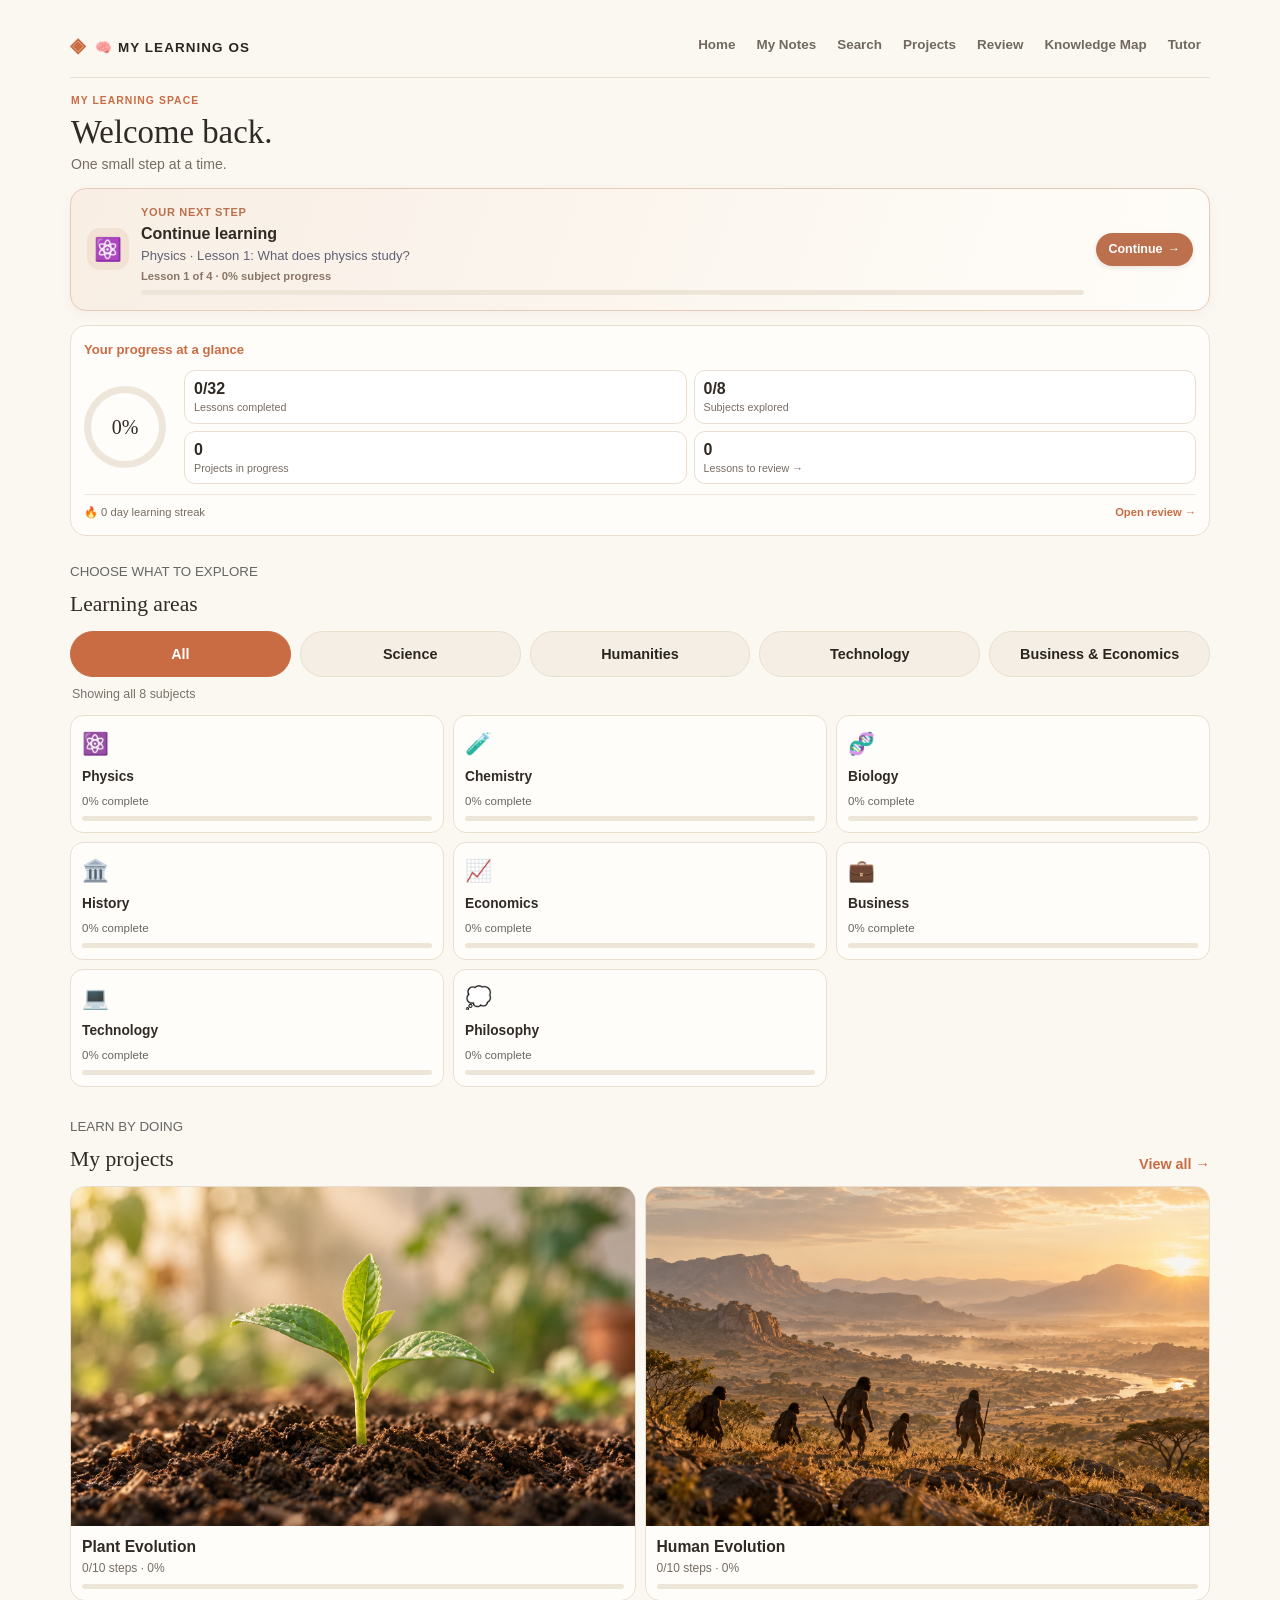
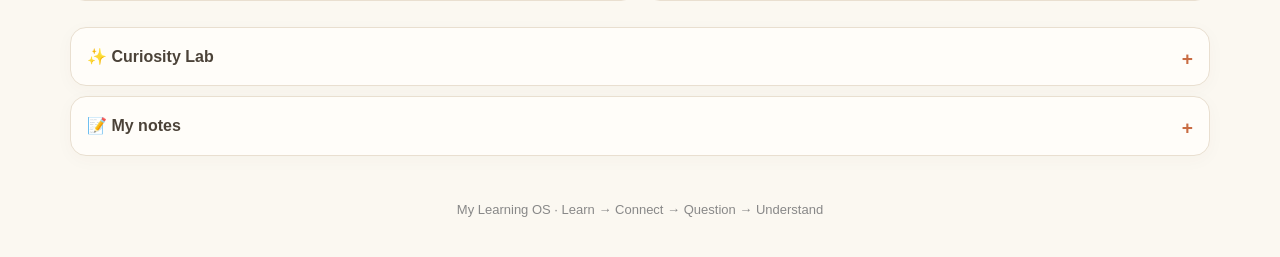
<file: index.html>
<!DOCTYPE html><html lang="en"><head><meta charset="UTF-8"><meta name="viewport" content="width=device-width,initial-scale=1.0"><meta name="theme-color" content="#fbf8f1"><meta name="apple-mobile-web-app-title" content="My Learning OS"><link rel="icon" type="image/png" href="/IMG_0224.png"><link rel="apple-touch-icon" href="/IMG_0224.png"><link rel="manifest" href="/manifest.webmanifest"><link rel="stylesheet" href="/styles.css?v=14"><title>My Learning OS</title></head><body><div class="app" id="app"></div><script src="/learning.js?v=35"></script></body></html>
</file>
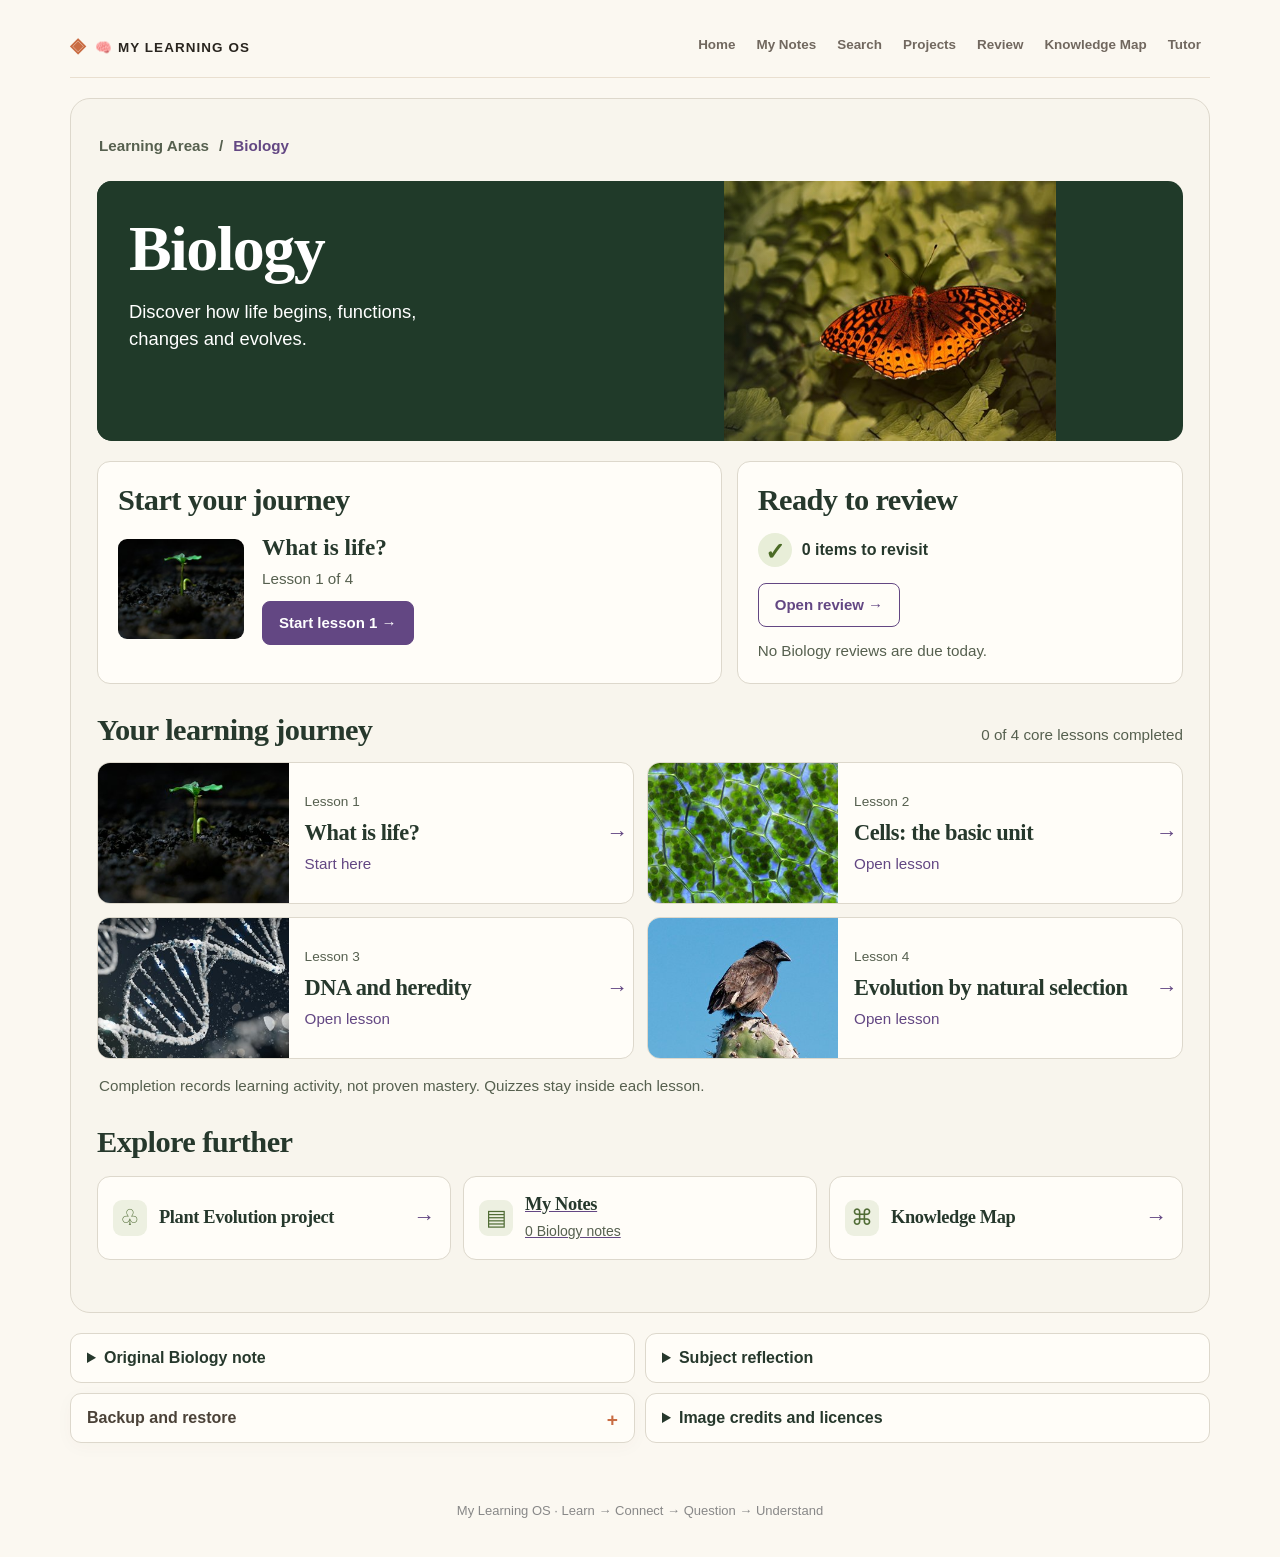
<file: subjects/biology/index.html>
<!DOCTYPE html><html lang="en"><head><meta charset="UTF-8"><meta name="viewport" content="width=device-width,initial-scale=1.0"><meta name="theme-color" content="#fbf8f1"><link rel="icon" type="image/png" href="/IMG_0224.png"><link rel="apple-touch-icon" href="/IMG_0224.png"><link rel="manifest" href="/manifest.webmanifest"><link rel="stylesheet" href="/styles.css?v=14"><title>Biology | My Learning OS</title></head><body><div class="app" id="app"></div><script src="/learning.js?v=35"></script></body></html>
</file>
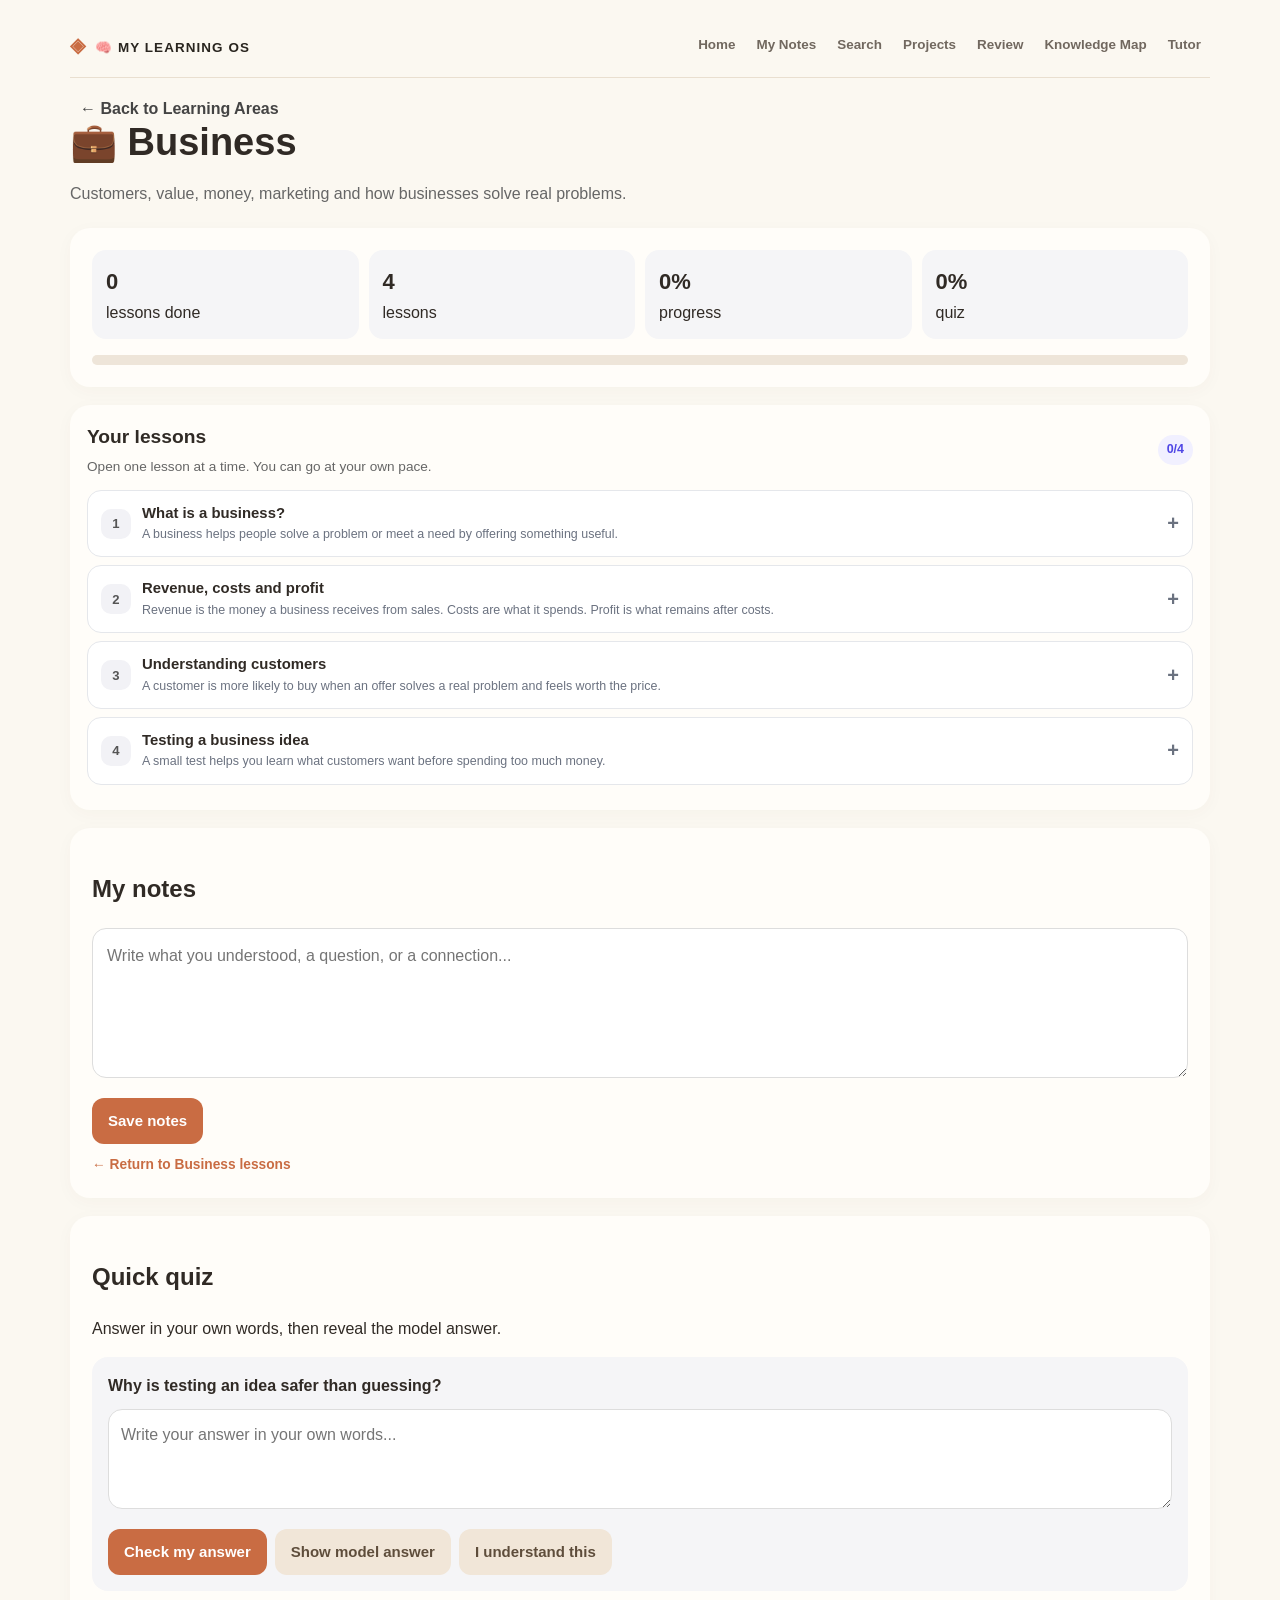
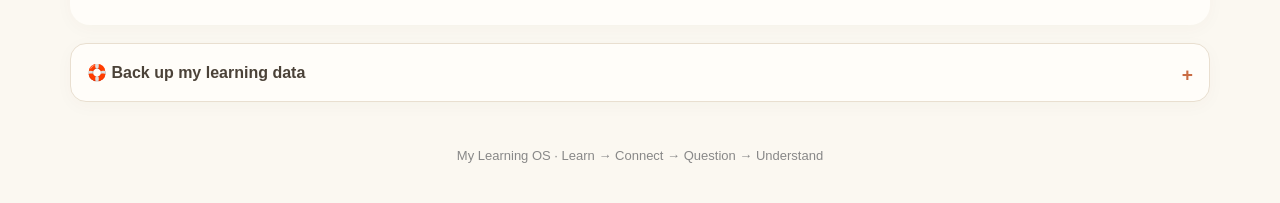
<file: subjects/business/index.html>
<!DOCTYPE html><html lang="en"><head><meta charset="UTF-8"><meta name="viewport" content="width=device-width,initial-scale=1"><link rel="stylesheet" href="/styles.css?v=14"><title>My Learning OS</title></head><body><div id="app" class="app"></div><script src="/learning.js?v=35"></script></body></html>
</file>
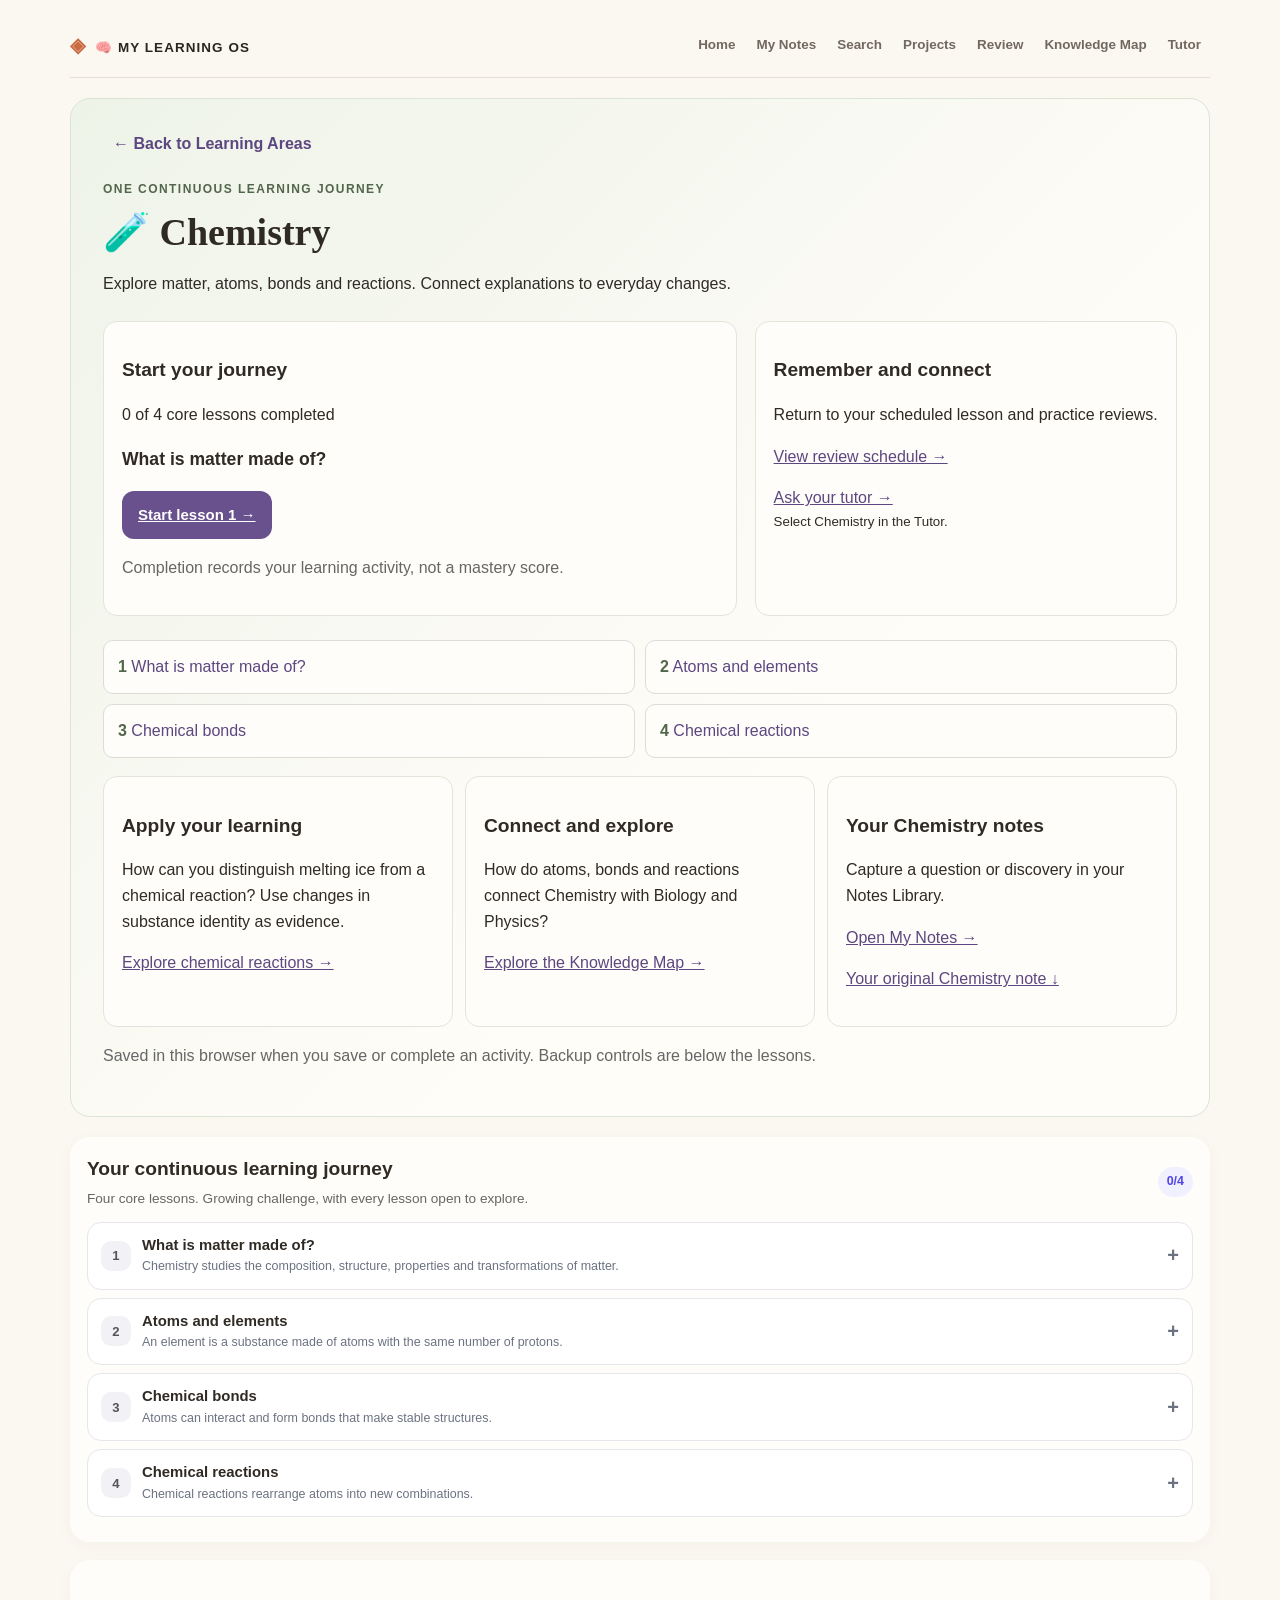
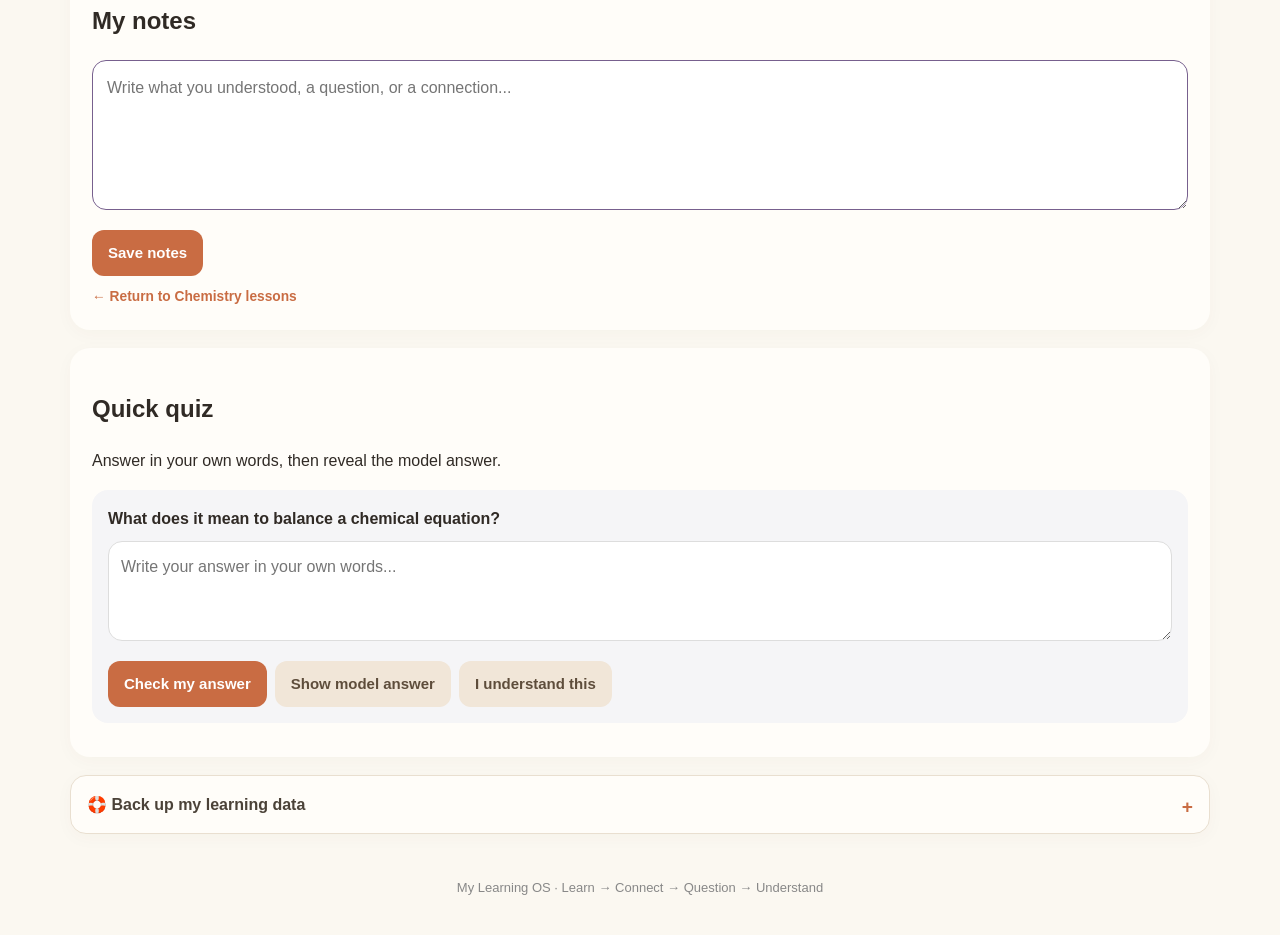
<file: subjects/chemistry/index.html>
<!DOCTYPE html><html lang="en"><head><meta charset="UTF-8"><meta name="viewport" content="width=device-width,initial-scale=1.0"><meta name="theme-color" content="#fbf8f1"><link rel="icon" type="image/png" href="/IMG_0224.png"><link rel="apple-touch-icon" href="/IMG_0224.png"><link rel="manifest" href="/manifest.webmanifest"><link rel="stylesheet" href="/styles.css?v=14"><title>Chemistry | My Learning OS</title></head><body><div class="app" id="app"></div><script src="/learning.js?v=35"></script></body></html>
</file>
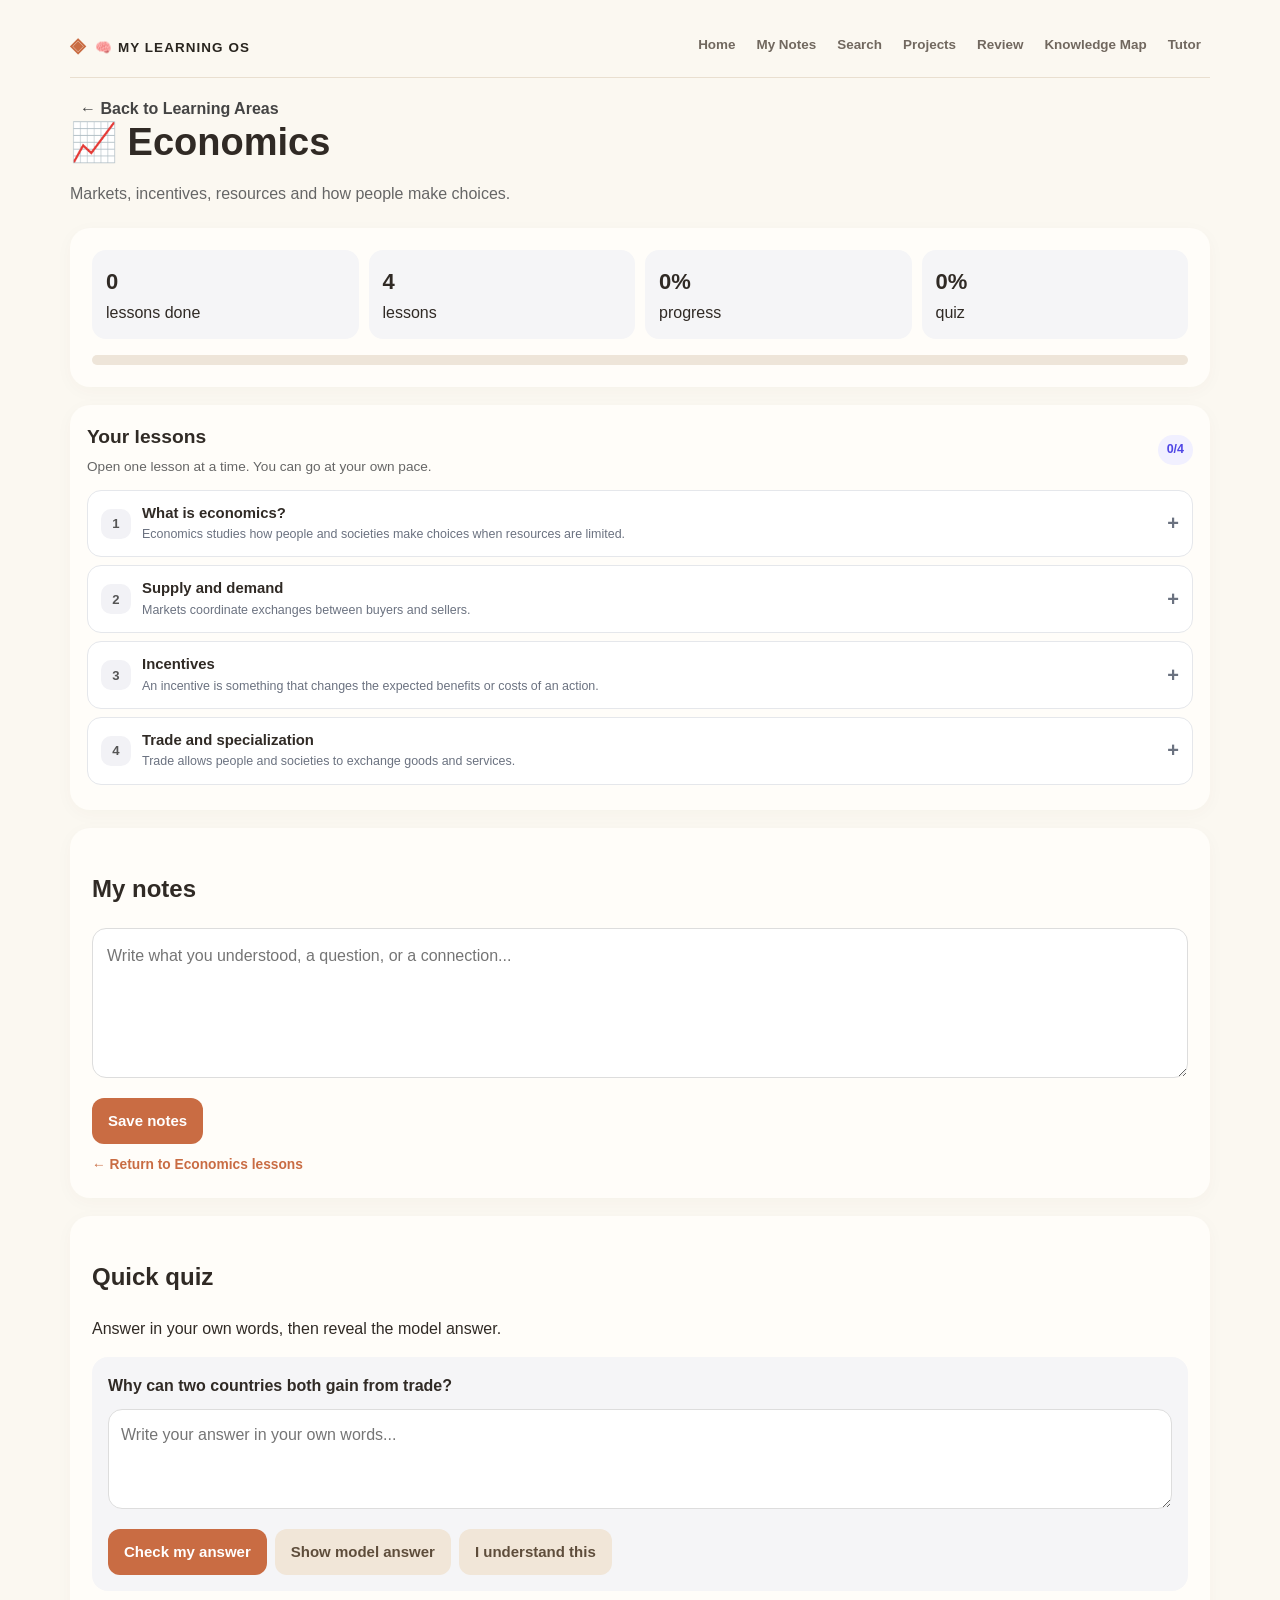
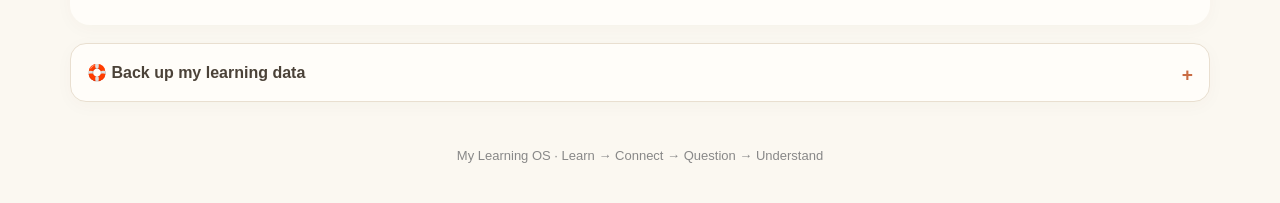
<file: subjects/economics/index.html>
<!DOCTYPE html><html lang="en"><head><meta charset="UTF-8"><meta name="viewport" content="width=device-width,initial-scale=1.0"><meta name="theme-color" content="#fbf8f1"><link rel="icon" type="image/png" href="/IMG_0224.png"><link rel="apple-touch-icon" href="/IMG_0224.png"><link rel="manifest" href="/manifest.webmanifest"><link rel="stylesheet" href="/styles.css?v=14"><title>Economics | My Learning OS</title></head><body><div class="app" id="app"></div><script src="/learning.js?v=35"></script></body></html>
</file>
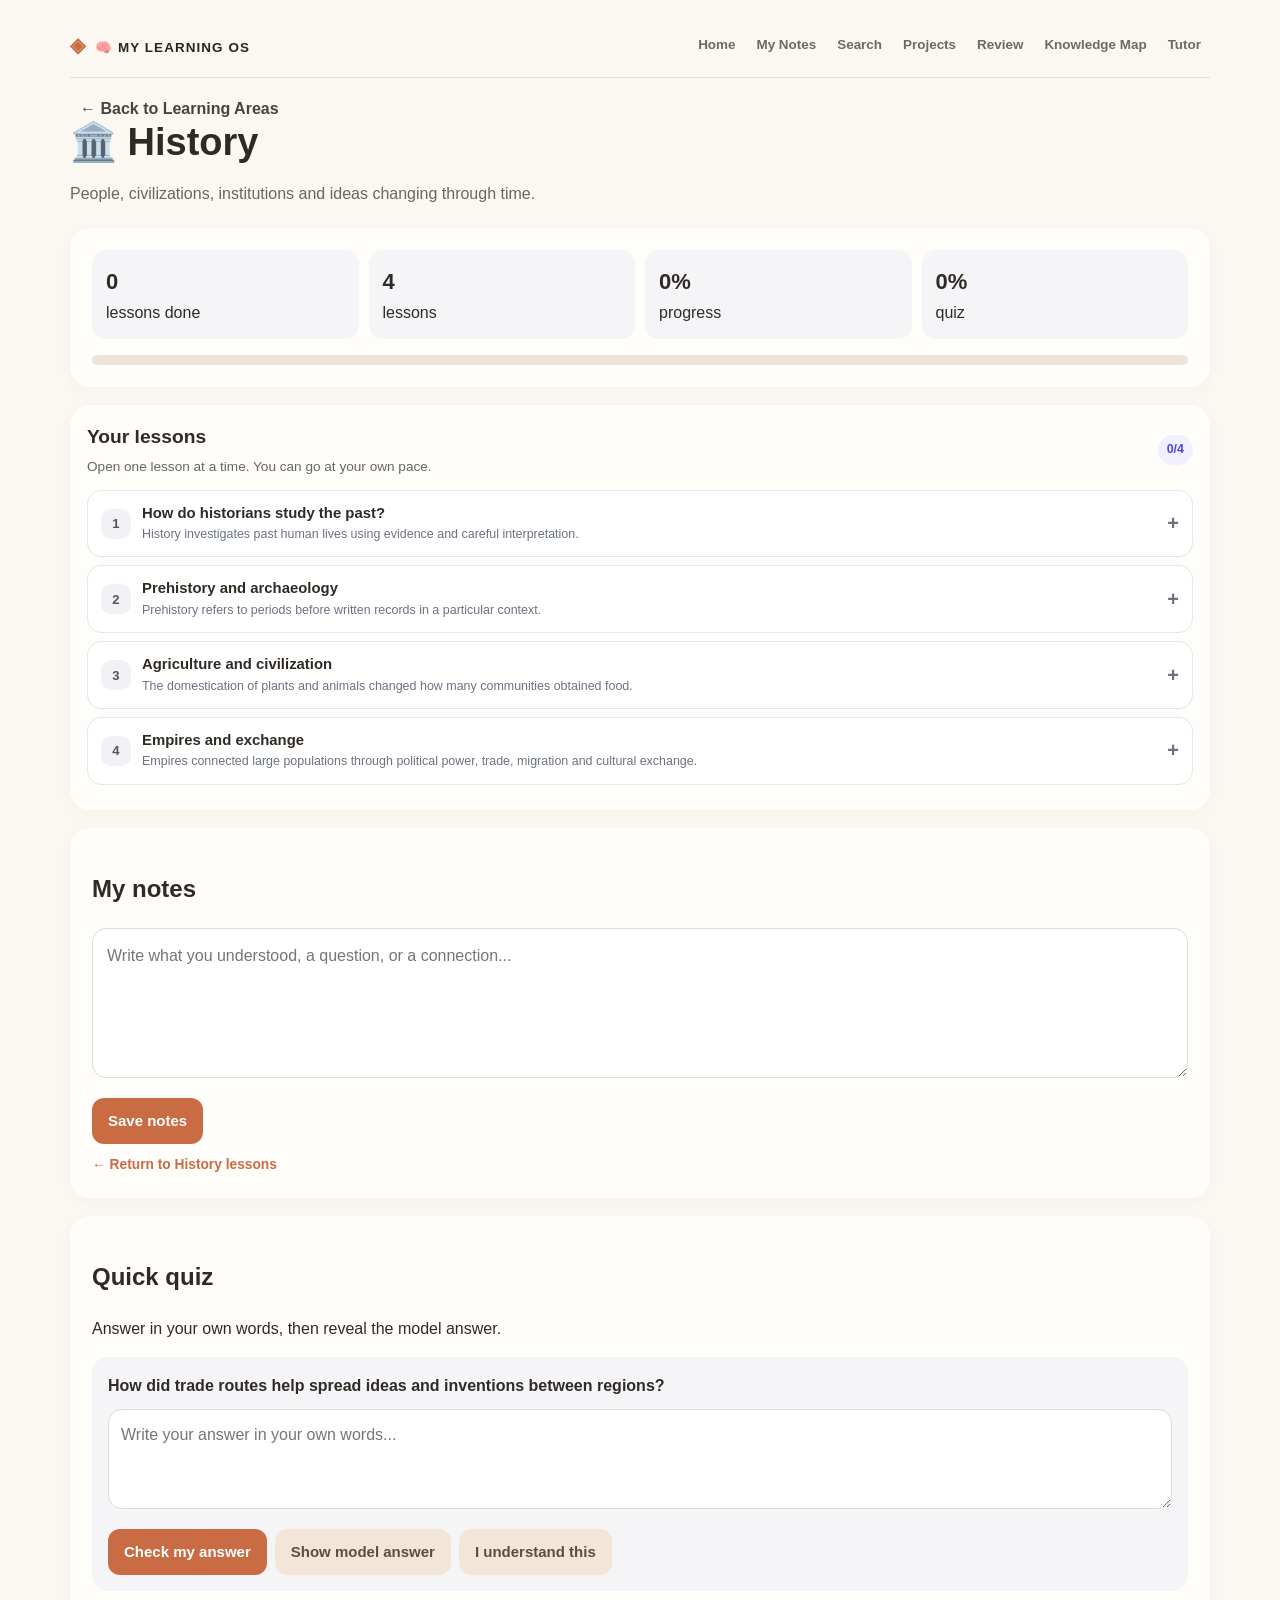
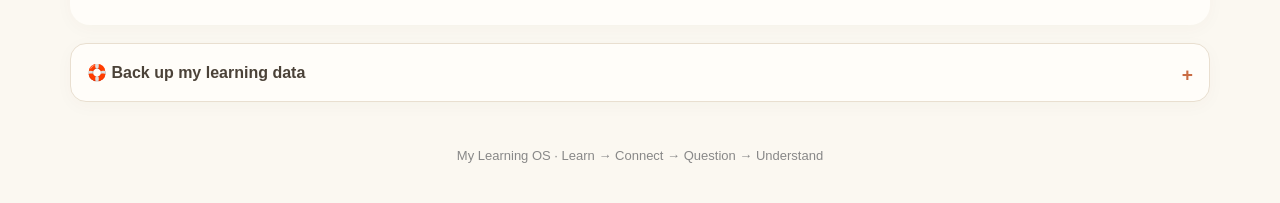
<file: subjects/history/index.html>
<!DOCTYPE html><html lang="en"><head><meta charset="UTF-8"><meta name="viewport" content="width=device-width,initial-scale=1.0"><meta name="theme-color" content="#fbf8f1"><link rel="icon" type="image/png" href="/IMG_0224.png"><link rel="apple-touch-icon" href="/IMG_0224.png"><link rel="manifest" href="/manifest.webmanifest"><link rel="stylesheet" href="/styles.css?v=14"><title>History | My Learning OS</title></head><body><div class="app" id="app"></div><script src="/learning.js?v=35"></script></body></html>
</file>
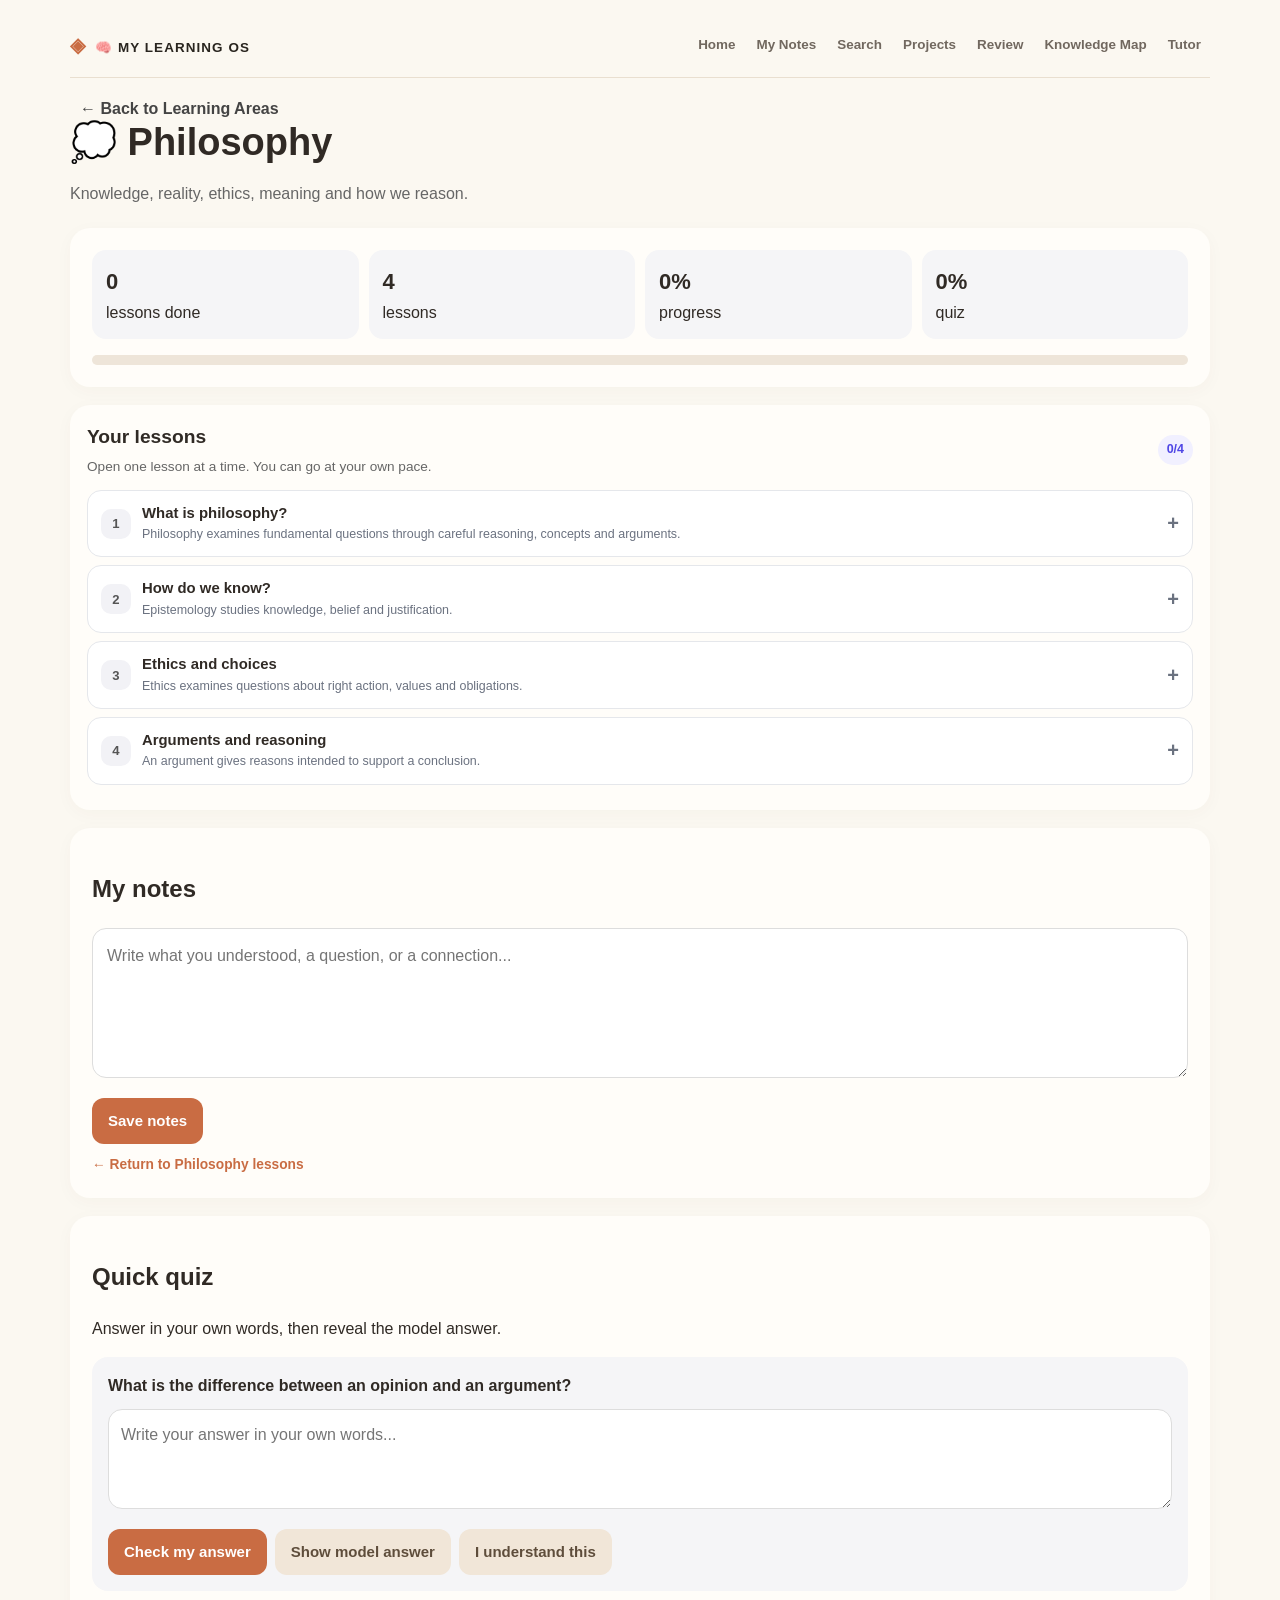
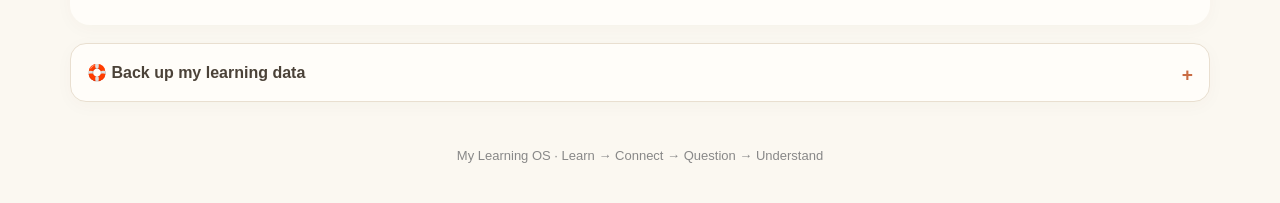
<file: subjects/philosophy/index.html>
<!DOCTYPE html><html lang="en"><head><meta charset="UTF-8"><meta name="viewport" content="width=device-width,initial-scale=1.0"><meta name="theme-color" content="#fbf8f1"><link rel="icon" type="image/png" href="/IMG_0224.png"><link rel="apple-touch-icon" href="/IMG_0224.png"><link rel="manifest" href="/manifest.webmanifest"><link rel="stylesheet" href="/styles.css?v=14"><title>Philosophy | My Learning OS</title></head><body><div class="app" id="app"></div><script src="/learning.js?v=35"></script></body></html>
</file>
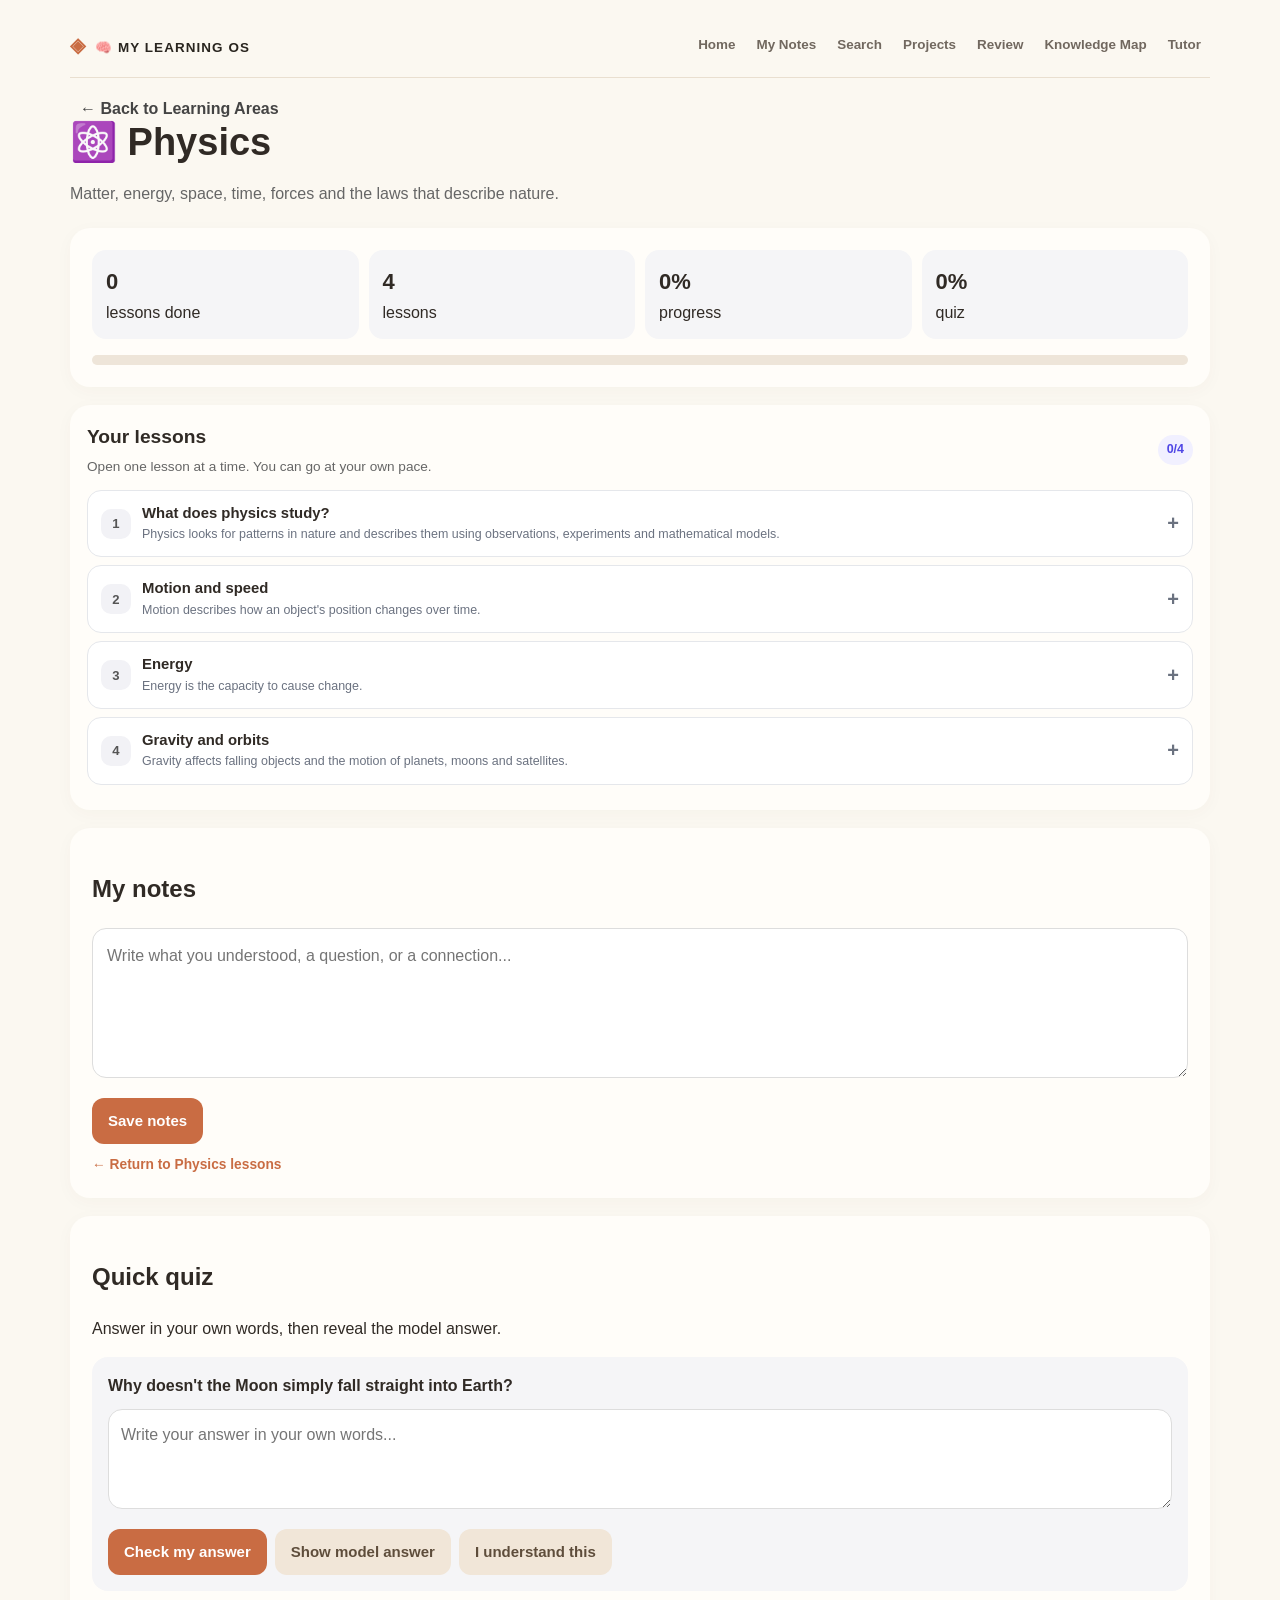
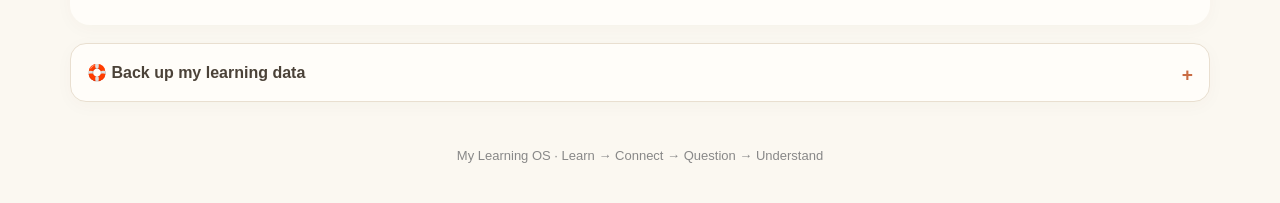
<file: subjects/physics/index.html>
<!DOCTYPE html><html lang="en"><head><meta charset="UTF-8"><meta name="viewport" content="width=device-width,initial-scale=1.0"><meta name="theme-color" content="#fbf8f1"><link rel="icon" type="image/png" href="/IMG_0224.png"><link rel="apple-touch-icon" href="/IMG_0224.png"><link rel="manifest" href="/manifest.webmanifest"><link rel="stylesheet" href="/styles.css?v=14"><title>Physics | My Learning OS</title></head><body><div class="app" id="app"></div><script src="/learning.js?v=35"></script></body></html>
</file>
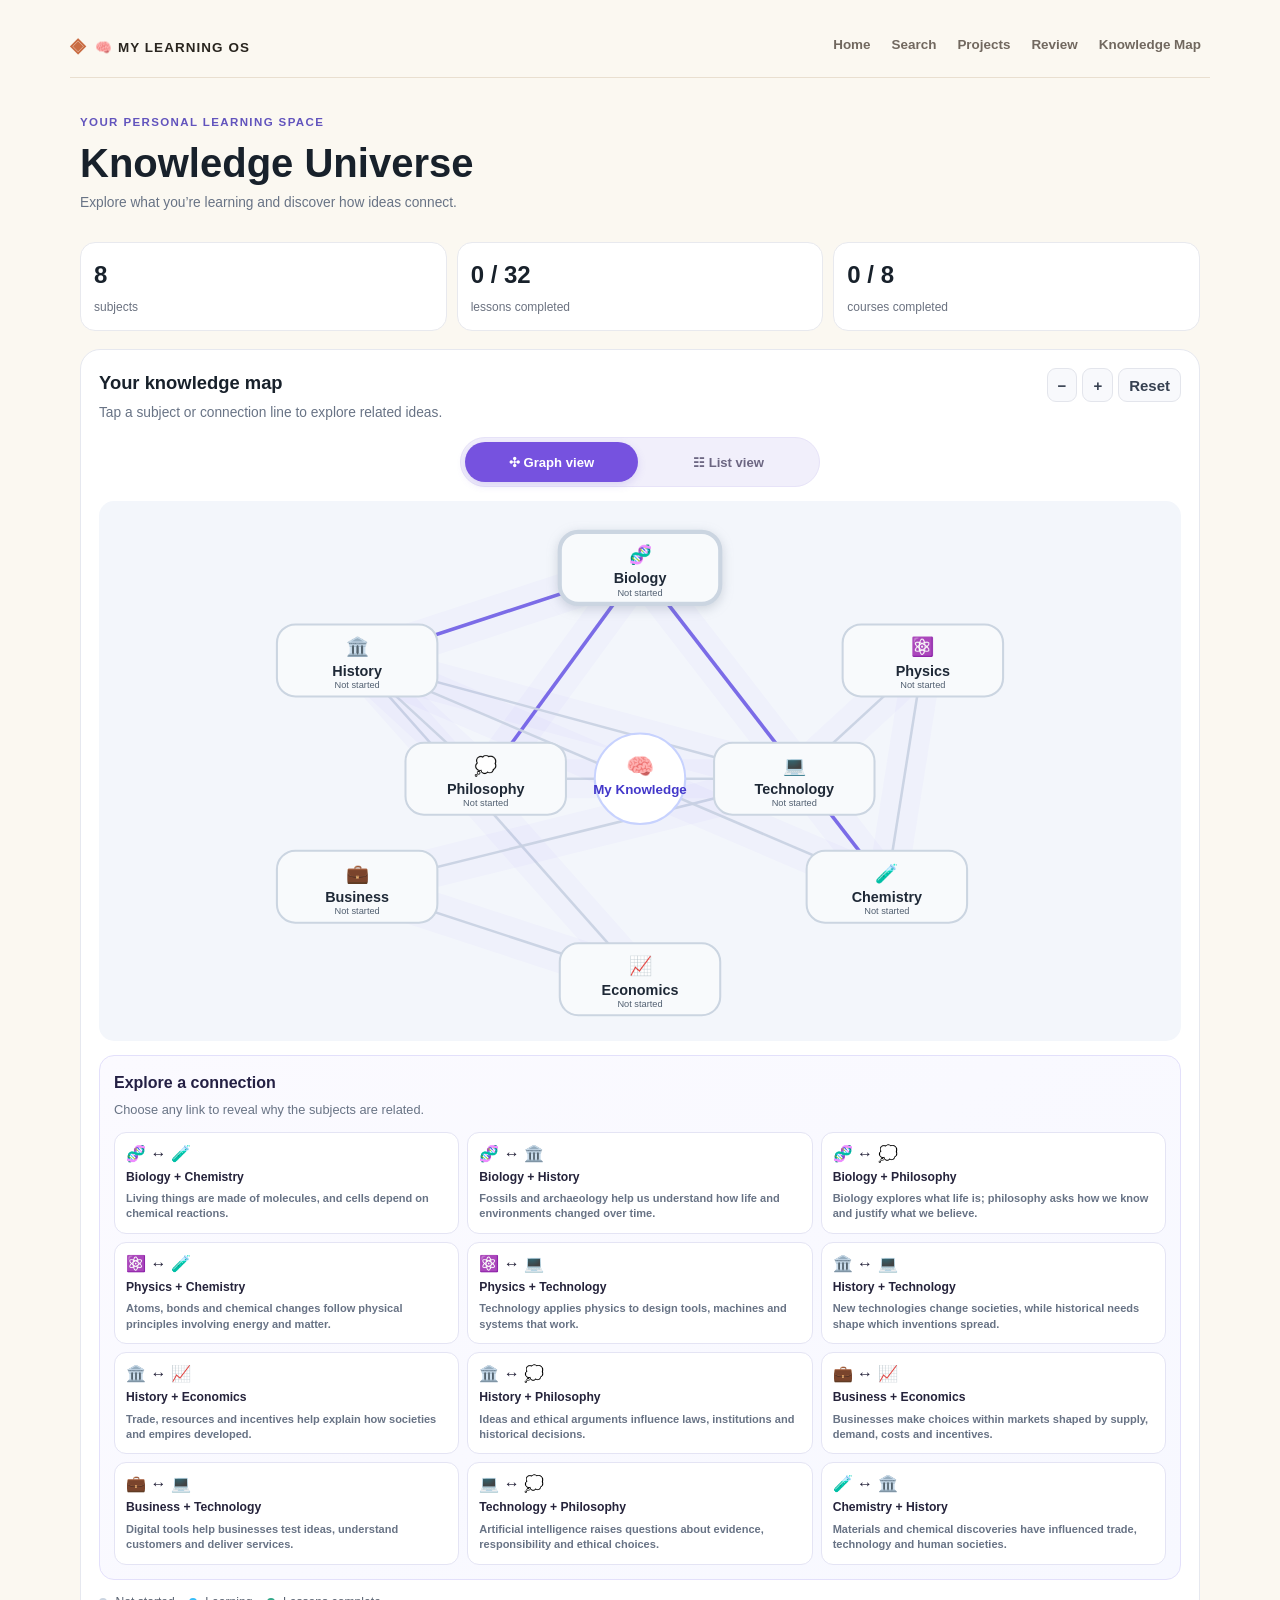
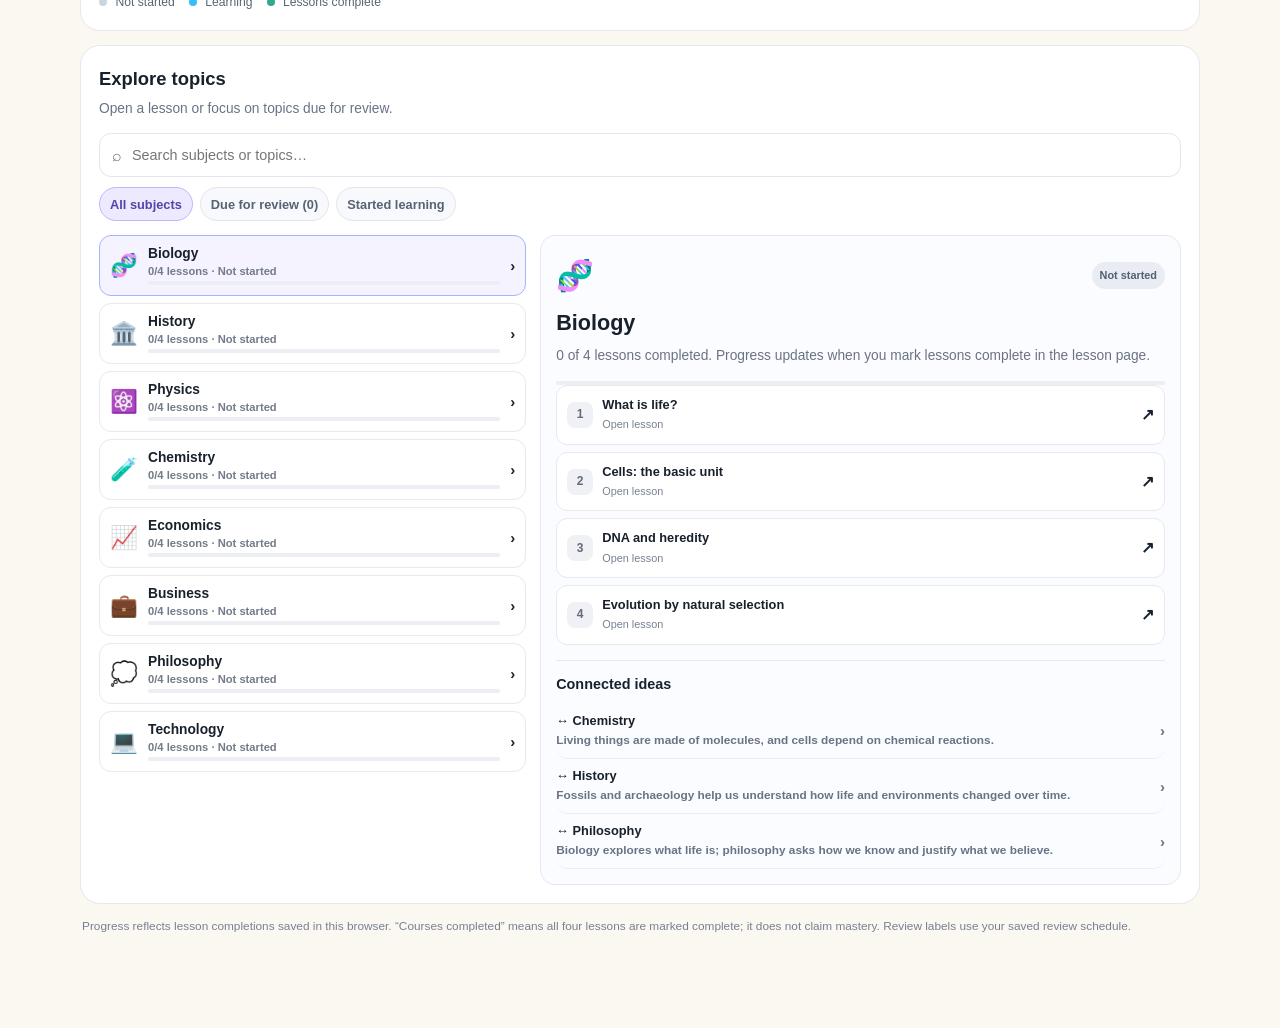
<file: knowledge.html>
<!DOCTYPE html><html lang="en"><head><meta charset="UTF-8"><meta name="viewport" content="width=device-width,initial-scale=1.0"><meta name="theme-color" content="#fbf8f1"><link rel="icon" type="image/png" href="/IMG_0224.png"><link rel="apple-touch-icon" href="/IMG_0224.png"><link rel="manifest" href="/manifest.webmanifest"><link rel="stylesheet" href="/styles.css?v=14"><link rel="stylesheet" href="/knowledge-map.css?v=8"><title>Knowledge Universe | My Learning OS</title></head><body><div class="app" id="app"></div><script src="/knowledge-map.js?v=8"></script></body></html>
</file>
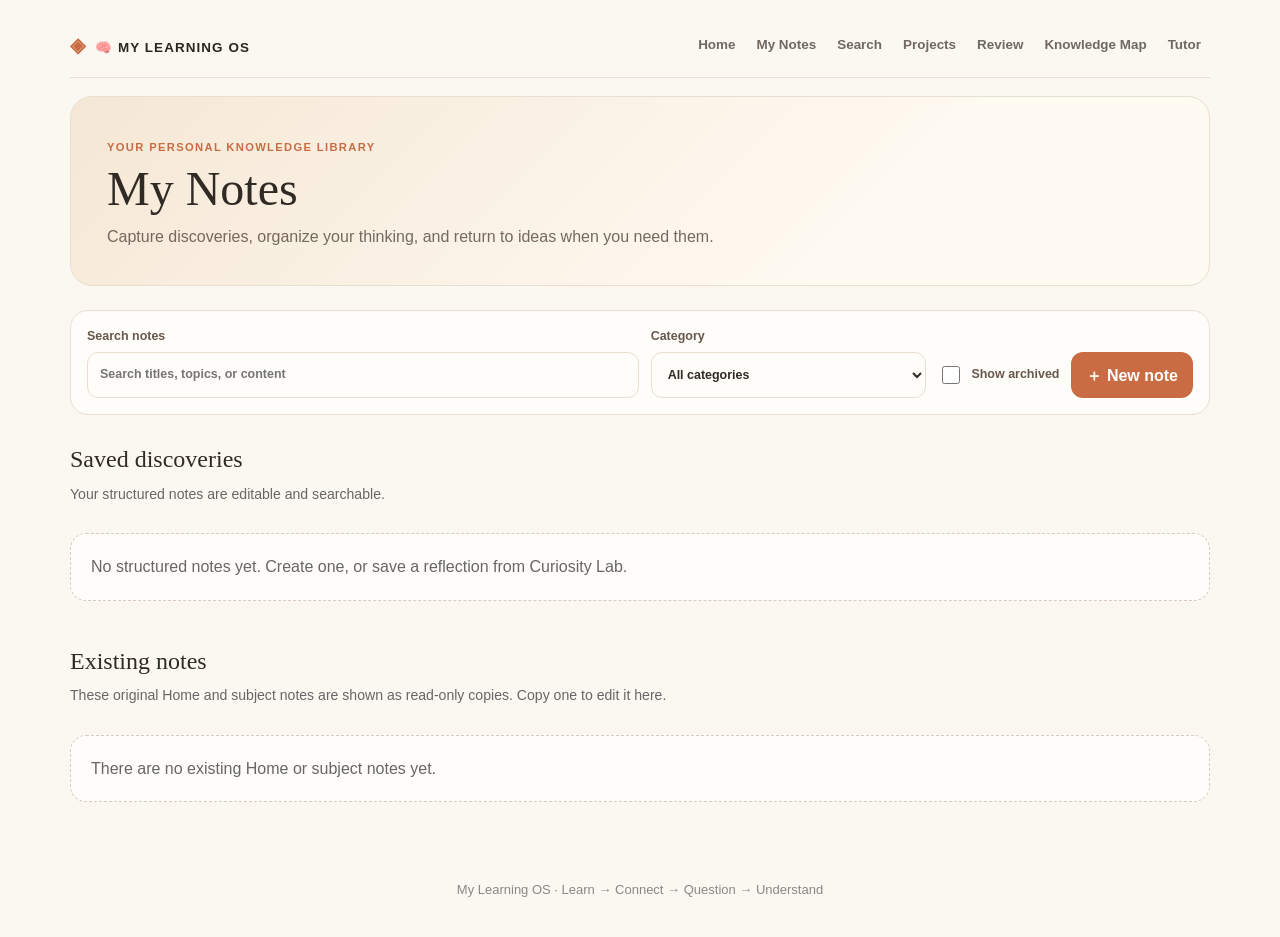
<file: notes.html>
<!DOCTYPE html><html lang="en"><head><meta charset="UTF-8"><meta name="viewport" content="width=device-width,initial-scale=1.0"><meta name="theme-color" content="#fbf8f1"><meta name="apple-mobile-web-app-title" content="My Learning OS"><link rel="icon" type="image/png" href="/IMG_0224.png"><link rel="apple-touch-icon" href="/IMG_0224.png"><link rel="manifest" href="/manifest.webmanifest"><link rel="stylesheet" href="/styles.css?v=14"><title>My Notes | My Learning OS</title></head><body><div class="app" id="app"></div><script src="/learning.js?v=35"></script></body></html>
</file>
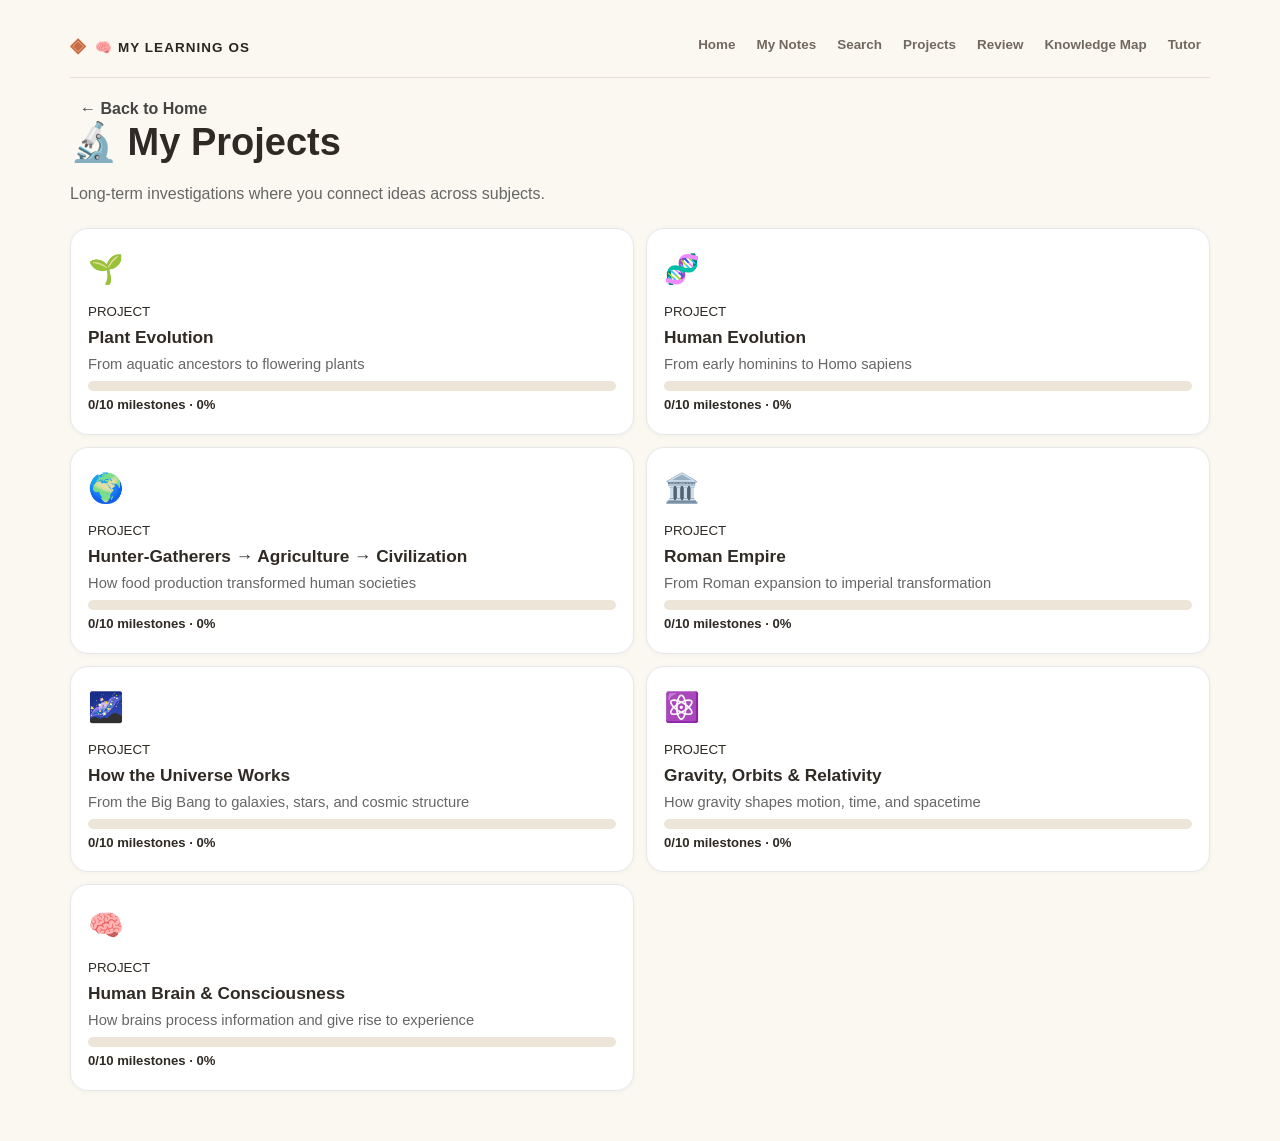
<file: projects.html>
<!DOCTYPE html><html lang="en"><head><meta charset="UTF-8"><meta name="viewport" content="width=device-width,initial-scale=1.0"><meta name="theme-color" content="#fbf8f1"><meta name="apple-mobile-web-app-title" content="My Learning OS"><link rel="icon" type="image/png" href="/IMG_0224.png"><link rel="apple-touch-icon" href="/IMG_0224.png"><link rel="manifest" href="/manifest.webmanifest"><link rel="stylesheet" href="/styles.css?v=14"><title>Projects | My Learning OS</title></head><body><div class="app" id="app"></div><script src="/learning.js?v=35"></script></body></html>
</file>
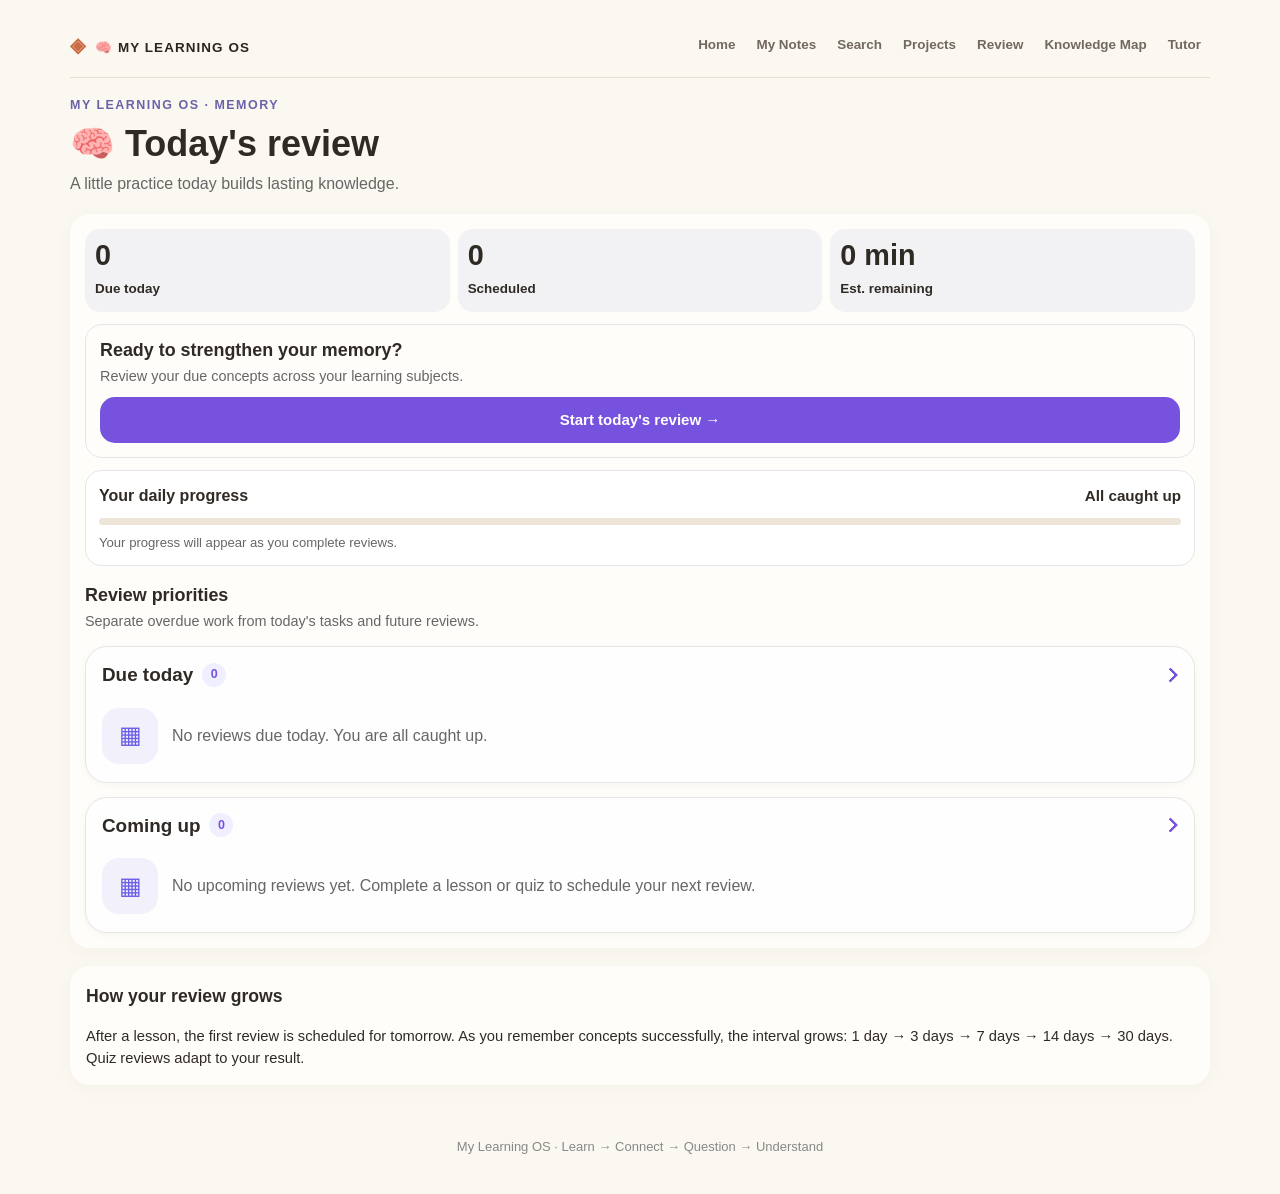
<file: review.html>
<!DOCTYPE html><html lang="en"><head><meta charset="UTF-8"><meta name="viewport" content="width=device-width,initial-scale=1.0"><meta name="theme-color" content="#fbf8f1"><link rel="icon" type="image/png" href="/IMG_0224.png"><link rel="apple-touch-icon" href="/IMG_0224.png"><link rel="manifest" href="/manifest.webmanifest"><link rel="stylesheet" href="/styles.css?v=14"><title>Review | My Learning OS</title></head><body><div class="app" id="app"></div><script src="/learning.js?v=35"></script></body></html>
</file>
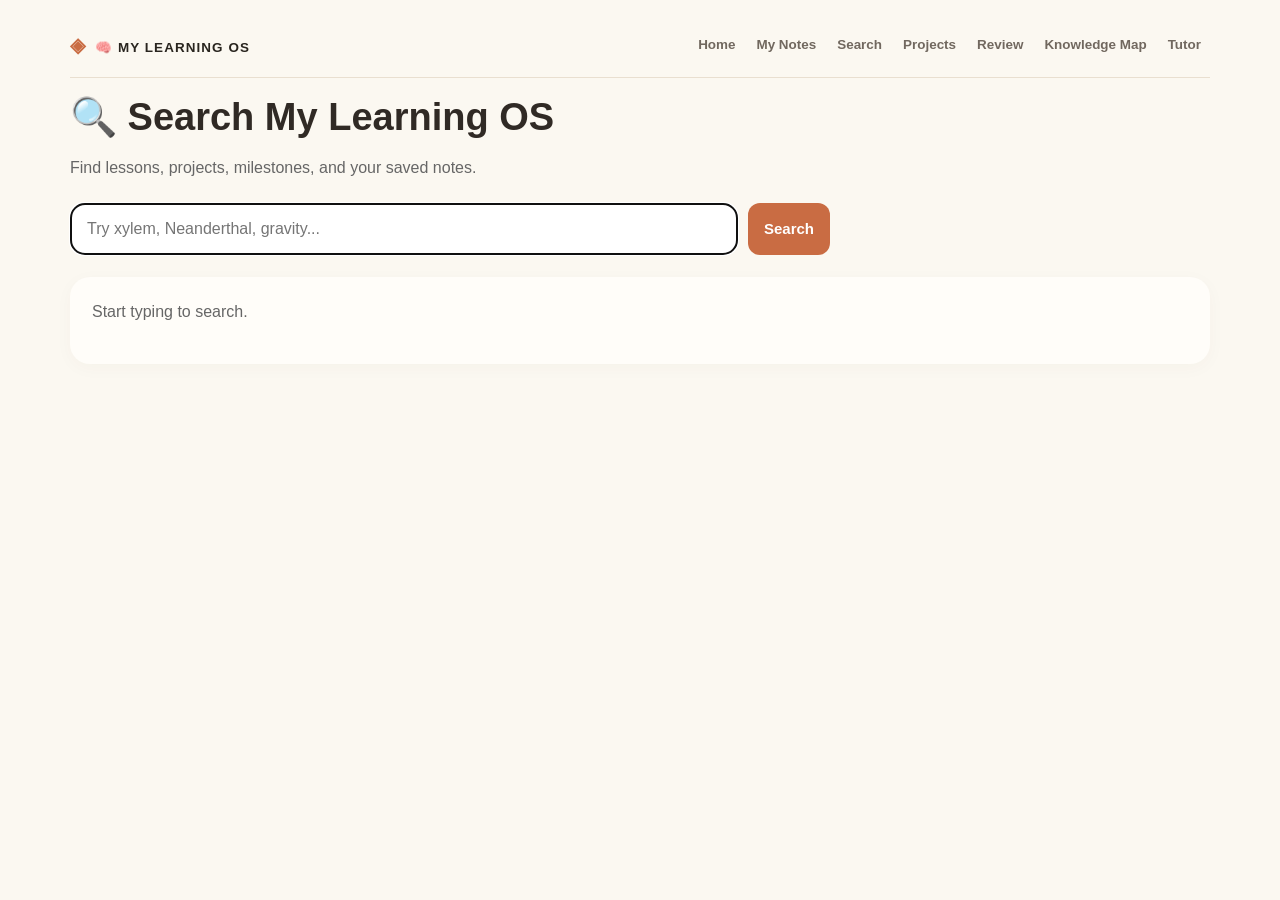
<file: search.html>
<!DOCTYPE html><html lang="en"><head><meta charset="UTF-8"><meta name="viewport" content="width=device-width,initial-scale=1.0"><meta name="theme-color" content="#fbf8f1"><meta name="apple-mobile-web-app-title" content="My Learning OS"><link rel="icon" type="image/png" href="/IMG_0224.png"><link rel="apple-touch-icon" href="/IMG_0224.png"><link rel="manifest" href="/manifest.webmanifest"><link rel="stylesheet" href="/styles.css?v=14"><title>Search | My Learning OS</title></head><body><div class="app" id="app"></div><script src="/learning.js?v=35"></script></body></html>
</file>
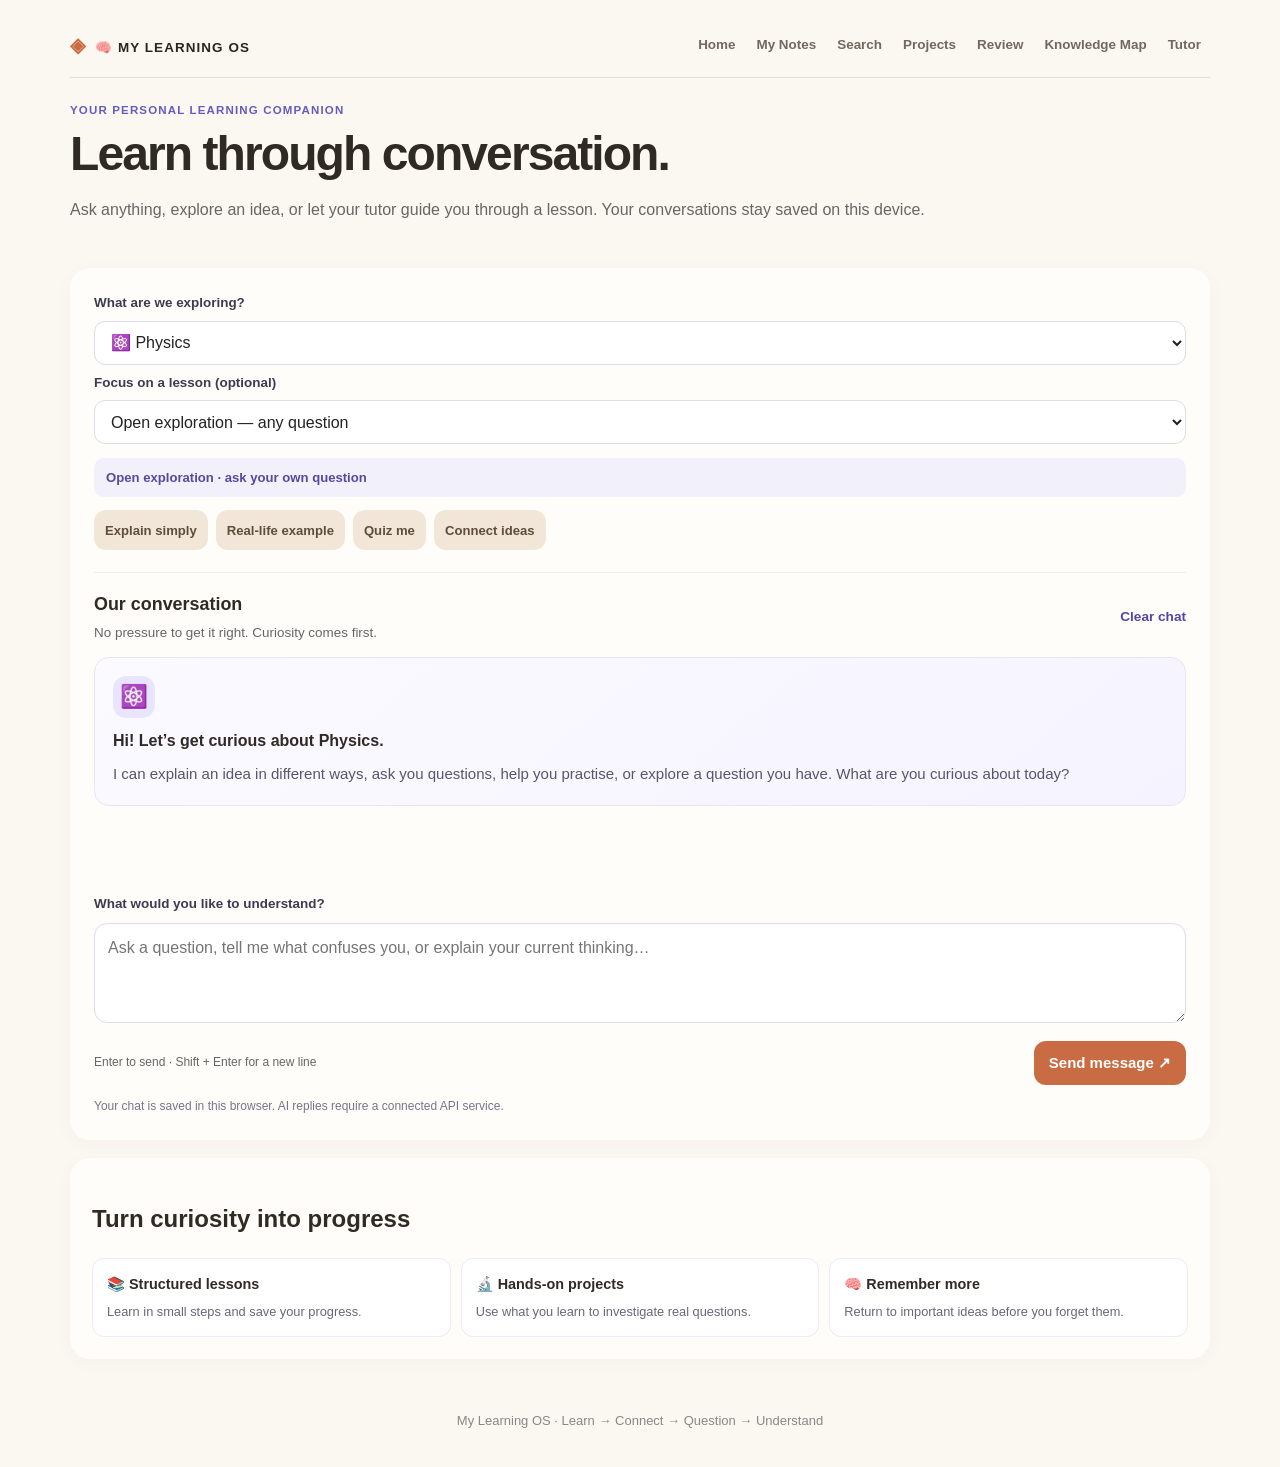
<file: tutor.html>
<!DOCTYPE html><html lang="en"><head><meta charset="UTF-8"><meta name="viewport" content="width=device-width,initial-scale=1.0"><meta name="theme-color" content="#fbf8f1"><link rel="icon" type="image/png" href="/IMG_0224.png"><link rel="apple-touch-icon" href="/IMG_0224.png"><link rel="manifest" href="/manifest.webmanifest"><link rel="stylesheet" href="/styles.css?v=14"><title>My Tutor | My Learning OS</title></head><body><div class="app" id="app"></div><script src="/learning.js?v=35"></script></body></html>
</file>
<file: styles.css>
*{box-sizing:border-box}body{margin:0;font-family:-apple-system,BlinkMacSystemFont,"Segoe UI",sans-serif;background:#f5f5f7;color:#111;line-height:1.6}.app{max-width:960px;margin:auto;padding:22px}.topbar{display:flex;justify-content:space-between;align-items:center;gap:16px;margin-bottom:24px}.brand{font-weight:800;color:#111;text-decoration:none}.nav{display:flex;gap:8px;flex-wrap:wrap}.nav a,.back{color:#444;text-decoration:none;font-weight:650;padding:8px 10px;border-radius:10px}.nav a:hover,.back:hover{background:#e9e9ed}.hero{margin-bottom:22px}.hero h1{font-size:38px;line-height:1.15;margin:0 0 8px}.muted{color:#666}.panel{background:#fff;border-radius:20px;padding:22px;margin:18px 0;box-shadow:0 2px 12px rgba(0,0,0,.05)}.dark{background:#111;color:#fff}.dark .muted{color:#ccc}.button,button{border:0;border-radius:12px;padding:12px 16px;background:#111;color:#fff;font-size:15px;font-weight:700;cursor:pointer;min-height:46px}.button.light,.dark .button{background:#fff;color:#111}.button.secondary{background:#e9e9ed;color:#111}.button:disabled{opacity:.5;cursor:default}.grid{display:grid;grid-template-columns:repeat(2,minmax(0,1fr));gap:14px}.card{background:#fff;border-radius:18px;padding:18px;color:inherit;text-decoration:none;box-shadow:0 2px 10px rgba(0,0,0,.05);display:block}.card:hover{transform:translateY(-1px)}.card h3{margin:6px 0}.icon{font-size:28px}.bar{height:10px;background:#e4e4e8;border-radius:99px;overflow:hidden}.bar>div{height:100%;background:#4f46e5;border-radius:99px;transition:width .25s}.stats{display:grid;grid-template-columns:repeat(4,1fr);gap:10px}.stat{background:#f5f5f7;border-radius:14px;padding:14px}.stat strong{display:block;font-size:22px}.lesson{border:1px solid #e3e3e7;border-radius:16px;padding:16px;margin:12px 0}.lesson.active{border-color:#4f46e5}.lesson h3{margin:0 0 6px}.lesson-body{display:none}.lesson.active .lesson-body{display:block}.lesson-actions{display:flex;gap:8px;flex-wrap:wrap;margin-top:12px}textarea,input{font:inherit}.note{width:100%;min-height:150px;border:1px solid #ddd;border-radius:14px;padding:14px;resize:vertical}.question{background:#f5f5f7;border-radius:16px;padding:16px;margin:12px 0}.answer{width:100%;min-height:100px;border:1px solid #ddd;border-radius:14px;padding:12px;margin-top:10px}.feedback{margin-top:10px;font-weight:650}.chips{display:flex;gap:8px;flex-wrap:wrap}.chip{background:#eeeef2;border-radius:99px;padding:7px 10px;font-size:13px}.map{display:grid;grid-template-columns:repeat(3,1fr);gap:12px;align-items:center}.node{background:#fff;border:2px solid #e1e1e6;border-radius:16px;padding:16px;text-align:center;font-weight:750}.arrow{text-align:center;font-size:24px;color:#777}footer{text-align:center;color:#888;padding:34px 0 14px;font-size:13px}.empty{padding:20px;background:#fff;border-radius:16px;color:#666}@media(max-width:650px){.app{padding:16px}.hero h1{font-size:30px}.grid{grid-template-columns:1fr}.stats{grid-template-columns:repeat(2,1fr)}.map{grid-template-columns:1fr}.arrow{transform:rotate(90deg)}}
.dashboard-grid{display:grid;grid-template-columns:repeat(2,minmax(0,1fr));gap:14px}.big-number{font-size:42px;font-weight:800;line-height:1;margin:10px 0}.connection-grid{display:grid;grid-template-columns:repeat(2,minmax(0,1fr));gap:12px}.connection{border:1px solid #ddd;border-radius:16px;padding:16px;background:#f7f7f9;text-align:left;cursor:pointer;font:inherit}.connection strong,.connection span{display:block}.connection span{color:#666;margin-top:4px}.connection-detail{margin-top:14px;padding:16px;border-radius:16px;background:#f5f5f7}.map-modern .node{min-height:100px;display:flex;flex-direction:column;justify-content:center}.review-summary{display:grid;grid-template-columns:repeat(3,1fr);gap:10px}.review-summary>div{background:#f5f5f7;border-radius:14px;padding:14px}.review-summary strong{display:block;font-size:24px}.review-card{display:flex;justify-content:space-between;gap:16px;align-items:center;border:1px solid #e2e2e6;border-radius:16px;padding:16px;margin:10px 0}.review-card h3{margin:4px 0}.review-prompt{margin-top:14px;padding:14px;border-radius:14px;background:#f0efff;border:1px solid #d8d5ff}.tutor-grid{display:grid;grid-template-columns:repeat(2,minmax(0,1fr));gap:12px}.tutor-choice{display:flex;flex-direction:column;gap:5px;text-align:left;cursor:pointer}.tutor-choice .icon{font-size:30px}
@media(max-width:650px){.dashboard-grid,.connection-grid,.tutor-grid{grid-template-columns:1fr}.review-card{flex-direction:column;align-items:flex-start}.review-summary{grid-template-columns:1fr}.review-card .button{width:100%;text-align:center}}
.learning-status{display:grid;grid-template-columns:repeat(4,1fr);gap:10px}.learning-status>div{background:#f5f5f7;border-radius:14px;padding:14px}.learning-status strong{display:block;font-size:22px}.learning-status span{color:#666;font-size:14px}.review-scheduled{margin-top:14px;padding:14px;border-radius:14px;background:#eef7f1;border:1px solid #cfe7d7}.review-scheduled strong{color:#245c39}@media(max-width:650px){.learning-status{grid-template-columns:repeat(2,1fr)}}
.search-wrap{position:relative;max-width:680px;margin-top:18px}.search-input{width:100%;min-height:52px;border:1px solid #ddd;border-radius:14px;padding:0 16px;background:#fff;font-size:16px}.search-results{position:relative;margin-top:8px;z-index:5}.search-result{display:block;background:#fff;border:1px solid #e1e1e6;border-radius:12px;padding:12px 14px;margin:6px 0;color:inherit;text-decoration:none;box-shadow:0 2px 8px rgba(0,0,0,.04)}.search-result span{display:block;color:#666;margin-top:2px}.goal-buttons{display:flex;gap:8px;margin:12px 0}.goal-buttons .button{min-width:48px;padding:8px 12px}@media(max-width:650px){.search-wrap{max-width:none}}

/* Curiosity Lab */
.curiosity-panel{overflow:hidden}
.curiosity-head{display:flex;justify-content:space-between;gap:24px;align-items:flex-start}
.curiosity-head h2{margin:.35rem 0 .5rem}
.curiosity-spark{font-size:2.5rem;line-height:1}
.curiosity-card{margin-top:20px;padding:28px;border:1px solid var(--garden-line,#e9dfd0);border-radius:24px;background:linear-gradient(135deg,#f8eee2,#fffdf9 72%)}
.curiosity-meta{display:inline-flex;padding:7px 11px;border-radius:999px;background:var(--garden-peach,#f3e3cf);color:#945333;font-weight:700;font-size:.85rem}
.curiosity-question{font-size:clamp(1.45rem,3vw,2rem);font-weight:800;line-height:1.25;margin:20px 0}
.curiosity-clue{display:none;padding:14px 16px;border-radius:14px;background:#fffdf9;border:1px solid var(--garden-line,#e9dfd0);color:#51483e;margin-bottom:18px}
.curiosity-clue.visible{display:block}
.curiosity-actions{display:flex;flex-wrap:wrap;gap:10px}
.notes-return{margin:10px 0 0;font-size:.86rem;color:var(--garden-muted,#797269)}
.notes-return a{color:var(--garden-clay,#c96c43);font-weight:700;text-decoration:none}
.notes-return a:hover,.notes-return a:focus{text-decoration:underline}
@media(max-width:600px){.curiosity-card{padding:20px}.curiosity-actions>*{width:100%;text-align:center}.curiosity-spark{font-size:2rem}}


/* Projects */
.project-home-card{display:flex;justify-content:space-between;align-items:center;gap:20px}
.project-hero{display:flex;gap:24px;align-items:flex-start;padding:32px;border-radius:28px;margin:24px 0;background:linear-gradient(135deg,rgba(34,197,94,.12),rgba(79,70,229,.08));border:1px solid rgba(34,197,94,.14)}
.project-icon{font-size:4rem;line-height:1}
.project-hero h2{margin:.25rem 0 .5rem;font-size:2rem}
.project-progress-head{display:flex;justify-content:space-between;align-items:flex-start;gap:20px}
.project-progress-head>strong{font-size:2rem}
.project-steps{display:grid;gap:12px}
.project-step{display:flex;gap:14px;text-align:left;width:100%;padding:18px;border:1px solid #e5e7eb;border-radius:18px;background:#fff;cursor:pointer}
.project-step:hover{transform:translateY(-1px)}
.project-step.done{background:#f0fdf4;border-color:#bbf7d0}
.project-check{font-size:1.3rem;font-weight:800;min-width:24px}
.project-step strong,.project-step small,.project-step em{display:block}
.project-step small{margin-top:6px;color:#6b7280;line-height:1.5}
.project-step em{margin-top:8px;color:#4f46e5;font-style:normal;font-size:.9rem}
.project-notes{min-height:180px}
@media(max-width:600px){.project-home-card{align-items:flex-start;flex-direction:column}.project-hero{padding:24px;flex-direction:column}.project-icon{font-size:3rem}.project-step{padding:15px}}


.project-grid{display:grid;grid-template-columns:repeat(2,minmax(0,1fr));gap:18px;margin:24px 0 40px}
.project-card{display:block;padding:24px;border:1px solid #e5e7eb;border-radius:24px;background:#fff;text-decoration:none;color:inherit;transition:transform .15s,box-shadow .15s}
.project-card:hover{transform:translateY(-2px);box-shadow:0 10px 30px rgba(0,0,0,.08)}
.project-card-icon{font-size:2.7rem;margin-bottom:12px}
.project-card h2{margin:.3rem 0 .5rem}
.project-card strong{font-size:.9rem}
@media(max-width:700px){.project-grid{grid-template-columns:1fr}}

.global-search{display:flex;gap:10px;margin-top:22px;max-width:760px}.global-search .search-input{flex:1}.global-results{display:grid;gap:10px;margin-top:18px}.global-result{display:flex;gap:14px;padding:18px;border:1px solid #e5e7eb;border-radius:18px;background:#fff;text-decoration:none;color:inherit}.global-result-icon{font-size:1.6rem}.global-result small,.global-result strong,.global-result p{display:block}.global-result p{color:#6b7280}.global-result b{margin-left:auto}@media(max-width:600px){.global-search{flex-direction:column}.global-search .button{width:100%}}


/* Calm, compact project layout */
.project-grid{gap:12px;margin:16px 0 28px}
.project-card{padding:17px;border-radius:18px;box-shadow:0 1px 5px rgba(0,0,0,.035)}
.project-card-icon{font-size:1.8rem;margin-bottom:6px}
.project-card h2{font-size:1.08rem;line-height:1.3;margin:.15rem 0 .35rem}
.project-card p{margin:.35rem 0;color:#666;font-size:.92rem;line-height:1.45}
.project-card strong{font-size:.82rem}
.project-home-card{gap:12px}
.project-hero{gap:16px;padding:22px;border-radius:20px;margin:16px 0}
.project-icon{font-size:2.6rem}
.project-hero h2{font-size:1.45rem}
.project-progress-head>strong{font-size:1.5rem}
.project-steps{gap:8px}
.project-step{gap:10px;padding:13px 14px;border-radius:14px}
.project-step small{margin-top:3px}
.project-step em{margin-top:5px}
@media(max-width:700px){
  .project-grid{grid-template-columns:repeat(2,minmax(0,1fr));gap:10px;margin:14px 0 24px}
  .project-card{padding:13px;border-radius:15px}
  .project-card-icon{font-size:1.55rem;margin-bottom:4px}
  .project-card h2{font-size:1rem}
  .project-card p{font-size:.84rem}
}
@media(max-width:380px){
  .project-grid{grid-template-columns:1fr}
}


/* A calmer, simpler mobile-first home dashboard */
.home-hero{margin:8px 0 18px}
.home-hero h1{font-size:clamp(1.8rem,5vw,2.5rem);max-width:620px;margin:8px 0}
.home-focus{display:grid;grid-template-columns:1.2fr 1fr;gap:12px;margin:16px 0 28px}
.home-focus>div,.home-review{background:#fff;border:1px solid #e7e7eb;border-radius:18px;padding:16px}
.home-focus>div>small{display:block;color:#666;font-size:.75rem;font-weight:700;letter-spacing:.05em}
.home-focus>div>strong{display:block;font-size:2rem;line-height:1.2;margin:5px 0}
.home-focus>div>span{display:block;color:#666;font-size:.85rem;margin-bottom:12px}
.home-review{display:flex;align-items:center;gap:10px;text-decoration:none;color:inherit}
.home-review>span:first-child{font-size:1.5rem}
.home-review>span:nth-child(2){flex:1;min-width:0}
.home-review strong,.home-review small{display:block}
.home-review strong{font-size:.9rem}
.home-review small{font-size:.78rem;color:#666;margin-top:4px}
.home-review>b{font-size:1.25rem}
.home-section{margin:24px 0 30px}
.home-section-heading{display:flex;justify-content:space-between;align-items:end;gap:12px;margin-bottom:12px}
.home-section-heading h2{margin:3px 0 0;font-size:1.35rem}
.home-section-heading>a{color:#4f46e5;text-decoration:none;font-weight:700;font-size:.9rem;white-space:nowrap}
.home-projects{display:grid;gap:9px}
.home-project{display:flex;align-items:center;gap:12px;padding:13px 14px;border:1px solid #e7e7eb;border-radius:16px;background:#fff;color:inherit;text-decoration:none;min-width:0}
.home-project-icon{display:grid;place-items:center;width:42px;height:42px;flex-shrink:0;border-radius:12px;background:#f5f5f7;font-size:1.5rem}
.home-project-info{display:grid;gap:4px;flex:1;min-width:0}
.home-project-info strong{font-size:.94rem}
.home-project-info small{font-size:.78rem;color:#666}
.home-project>b{font-size:1.25rem;color:#777}
.home-project .bar{height:5px}
.home-subject-grid{display:grid;grid-template-columns:repeat(3,minmax(0,1fr));gap:10px}
.home-subject{display:flex;flex-direction:column;align-items:flex-start;gap:6px;padding:14px;border:1px solid #e7e7eb;border-radius:16px;background:#fff;color:inherit;text-decoration:none;min-width:0}
.home-subject>span{font-size:1.6rem}
.home-subject strong{font-size:.92rem}
.home-subject small{font-size:.76rem;color:#666}
.home-subject .bar{width:100%;height:5px;margin-top:2px}
.home-details{background:#fff;border:1px solid #e7e7eb;border-radius:16px;margin:10px 0;overflow:hidden}
.home-details summary{padding:16px;font-weight:750;cursor:pointer;list-style:none}
.home-details summary::-webkit-details-marker{display:none}
.home-details summary:after{content:"+";float:right;color:#666;font-size:1.2rem}
.home-details[open] summary:after{content:"−"}
.home-details .curiosity-panel,.home-notes{padding:0 16px 16px}
.home-details .curiosity-card{padding:18px;border-radius:16px;margin-top:12px}
.home-details .curiosity-question{font-size:1.25rem}
@media(max-width:650px){
 .home-focus{grid-template-columns:1fr 1fr;gap:9px}
 .home-focus>div,.home-review{padding:12px}
 .home-focus>div>strong{font-size:1.7rem}
 .home-subject-grid{grid-template-columns:repeat(2,minmax(0,1fr));gap:9px}
 .home-subject{padding:12px}
 .home-section{margin:20px 0 26px}
}
@media(max-width:360px){
 .home-focus{grid-template-columns:1fr}
}

.home-project-bar{display:block;height:5px;background:#e4e4e8;border-radius:99px;overflow:hidden;margin-top:2px}.home-project-bar span{display:block;height:100%;background:#4f46e5;border-radius:99px}


/* Compact navigation for a calmer dashboard */
.topbar{gap:12px;margin-bottom:18px}
.brand{font-size:.96rem;white-space:nowrap}
.nav{gap:3px;justify-content:flex-end}
.nav a{padding:7px 9px;font-size:.84rem;white-space:nowrap}
.mobile-nav{display:none}
.home-hero{margin-bottom:14px}
.home-hero h1{font-size:clamp(1.65rem,4.5vw,2.25rem);line-height:1.15}
.home-focus{margin:12px 0 22px;gap:9px}
.home-focus>div,.home-review{border-radius:15px;padding:13px}
.home-section{margin:19px 0 24px}
.home-section-heading{margin-bottom:9px}
.home-section-heading h2{font-size:1.2rem}
.home-project{padding:10px 12px;border-radius:13px;gap:10px}
.home-project-icon{width:36px;height:36px;font-size:1.25rem;border-radius:10px}
.home-project-info strong{font-size:.88rem}
.home-subject-grid{gap:8px}
.home-subject{padding:11px;border-radius:13px;gap:4px}
.home-subject>span{font-size:1.35rem}
.home-subject strong{font-size:.86rem}
.home-subject small{font-size:.72rem}
@media(max-width:650px){
 body{padding-bottom:76px}
 .app{padding:14px 14px 22px}
 .topbar{margin-bottom:16px;display:block}
 .brand{display:inline-block;margin-bottom:10px;font-size:.95rem}
 .nav{display:flex;flex-wrap:nowrap;justify-content:flex-start;overflow-x:auto;gap:5px;padding:0 0 4px;scrollbar-width:none}
 .nav::-webkit-scrollbar{display:none}
 .nav a{font-size:.78rem;padding:7px 9px;background:#fff;border:1px solid #e7e7eb;border-radius:999px}
 .mobile-nav{position:fixed;z-index:50;left:10px;right:10px;bottom:calc(8px + env(safe-area-inset-bottom));display:grid;grid-template-columns:repeat(5,minmax(0,1fr));align-items:center;padding:7px 5px;background:rgba(255,255,255,.97);border:1px solid #e5e7eb;border-radius:18px;box-shadow:0 6px 24px rgba(0,0,0,.12);backdrop-filter:blur(14px)}
 .mobile-nav>a,.mobile-more>summary{display:flex;min-width:0;flex-direction:column;align-items:center;justify-content:center;gap:2px;color:#444;text-decoration:none;font-size:1.15rem;padding:2px 0;cursor:pointer;list-style:none}
 .mobile-nav small{font-size:.64rem;font-weight:650;line-height:1.2}
 .mobile-more{position:relative}
 .mobile-more>summary::-webkit-details-marker{display:none}
 .mobile-more-menu{position:absolute;right:-4px;bottom:52px;min-width:175px;padding:7px;background:#fff;border:1px solid #e5e7eb;border-radius:14px;box-shadow:0 8px 24px rgba(0,0,0,.14)}
 .mobile-more-menu a{display:block;padding:10px 11px;border-radius:9px;color:#222;text-decoration:none;font-size:.88rem}
 .mobile-more-menu a:active{background:#f5f5f7}
 .home-focus>div,.home-review{padding:11px}
 .home-focus>div>strong{font-size:1.5rem}
 .home-focus>div>span{font-size:.78rem}
 .home-review strong{font-size:.82rem}
 .home-review small{font-size:.72rem}
 .home-projects{gap:7px}
 .home-subject-grid{grid-template-columns:repeat(2,minmax(0,1fr))}
}
@media(min-width:651px){
 .mobile-nav{display:none}
}

@media(max-width:650px){.topbar{display:flex;align-items:center;margin-bottom:12px}.brand{margin-bottom:0}.topbar .nav{display:none}}

/* Compact, one-step-at-a-time project workspace */
.project-page-heading{margin-bottom:12px}
.project-page-heading h1{font-size:clamp(1.5rem,5vw,2.2rem);margin:.45rem 0}
.project-hero-compact{padding:16px 18px;gap:14px;border-radius:16px;margin:12px 0}
.project-hero-compact .project-icon{font-size:2rem;flex-shrink:0}
.project-hero-compact h2{font-size:1.15rem;margin:.2rem 0 .35rem}
.project-hero-compact p{margin:.25rem 0;line-height:1.5}
.project-progress-panel,.project-path-panel,.project-discoveries{padding:16px}
.project-progress-head{align-items:center;gap:12px}
.project-progress-head h2,.project-path-heading h2,.project-discoveries h2{font-size:1.1rem;margin:0 0 4px}
.project-progress-head p,.project-path-heading p{margin:0;font-size:.9rem}
.project-progress-head>strong{font-size:1.35rem}
.project-path-heading{display:flex;justify-content:space-between;align-items:center;gap:10px;margin-bottom:12px}
.step-count{font-size:.78rem;color:#6b7280;white-space:nowrap}
.project-steps{gap:8px}
.project-step-card{border:1px solid #e5e7eb;border-radius:13px;overflow:hidden;background:#fff}
.project-step-card.done{border-color:#bbf7d0;background:#f8fdf9}
.project-step-toggle{display:flex;align-items:center;gap:10px;width:100%;padding:12px;text-align:left;border:0;background:transparent;cursor:pointer;color:inherit}
.project-check{display:flex;align-items:center;justify-content:center;flex:0 0 28px;width:28px;height:28px;border-radius:50%;background:#f3f4f6;color:#4b5563;font-size:.8rem;font-weight:700}
.project-step-card.done .project-check{background:#dcfce7;color:#166534}
.project-step-title{min-width:0;flex:1}
.project-step-title strong{display:block;font-size:.94rem;line-height:1.35}
.project-step-title small{display:block;margin-top:3px;color:#6b7280;font-size:.78rem}
.project-step-chevron{font-size:1.25rem;color:#6b7280}
.project-step-card.is-open{border-color:#c7d2fe;box-shadow:0 1px 3px rgba(79,70,229,.06)}
.project-step-content{padding:0 12px 13px 50px}
.project-step-content>p{margin:0 0 12px;line-height:1.6;font-size:.93rem}
.project-question{padding:10px 12px;border-radius:10px;background:#f5f3ff;color:#4338ca;margin-bottom:12px}
.project-question strong{font-size:.8rem}
.project-question p{margin:4px 0 0;font-size:.9rem;line-height:1.5}
.project-complete-button{font-size:.84rem;padding:9px 12px;border-radius:9px}
.project-complete-button.is-complete{background:#dcfce7;color:#166534;border-color:#bbf7d0}
.project-discoveries .project-notes{min-height:100px}
@media(max-width:600px){.project-hero-compact{padding:13px;flex-direction:row;align-items:flex-start}.project-hero-compact .project-icon{font-size:1.7rem}.project-progress-panel,.project-path-panel,.project-discoveries{padding:13px}.project-step-toggle{padding:11px 10px}.project-step-content{padding:0 10px 12px 48px}.project-page-heading h1{font-size:1.5rem}}

/* Dashboard priority card and weekly momentum */
.continue-card{display:flex;align-items:center;gap:12px;padding:15px 16px;margin:12px 0 14px;border:1px solid #c7d2fe;border-radius:16px;background:linear-gradient(110deg,#f5f3ff,#fff);color:inherit;text-decoration:none}
.continue-icon{display:grid;place-items:center;flex:0 0 42px;width:42px;height:42px;border-radius:13px;background:#e9e7ff;font-size:1.4rem}
.continue-copy{display:flex;flex:1;min-width:0;flex-direction:column;gap:3px}
.continue-copy small{font-size:.69rem;font-weight:800;letter-spacing:.06em;color:#6254bd}
.continue-copy strong{font-size:1rem;line-height:1.25}
.continue-copy>span{font-size:.82rem;color:#626273;line-height:1.35}
.continue-card>b{font-size:.82rem;color:#4f46e5;white-space:nowrap}
.continue-card.all-done{border-color:#bbf7d0;background:linear-gradient(110deg,#f0fdf4,#fff)}
.continue-card.all-done .continue-copy small{color:#15803d}
.home-weekly{padding:14px 16px;margin:0 0 22px;border:1px solid #e7e7eb;border-radius:15px;background:#fff}
.weekly-heading{display:flex;justify-content:space-between;align-items:center;gap:10px}
.weekly-heading>div{display:flex;flex-direction:column;gap:3px}
.weekly-heading small{font-size:.69rem;letter-spacing:.06em;font-weight:800;color:#737380}
.weekly-heading strong{font-size:.92rem}
.weekly-heading>span{font-size:1.3rem}
.weekly-stats{display:grid;grid-template-columns:repeat(3,minmax(0,1fr));gap:8px;margin-top:13px}
.weekly-stats>div{display:flex;flex-direction:column;gap:3px;padding:10px;border-radius:11px;background:#f7f7f9;min-width:0}
.weekly-stats strong{font-size:1.25rem;line-height:1.1}
.weekly-stats span{font-size:.72rem;color:#6b7280;line-height:1.25}
@media(max-width:420px){
 .continue-card{gap:9px;padding:12px}
 .continue-icon{flex-basis:36px;width:36px;height:36px;font-size:1.2rem}
 .continue-copy strong{font-size:.9rem}
 .continue-copy>span{font-size:.75rem}
 .continue-card>b{font-size:.72rem}
 .home-weekly{padding:12px}
 .weekly-stats{gap:6px}
 .weekly-stats>div{padding:8px}
 .weekly-stats strong{font-size:1.1rem}
 .weekly-stats span{font-size:.67rem}
}

/* Calm, guided lesson layout */
.course-panel{padding:17px}
.course-heading{display:flex;justify-content:space-between;align-items:center;gap:12px;margin-bottom:12px}
.course-heading h2{font-size:1.2rem;margin:0 0 3px}
.course-heading p{font-size:.85rem;margin:0}
.course-count{flex-shrink:0;padding:5px 9px;border-radius:999px;background:#f1f0ff;color:#4f46e5;font-size:.78rem;font-weight:750}
.lesson{padding:0;margin:8px 0;border:1px solid #e5e7eb;border-radius:14px;overflow:hidden;background:#fff;scroll-margin-top:16px}
.lesson.active{border-color:#c7d2fe;box-shadow:0 2px 10px rgba(79,70,229,.06)}
.lesson.lesson-done .lesson-number{background:#dcfce7;color:#166534}
.lesson-summary{display:flex;align-items:center;gap:11px;width:100%;padding:13px;text-align:left;background:transparent;color:inherit;border:0;border-radius:0;min-height:0}
.lesson-number{display:grid;place-items:center;flex:0 0 30px;width:30px;height:30px;border-radius:10px;background:#f2f2f6;color:#555;font-size:.82rem;font-weight:800}
.lesson-summary-copy{display:flex;flex:1;min-width:0;flex-direction:column;gap:3px}
.lesson-summary-copy strong{font-size:.93rem;line-height:1.3}
.lesson-summary-copy small{display:-webkit-box;-webkit-line-clamp:2;-webkit-box-orient:vertical;overflow:hidden;color:#6b7280;font-size:.78rem;line-height:1.4;font-weight:400}
.lesson-chevron{font-size:1.25rem;color:#6b7280}
.lesson.active .lesson-chevron{color:#4f46e5}
.lesson-body{padding:0 13px 14px}
.lesson-section{padding:13px;border-radius:12px;background:#f7f7fa;margin-bottom:12px}
.lesson-label{display:block;font-size:.68rem;letter-spacing:.07em;font-weight:800;color:#6b63b5;margin-bottom:7px}
.lesson-section>p,.question>p{margin:0;font-size:.94rem;line-height:1.65}
.lesson-body .question{padding:13px;border-radius:12px;margin:0 0 10px;background:#f5f3ff}
.lesson-body .question>p{margin:0 0 10px}
.lesson-body .answer{min-height:88px;font-size:.93rem;background:#fff}
.lesson-body .lesson-actions{gap:7px}
.lesson-body button{font-size:.85rem;padding:10px 12px;min-height:42px}
.lesson-body .button.secondary{background:#e9e8f4}
.lesson-hint,.simple-explanation{margin:9px 0;padding:10px 12px;background:#fff;border:1px solid #e4e0ff;border-radius:10px;color:#5145a8;font-size:.88rem;line-height:1.55}
.text-action{background:transparent!important;color:#5145a8!important;padding:8px 0!important;min-height:0!important;text-align:left;font-size:.85rem!important}
.lesson-finish{border-top:1px solid #eeeef2;padding-top:12px;margin-top:8px}
.lesson-finish button{width:100%}
.lesson .feedback{padding:11px 12px;background:#f7f7fa;border-radius:10px;font-size:.88rem;line-height:1.55}
.lesson .review-scheduled,.lesson .review-prompt{margin-top:10px;padding:12px;border-radius:11px;font-size:.86rem;line-height:1.55}
@media(max-width:650px){
 .course-panel{padding:13px}
 .lesson-summary{padding:11px 10px;gap:9px}
 .lesson-summary-copy strong{font-size:.88rem}
 .lesson-summary-copy small{font-size:.74rem}
 .lesson-body{padding:0 10px 12px}
 .lesson-section,.lesson-body .question{padding:11px}
 .lesson-body .lesson-actions button{flex:1 1 auto}
}


/* Lesson self-check: short, calm and easy to use on mobile */
.lesson .self-check{margin:12px 0;padding:13px;border:1px solid #e5e2f5;border-radius:12px;background:#fbfaff}
.lesson .self-check>p{font-size:.9rem;line-height:1.55;margin:6px 0 10px}
.lesson .self-check .lesson-actions{display:flex;flex-wrap:wrap;gap:7px}
.lesson .self-check-status{font-size:.82rem!important;color:#5145a8;margin:8px 0 0!important}
.lesson .feedback small{display:block;margin-top:8px;color:#626477;line-height:1.5}


/* Conversational tutor workspace */
.tutor-hero{padding-bottom:8px}
.tutor-eyebrow{display:inline-block;font-size:.72rem;letter-spacing:.1em;font-weight:800;color:#665bc0;margin-bottom:8px}
.tutor-hero h1{max-width:680px;font-size:clamp(2rem,6vw,3rem);line-height:1.12;letter-spacing:-.04em}
.tutor-workspace{padding:clamp(14px,3vw,24px)}
.tutor-controls{display:grid;grid-template-columns:1fr;gap:7px;margin-bottom:14px}
.tutor-controls label,.tutor-input-label{font-size:.84rem;font-weight:750;color:#3d3b50}
.tutor-controls select{width:100%;min-height:44px;padding:10px 12px;border:1px solid #dedbea;border-radius:11px;background:#fff;color:#222;font:inherit}
.tutor-focus-label{padding:9px 12px;border-radius:10px;background:#f2f0fb;color:#554a9c;font-size:.82rem;font-weight:650;margin-bottom:13px}
.tutor-prompt-row{display:flex;gap:8px;flex-wrap:wrap;margin:12px 0 22px}
.tutor-prompt-row button{font-size:.82rem;padding:9px 11px;min-height:40px}
.tutor-chat-heading{display:flex;align-items:center;justify-content:space-between;gap:12px;border-top:1px solid #eeedf3;padding-top:17px}
.tutor-chat-heading h2{margin:0;font-size:1.12rem}
.tutor-chat-heading p{margin:3px 0 0;font-size:.84rem}
.tutor-messages{display:flex;flex-direction:column;gap:12px;max-height:52vh;min-height:220px;overflow-y:auto;padding:14px 0;scroll-behavior:smooth}
.tutor-welcome{padding:18px;border:1px solid #e8e4f8;border-radius:15px;background:linear-gradient(140deg,#fbfaff,#f5f3ff);font-size:.94rem;line-height:1.65}
.tutor-welcome-icon{display:flex;align-items:center;justify-content:center;width:42px;height:42px;border-radius:13px;background:#e9e4ff;font-size:1.4rem;margin-bottom:10px}
.tutor-welcome strong{display:block;font-size:1rem}
.tutor-welcome p{margin:7px 0 0;color:#57566a}
.tutor-message{max-width:94%;padding:12px 14px;border-radius:14px;font-size:.94rem;line-height:1.7;overflow-wrap:anywhere}
.tutor-message-label{display:block;font-size:.69rem;letter-spacing:.06em;text-transform:uppercase;font-weight:800;opacity:.72;margin-bottom:4px}
.tutor-message.from-user{align-self:flex-end;background:#5b50b7;color:white;border-bottom-right-radius:5px}
.tutor-message.from-tutor{align-self:flex-start;background:#f4f3f8;color:#252437;border-bottom-left-radius:5px}
.tutor-status{min-height:22px;font-size:.82rem;color:#665bc0;margin:0 0 7px}
.tutor-input-label{display:block;margin:8px 0}
.tutor-input{width:100%;min-height:88px;resize:vertical;border:1px solid #dedbea;border-radius:13px;background:#fff;padding:12px 13px;font:inherit;line-height:1.55}
.tutor-input:focus,.tutor-controls select:focus{outline:2px solid #b9b1f0;outline-offset:1px}
.tutor-send-row{display:flex;align-items:center;justify-content:space-between;gap:12px;margin-top:10px}
.tutor-send-row small{font-size:.75rem}
.tutor-send-row button{min-height:44px;padding:10px 15px}
.tutor-privacy-note{font-size:.75rem;color:#77758a;margin:12px 0 0}
.tutor-path-grid{display:grid;grid-template-columns:repeat(3,minmax(0,1fr));gap:10px}
.tutor-path-grid a{display:flex;flex-direction:column;gap:6px;text-decoration:none;color:inherit;padding:14px;border:1px solid #eceaf4;border-radius:12px;background:#fff}
.tutor-path-grid a strong{font-size:.9rem}
.tutor-path-grid a span{font-size:.8rem;color:#686779;line-height:1.5}
@media(max-width:650px){
 .tutor-hero{padding-left:3px;padding-right:3px}
 .tutor-controls{gap:6px}
 .tutor-prompt-row{gap:6px;margin-bottom:16px}
 .tutor-prompt-row button{flex:1 1 calc(50% - 6px);padding:8px 7px}
 .tutor-chat-heading{align-items:flex-start}
 .tutor-message{max-width:100%}
 .tutor-messages{max-height:48vh;min-height:190px}
 .tutor-send-row{align-items:stretch;flex-direction:column}
 .tutor-send-row button{width:100%}
 .tutor-path-grid{grid-template-columns:1fr}
}


/* Reflecta-inspired knowledge garden home: warm, editorial, calm */
:root{--garden-ink:#29251f;--garden-muted:#797269;--garden-paper:#fbf8f1;--garden-line:#e9dfd0;--garden-clay:#c96c43;--garden-peach:#f3e3cf}
body{background:var(--garden-paper);color:var(--garden-ink)}
.app{max-width:1200px;padding:22px 30px}
.topbar{padding:5px 0 14px;border-bottom:1px solid var(--garden-line)}
.brand{color:var(--garden-ink);letter-spacing:.08em;text-transform:uppercase;font-size:.84rem}
.brand:before{content:"◈";color:var(--garden-clay);font-size:1.25rem;margin-right:9px}
.nav a{color:#71685f}
.nav a:hover,.nav a:focus{background:#f1e8dc;color:var(--garden-clay)}
.reflecta-hero{display:grid;grid-template-columns:minmax(230px,.78fr) minmax(0,1.8fr);gap:30px;align-items:center;padding:20px 0 26px;margin:0 0 22px}
.reflecta-copy{padding:18px 4px 12px}
.reflecta-kicker{font-size:.65rem;letter-spacing:.17em;font-weight:800;color:#8b7b68}
.reflecta-copy h1{font-family:Georgia,"Times New Roman",serif;font-size:clamp(3rem,6.4vw,5.4rem);font-weight:400;letter-spacing:-.055em;line-height:.92;margin:25px 0 18px}
.reflecta-copy h1 span{color:var(--garden-clay)}
.reflecta-copy>p{font-size:.96rem;line-height:1.7;color:#756d64;max-width:290px}
.reflecta-copy ul{list-style:none;padding:0;margin:23px 0;display:grid;gap:10px;color:#766d62;font-size:.82rem}
.reflecta-copy li:first-letter{color:var(--garden-clay)}
.reflecta-start{display:inline-flex;align-items:center;gap:18px;background:var(--garden-clay);color:#fff;text-decoration:none;padding:13px 17px;border-radius:5px;font-size:.82rem;font-weight:700;box-shadow:0 5px 12px #b9663b24}
.reflecta-start span{font-size:1rem}
.reflecta-art{position:relative;isolation:isolate;min-height:440px;border:1px solid #e9e0d4;border-radius:22px;background:radial-gradient(ellipse at 70% 28%,#f1e7d6 0,transparent 38%),linear-gradient(145deg,#fffdf8,#f5eee3);box-shadow:0 12px 36px #55432c12;overflow:hidden}
.reflecta-art:before{content:"";position:absolute;inset:0;background-image:radial-gradient(#d7c4a9 .8px,transparent .8px);background-size:19px 19px;opacity:.28;z-index:-2}
.tree-orbit{position:absolute;border:1px solid #e2d4c0;border-radius:50%;width:280px;height:280px;top:28px;right:7%;opacity:.8}
.orbit-two{width:360px;height:360px;top:0;right:0;opacity:.45}
.tree-trunk{position:absolute;right:11%;top:20px;font-family:Georgia,serif;font-size:9rem;color:#d9c6a7;opacity:.38;transform:rotate(-12deg)}
.tree-node{position:absolute;display:flex;flex-direction:column;gap:9px;padding:18px 19px;border:1px solid #e8dfd3;border-radius:15px;background:#fffdf9eF;box-shadow:0 9px 26px #5a422018;backdrop-filter:blur(6px)}
.tree-node small{align-self:flex-start;background:#f4e7d3;border-radius:4px;padding:4px 8px;font-size:.59rem;letter-spacing:.08em;color:#866b4f;font-weight:800}
.tree-node strong{font-family:Georgia,"Times New Roman",serif;font-weight:400;font-size:clamp(1.15rem,2.2vw,1.7rem);line-height:1.15}
.tree-node span{font-size:.75rem;line-height:1.55;color:#766e65}
.tree-node b{font-size:.62rem;font-weight:600;color:#8a7d6c;border-top:1px solid #eee5d8;padding-top:9px;margin-top:2px}
.tree-parent{left:4%;top:8%;width:51%;min-height:210px;padding-top:20px}
.tree-current{left:31%;top:35%;width:43%;min-height:195px;z-index:2}
.tree-child{right:3%;bottom:7%;width:35%;min-height:170px;z-index:3;border-color:#efcfb7;box-shadow:0 10px 28px #b8673b20}
.tree-child strong{font-size:1.3rem}
.tree-caption{position:absolute;bottom:13px;left:16px;font-family:Georgia,serif;font-style:italic;font-size:.8rem;color:#8b7b68}
.reflecta-section-label{display:flex;justify-content:space-between;gap:12px;border-bottom:1px solid var(--garden-line);padding:0 2px 10px;margin:0 0 16px;color:#8a7b68;font-size:.67rem;letter-spacing:.12em;font-weight:800}
.reflecta-section-label span+span{letter-spacing:0;text-transform:none;font-weight:500}
.continue-card,.home-focus>div,.home-review,.home-weekly,.home-project,.home-subject,.home-details,.panel{background:#fffdf9;border-color:var(--garden-line);box-shadow:0 4px 18px #58472e08}
.continue-card{border-color:#e5c7b1;background:linear-gradient(110deg,#f8eee2,#fffdf9)}
.continue-icon{background:#f3e1d1}
.continue-copy small,.continue-card>b{color:var(--garden-clay)}
.home-focus>div>strong{font-family:Georgia,serif;font-weight:400;color:var(--garden-clay)}
.bar,.home-project-bar{background:#eee5d9}
.bar>div,.home-project-bar span{background:var(--garden-clay)}
.home-section-heading h2{font-family:Georgia,"Times New Roman",serif;font-size:1.55rem;font-weight:400}
.home-section-heading>a{color:var(--garden-clay)}
.home-project,.home-subject{border-color:var(--garden-line)}
.home-project-icon{background:#f6eadb}
.home-subject>span{filter:saturate(.72)}
.home-subject .bar>div{background:#c98b63}
.home-details summary{color:#4b4238}
.home-details summary:after{color:var(--garden-clay)}
.button,button{background:var(--garden-clay)}
.button.secondary{background:#f1e6d8;color:#5e4d3b}
@media(max-width:700px){
 .app{padding:13px 15px 90px}
 .topbar{border:0}
 .reflecta-hero{grid-template-columns:1fr;gap:15px;padding-top:4px}
 .reflecta-copy{padding:8px 2px 4px}
 .reflecta-copy h1{font-size:3.45rem;margin:17px 0 14px}
 .reflecta-copy>p{font-size:.9rem}
 .reflecta-copy ul{grid-template-columns:repeat(2,minmax(0,1fr));gap:10px 6px;font-size:.75rem;margin:17px 0}
 .reflecta-start{padding:12px 14px}
 .reflecta-art{min-height:365px;border-radius:17px}
 .tree-orbit{width:230px;height:230px;right:0;top:16px}
 .orbit-two{width:285px;height:285px;right:-45px;top:0}
 .tree-trunk{font-size:7rem;right:4%;top:20px}
 .tree-node{padding:12px;gap:7px;border-radius:12px}
 .tree-node strong{font-size:1.15rem}
 .tree-node span{font-size:.68rem;line-height:1.4}
 .tree-node b{font-size:.55rem;padding-top:7px}
 .tree-parent{left:3%;top:7%;width:58%;min-height:165px}
 .tree-current{left:20%;top:34%;width:52%;min-height:164px}
 .tree-child{right:3%;bottom:8%;width:43%;min-height:145px}
 .tree-child strong{font-size:1.1rem}
 .tree-caption{font-size:.67rem;max-width:47%;line-height:1.3}
 .reflecta-section-label{font-size:.58rem;letter-spacing:.08em}
 .home-section-heading h2{font-size:1.35rem}
}
@media(max-width:370px){
 .reflecta-copy h1{font-size:3rem}
 .reflecta-art{min-height:340px}
 .tree-parent{width:61%}
 .tree-current{left:17%;width:55%}
 .tree-child{width:46%}
 .reflecta-section-label span+span{display:none}
}


/* Clear teaching rhythm: simple explanation, concrete example, why it works */
.teacher-card,.teacher-why{padding:14px 15px;border-radius:13px;margin:10px 0}
.teacher-simple{background:#f8f0e4;border:1px solid #eee0ca}
.teacher-example{background:#fffdf9;border:1px solid #ead9c7}
.teacher-why{background:#f3f0e8;border:1px solid #e5dfd2}
.teacher-card p,.teacher-why p{margin:0;font-size:.94rem;line-height:1.7;color:#494238}
.teacher-card .lesson-label,.teacher-why .lesson-label{margin-bottom:7px;color:#a35e3d}
.teacher-simple:before{content:"🌱";float:right;font-size:1.1rem;margin-left:10px}
.teacher-example:before{content:"🌍";float:right;font-size:1.1rem;margin-left:10px}
.teacher-why:before{content:"↗";float:right;font-size:1.2rem;color:#b66a46;margin-left:10px}
@media(max-width:650px){.teacher-card,.teacher-why{padding:12px;margin:8px 0}.teacher-card p,.teacher-why p{font-size:.9rem}}

/* Interactive knowledge map */
.knowledge-hero{padding:28px;border-radius:26px;background:radial-gradient(circle at 90% 5%,rgba(217,119,69,.15),transparent 32%),linear-gradient(135deg,#fffaf2,#fff 70%);border:1px solid #efe5d8}
.knowledge-eyebrow{font-size:.76rem;letter-spacing:.13em;font-weight:800;color:#a85e3d}
.knowledge-hero h1{margin-top:10px}
.knowledge-section-heading{display:flex;justify-content:space-between;align-items:flex-start;gap:14px;margin-bottom:18px}
.knowledge-section-heading h2{margin:0 0 4px}
.knowledge-section-heading p{margin:0}
.knowledge-count{white-space:nowrap;border-radius:999px;background:#f7eadb;color:#945333;padding:7px 11px;font-weight:750;font-size:.85rem}
.knowledge-network{display:grid;grid-template-columns:repeat(4,minmax(0,1fr));gap:12px;position:relative}
.knowledge-node{display:flex;flex-direction:column;align-items:flex-start;gap:7px;min-height:142px;padding:17px;border:1px solid #e8dfd2;border-radius:18px;background:linear-gradient(150deg,#fff,#fffaf4);color:#302c26;text-align:left;cursor:pointer;box-shadow:0 4px 14px rgba(70,48,26,.045);transition:transform .16s,border-color .16s}
.knowledge-node:hover,.knowledge-node:focus-visible{transform:translateY(-2px);border-color:#c9794d;outline:none}
.knowledge-node-icon{font-size:28px}
.knowledge-node strong{font-size:1.02rem}
.knowledge-node small{color:#777067;line-height:1.4}
.knowledge-detail{display:flex;gap:14px;align-items:flex-start;margin-top:16px;padding:18px;border-radius:18px;background:#f7f2e9;border:1px solid #eadfce;min-height:88px}
.knowledge-detail-icon{font-size:28px;line-height:1.2}
.knowledge-detail strong{font-size:1.06rem}
.knowledge-detail p{margin:5px 0;color:#51483f}
.knowledge-detail a{display:inline-block;margin-top:4px;color:#5b4bc4;font-weight:750;text-decoration:none}
.knowledge-connections{display:grid;grid-template-columns:repeat(2,minmax(0,1fr));gap:12px}
.knowledge-connection{display:flex;flex-direction:column;gap:8px;text-align:left;padding:17px;border:1px solid #e8e1d8;border-radius:18px;background:#fff;cursor:pointer;color:#302c26}
.knowledge-connection:hover,.knowledge-connection:focus-visible{border-color:#c9794d;background:#fffaf4;outline:none}
.knowledge-connection-label{color:#a85e3d;font-size:.78rem;font-weight:800;letter-spacing:.04em}
.knowledge-connection strong{font-size:1.02rem}
.knowledge-connection small{color:#6f6a63;line-height:1.5;font-size:.9rem}
.knowledge-connection-detail{margin-top:16px;padding:20px;border-radius:18px;background:#f5f3ff;border:1px solid #e1dcff}
.knowledge-connection-detail h3{margin:10px 0 6px}
.knowledge-connection-detail p{margin:7px 0;line-height:1.65}
.knowledge-detail-pill{display:inline-block;border-radius:999px;padding:5px 9px;background:#e7e3ff;color:#5041a9;font-size:.8rem;font-weight:800}
.knowledge-example{margin-top:14px;padding:14px 16px;background:#fff;border:1px solid #e5e0d8;border-radius:14px}
.knowledge-example p{margin-bottom:0}
.knowledge-question{background:linear-gradient(120deg,#fff8ef,#f6f4ff);border:1px solid #eee4dc}
.knowledge-question>span{font-size:.78rem;letter-spacing:.1em;font-weight:800;color:#a85e3d}
.knowledge-question h2{margin:8px 0}
.knowledge-question .button{display:inline-block;margin-top:6px;text-decoration:none;background:#c96f42;color:white}
@media(max-width:700px){.knowledge-network{grid-template-columns:repeat(2,minmax(0,1fr))}.knowledge-connections{grid-template-columns:1fr}.knowledge-node{min-height:128px;padding:14px}.knowledge-hero{padding:21px}.knowledge-section-heading{gap:8px}}
@media(max-width:360px){.knowledge-network{grid-template-columns:1fr}.knowledge-node{min-height:auto}}

/* Knowledge map layout override: keep labels and descriptions clearly separated */
#app .knowledge-map-panel .knowledge-network{display:grid!important;grid-template-columns:repeat(2,minmax(0,1fr))!important;gap:12px!important}
#app .knowledge-map-panel button.knowledge-node{display:flex!important;flex-direction:column!important;align-items:flex-start!important;justify-content:flex-start!important;gap:7px!important;width:100%!important;min-width:0!important;min-height:128px!important;padding:16px!important;white-space:normal!important;overflow-wrap:anywhere!important;text-align:left!important;background:#fffaf4!important;color:#302c26!important;border:1px solid #e8dfd2!important;border-radius:18px!important;line-height:1.45!important}
#app .knowledge-map-panel .knowledge-node-icon{display:block!important;font-size:27px!important;line-height:1.2!important}
#app .knowledge-map-panel .knowledge-node strong{display:block!important;font-size:1.02rem!important;line-height:1.3!important;margin:0!important}
#app .knowledge-map-panel .knowledge-node small{display:block!important;font-size:.82rem!important;font-weight:500!important;line-height:1.4!important;color:#777067!important}
#app .knowledge-connections{display:grid!important;grid-template-columns:1fr!important;gap:12px!important}
#app .knowledge-connections button.knowledge-connection{display:flex!important;flex-direction:column!important;align-items:flex-start!important;justify-content:flex-start!important;gap:8px!important;width:100%!important;min-width:0!important;padding:17px!important;white-space:normal!important;overflow-wrap:anywhere!important;text-align:left!important;background:#fff!important;color:#302c26!important;border:1px solid #e8e1d8!important;border-radius:18px!important;line-height:1.5!important}
#app .knowledge-connections .knowledge-connection-label{display:block!important;font-size:.78rem!important;line-height:1.4!important;color:#a85e3d!important}
#app .knowledge-connections .knowledge-connection strong{display:block!important;font-size:1rem!important;line-height:1.4!important;margin:0!important}
#app .knowledge-connections .knowledge-connection small{display:block!important;font-size:.88rem!important;line-height:1.5!important;color:#6f6a63!important;font-weight:500!important}
@media(max-width:360px){#app .knowledge-map-panel .knowledge-network{grid-template-columns:1fr!important}}

/* Calm, simple knowledge map inspired by a clean planet-style concept map */
#app .knowledge-map-panel .knowledge-hub{display:flex;flex-direction:column;align-items:center;gap:4px;margin:4px auto 0;padding:20px 12px;width:min(100%,290px);text-align:center;border:1px solid #eadfd1;border-radius:22px;background:linear-gradient(145deg,#fffaf2,#fff);color:#302c26}
#app .knowledge-map-panel .knowledge-hub-icon{display:grid;place-items:center;width:58px;height:58px;border-radius:50%;background:#f3d28c;font-size:28px}
#app .knowledge-map-panel .knowledge-hub strong{font-size:.9rem;letter-spacing:.08em}
#app .knowledge-map-panel .knowledge-hub small{font-size:.82rem;color:#777067}
#app .knowledge-map-panel .knowledge-map-connector{height:22px;width:2px;margin:0 auto 12px;background:#e7c8a8}
#app .knowledge-map-panel .knowledge-section-heading{margin-bottom:14px}
#app .knowledge-map-panel .knowledge-network{display:grid!important;grid-template-columns:repeat(2,minmax(0,1fr))!important;gap:10px!important}
#app .knowledge-map-panel button.knowledge-node{display:grid!important;grid-template-columns:34px minmax(0,1fr)!important;grid-template-rows:auto auto!important;align-items:center!important;column-gap:10px!important;row-gap:2px!important;min-width:0!important;min-height:86px!important;width:100%!important;padding:13px!important;border:1px solid #e9e1d6!important;border-radius:15px!important;background:#fffdf9!important;color:#302c26!important;text-align:left!important;white-space:normal!important;overflow-wrap:anywhere!important;box-shadow:none!important;transform:none!important;line-height:1.35!important}
#app .knowledge-map-panel .knowledge-node-icon{grid-column:1;grid-row:1 / span 2;display:grid!important;place-items:center!important;width:34px;height:34px;border-radius:50%;background:#f7eee1;font-size:20px!important}
#app .knowledge-map-panel .knowledge-node strong{grid-column:2;display:block!important;font-size:.92rem!important;line-height:1.3!important;margin:0!important}
#app .knowledge-map-panel .knowledge-node small{grid-column:2;display:block!important;font-size:.72rem!important;font-weight:500!important;line-height:1.35!important;color:#777067!important}
#app .knowledge-connections{display:grid!important;grid-template-columns:1fr!important;gap:10px!important}
#app .knowledge-connections button.knowledge-connection{display:flex!important;flex-direction:column!important;align-items:flex-start!important;gap:5px!important;width:100%!important;min-width:0!important;padding:15px!important;border:1px solid #e9e1d6!important;border-radius:15px!important;background:#fffdf9!important;color:#302c26!important;text-align:left!important;white-space:normal!important;overflow-wrap:anywhere!important;box-shadow:none!important;line-height:1.45!important}
#app .knowledge-connections .knowledge-connection-label{display:block!important;margin-bottom:2px!important;font-size:.76rem!important;line-height:1.4!important;color:#a85e3d!important;font-weight:750!important}
#app .knowledge-connections .knowledge-connection strong{display:block!important;font-size:.96rem!important;line-height:1.4!important;margin:0!important}
#app .knowledge-connections .knowledge-connection small{display:block!important;font-size:.84rem!important;line-height:1.5!important;color:#6f6a63!important;font-weight:500!important}
#app .knowledge-more-note{margin:14px 0 0;font-size:.85rem;color:#777067}
@media(max-width:360px){#app .knowledge-map-panel .knowledge-network{grid-template-columns:1fr!important}#app .knowledge-map-panel button.knowledge-node{min-height:72px!important}}

/* One-screen concept map: compact, calm, and scannable on phones */
.knowledge-one-screen{max-width:900px;margin:0 auto;padding:8px 0 76px}
.knowledge-mini-header{display:flex;align-items:center;gap:10px;margin:4px 0 12px;padding:0 4px}
.knowledge-mini-header>span{font-size:25px}
.knowledge-mini-header h1{font-size:1.35rem;line-height:1.15;margin:0}
.knowledge-mini-header p{font-size:.8rem;color:#777067;margin:4px 0 0}
#app .knowledge-one-panel{padding:12px!important;border-radius:20px!important}
#app .knowledge-one-panel .knowledge-hub{width:auto;max-width:220px;padding:8px 12px;margin:0 auto;border-radius:16px;gap:3px}
#app .knowledge-one-panel .knowledge-hub-icon{width:34px;height:34px;font-size:20px}
#app .knowledge-one-panel .knowledge-hub strong{font-size:.72rem}
#app .knowledge-one-panel .knowledge-map-connector{height:12px;margin-bottom:8px}
#app .knowledge-one-panel .knowledge-network{grid-template-columns:repeat(2,minmax(0,1fr))!important;gap:7px!important}
#app .knowledge-one-panel button.knowledge-node{grid-template-columns:25px minmax(0,1fr)!important;grid-template-rows:auto!important;min-height:48px!important;padding:8px 9px!important;column-gap:7px!important;row-gap:0!important;border-radius:12px!important}
#app .knowledge-one-panel .knowledge-node-icon{grid-column:1!important;grid-row:1!important;width:25px;height:25px;font-size:15px!important}
#app .knowledge-one-panel .knowledge-node strong{grid-column:2!important;grid-row:1!important;font-size:.82rem!important;line-height:1.2!important}
#app .knowledge-one-panel .knowledge-node small{grid-column:2!important;font-size:.66rem!important;line-height:1.2!important}
#app .knowledge-one-panel .knowledge-connections-heading{margin:12px 0 7px;font-size:.68rem;font-weight:850;letter-spacing:.09em;color:#a85e3d}
#app .knowledge-one-panel .knowledge-connections{grid-template-columns:repeat(2,minmax(0,1fr))!important;gap:7px!important}
#app .knowledge-one-panel button.knowledge-connection{gap:3px!important;padding:9px!important;border-radius:12px!important;min-height:58px!important}
#app .knowledge-one-panel .knowledge-connection-label{font-size:.64rem!important;letter-spacing:0!important}
#app .knowledge-one-panel .knowledge-connection strong{font-size:.75rem!important;line-height:1.25!important}
#app .knowledge-one-panel .knowledge-tiny-detail{margin-top:9px;padding:8px 10px;min-height:0;border-radius:11px;font-size:.72rem}
#app .knowledge-one-panel .knowledge-tiny-detail p{font-size:.75rem;line-height:1.4;margin:3px 0}
#app .knowledge-one-panel .knowledge-tiny-detail a{font-size:.75rem}
#app .knowledge-one-panel .knowledge-tiny-connection-detail{margin-top:8px;padding:10px;border-radius:11px;font-size:.78rem}
.knowledge-map-footer{text-align:center;color:#81796e;font-size:.72rem;margin:8px 0}
@media(min-width:600px){#app .knowledge-one-panel .knowledge-network{grid-template-columns:repeat(4,minmax(0,1fr))!important}#app .knowledge-one-panel .knowledge-connections{grid-template-columns:repeat(4,minmax(0,1fr))!important}}
@media(max-width:390px){.knowledge-mini-header h1{font-size:1.2rem}#app .knowledge-one-panel{padding:9px!important}#app .knowledge-one-panel button.knowledge-node{padding:7px!important}#app .knowledge-one-panel .knowledge-node strong{font-size:.77rem!important}#app .knowledge-one-panel .knowledge-node small{font-size:.61rem!important}#app .knowledge-one-panel button.knowledge-connection{padding:7px!important;min-height:52px!important}}


/* Knowledge Map: real lesson progress on each subject node */
#app .knowledge-one-panel .knowledge-progress{grid-column:1 / -1;display:flex;flex-direction:column;gap:4px;width:100%;margin-top:3px}
#app .knowledge-one-panel .knowledge-progress-bar{display:block;width:100%;height:4px;overflow:hidden;border-radius:99px;background:#eee8df}
#app .knowledge-one-panel .knowledge-progress-bar>span{display:block;height:100%;border-radius:99px;background:#b66b45;transition:width .2s ease}
#app .knowledge-one-panel .knowledge-progress-label{display:block!important;font-size:.62rem!important;line-height:1.25!important;color:#75695e!important}
#app .knowledge-one-panel button.knowledge-node:focus-visible{outline:3px solid #b66b45;outline-offset:2px}

/* Review memory dashboard: isolated styles, no shared navigation changes. */
.memory-hero .memory-eyebrow{font-size:.78rem;letter-spacing:.12em;font-weight:800;color:#6b63a8;margin:0 0 8px}
.memory-dashboard{padding:22px}
.memory-stats{display:grid;grid-template-columns:repeat(3,minmax(0,1fr));gap:12px}
.memory-stat{background:#f2f2f5;border-radius:18px;padding:18px}
.memory-stat strong{display:block;font-size:clamp(1.8rem,4vw,2.5rem);line-height:1.1;margin-bottom:8px}
.memory-stat span{font-weight:650}
.memory-start{display:grid;grid-template-columns:auto minmax(0,1fr);gap:14px;align-items:center;margin-top:18px;padding:22px;border:1px solid #e5e5e9;border-radius:22px}
.memory-start-icon{font-size:2rem}
.memory-start-copy h2{margin:0 0 6px}
.memory-start-copy p{margin:0;color:#666}
.memory-start-button{grid-column:1/-1;text-align:center;background:#f0efff;color:#28243f}
.memory-coming{margin-top:28px}
.memory-coming h2,.memory-how h2{margin-top:0}
.memory-review-row{display:grid;grid-template-columns:56px minmax(0,1fr) auto;gap:14px;align-items:center;padding:16px 0;border-bottom:1px solid #e8e8ec}
.memory-review-row:last-child{border-bottom:0}
.memory-review-icon{width:56px;height:56px;border-radius:15px;background:#f1f1f4;display:grid;place-items:center;font-size:1.6rem}
.memory-review-copy{min-width:0}
.memory-review-copy small{font-weight:700;color:#555}
.memory-review-copy h3{margin:3px 0;font-size:1.05rem;overflow-wrap:anywhere}
.memory-review-copy p{margin:0;color:#666;font-size:.92rem}
.memory-review-link{font-weight:750;color:#7652df;text-decoration:none;white-space:nowrap}
.memory-how p{margin-bottom:0}
@media(max-width:650px){.memory-dashboard{padding:16px}.memory-stats{gap:8px}.memory-stat{padding:12px}.memory-stat strong{font-size:1.55rem}.memory-stat span{font-size:.85rem}.memory-start{padding:17px;gap:10px}.memory-review-row{grid-template-columns:44px minmax(0,1fr);gap:11px}.memory-review-icon{width:44px;height:44px;font-size:1.35rem}.memory-review-link{grid-column:2;justify-self:start}.memory-review-copy h3{font-size:1rem}}

/* Compact Review dashboard: keep the existing visual identity while reducing mobile height. */
.memory-hero{margin-bottom:14px}
.memory-hero h1{font-size:clamp(1.8rem,4vw,2.3rem);margin:0 0 6px;line-height:1.15}
.memory-hero>p.muted{margin:0}
.memory-dashboard{padding:18px}
.memory-stats{gap:9px}
.memory-stat{padding:12px;border-radius:16px}
.memory-stat strong{font-size:clamp(1.45rem,3.5vw,2rem);margin-bottom:4px}
.memory-stat span{font-size:.9rem}
.memory-start{grid-template-columns:minmax(0,1fr);gap:10px;margin-top:14px;padding:16px;border-radius:18px}
.memory-start-copy h2{font-size:1.2rem;line-height:1.25;margin-bottom:5px}
.memory-start-copy p{font-size:.94rem;line-height:1.45}
.memory-start-button{grid-column:auto;padding:11px 14px;min-height:44px}
.memory-progress{margin-top:14px;padding:14px 15px;border:1px solid #e5e5e9;border-radius:16px;background:#fff}
.memory-progress-heading{display:flex;justify-content:space-between;align-items:center;gap:12px;margin-bottom:9px}
.memory-progress-heading h2{font-size:1rem;margin:0}
.memory-progress-heading strong{font-size:.95rem;white-space:nowrap}
.memory-progress .bar{height:7px}
.memory-progress>p{margin:7px 0 0;color:#666;font-size:.82rem}
.memory-coming{margin-top:20px}
.memory-coming h2{font-size:1.2rem;margin-bottom:8px}
.memory-count{display:inline-flex;align-items:center;justify-content:center;min-width:24px;height:24px;padding:0 7px;border-radius:99px;background:#f0efff;color:#7652df;font-size:.78rem;vertical-align:middle}
.memory-review-row{grid-template-columns:42px minmax(0,1fr);gap:10px;padding:12px 0}
.memory-review-icon{width:42px;height:42px;border-radius:12px;font-size:1.3rem}
.memory-review-copy small{font-size:.75rem;letter-spacing:.01em}
.memory-review-copy h3{font-size:1rem;line-height:1.3;margin:3px 0}
.memory-review-copy p{font-size:.82rem;line-height:1.4}
.memory-review-link{grid-column:2;justify-self:start;font-size:.9rem}
.memory-how{padding:16px}
.memory-how h2{font-size:1.1rem}
@media(max-width:650px){
 .memory-dashboard{padding:13px}
 .memory-stats{gap:7px}
 .memory-stat{padding:10px 9px}
 .memory-stat strong{font-size:1.35rem}
 .memory-stat span{font-size:.78rem}
 .memory-start{padding:14px}
 .memory-start-copy h2{font-size:1.08rem}
 .memory-start-copy p{font-size:.88rem}
 .memory-progress{padding:12px}
 .memory-coming{margin-top:17px}
 .memory-coming h2{font-size:1.1rem}
 .memory-review-row{grid-template-columns:38px minmax(0,1fr);gap:9px;padding:11px 0}
 .memory-review-icon{width:38px;height:38px;font-size:1.15rem}
 .memory-review-copy h3{font-size:.95rem}
 .memory-review-copy p{font-size:.8rem}
}


/* Review dashboard polish: compact hierarchy and safe space above the fixed mobile navigation. */
.memory-hero{margin-bottom:10px}
.memory-dashboard{padding:15px}
.memory-stats{gap:8px}
.memory-stat{padding:11px 10px;border-radius:15px}
.memory-stat strong{font-size:clamp(1.35rem,3.5vw,1.8rem);margin-bottom:3px}
.memory-stat span{font-size:.84rem;line-height:1.25}
.memory-start{margin-top:12px;padding:14px;border-radius:17px}
.memory-start-copy h2{font-size:1.12rem}
.memory-start-copy p{font-size:.9rem}
.memory-start-button{font-size:.94rem}
.memory-progress{margin-top:12px;padding:12px 13px}
.memory-coming{margin-top:18px}
.memory-coming h2{font-size:1.12rem;margin-bottom:5px}
.memory-review-row{padding:11px 0;gap:10px}
.memory-review-copy h3{font-size:.98rem;line-height:1.25}
.memory-review-copy p{font-size:.84rem;line-height:1.35;margin-top:3px}
.memory-review-link{font-size:.9rem}
.memory-how{padding:16px}
.memory-how p{font-size:.92rem;line-height:1.5}
@media(max-width:650px){
 body{padding-bottom:calc(100px + env(safe-area-inset-bottom))}
 .app{padding-bottom:calc(30px + env(safe-area-inset-bottom))}
 .memory-dashboard{padding:13px}
 .memory-stat{padding:10px 8px}
 .memory-stat strong{font-size:1.35rem}
 .memory-stat span{font-size:.78rem}
 .memory-start{padding:13px}
 .memory-start-copy h2{font-size:1.05rem}
 .memory-start-copy p{font-size:.88rem}
 .memory-progress-heading h2{font-size:.96rem}
 .memory-review-row{grid-template-columns:40px minmax(0,1fr);gap:9px;padding:11px 0}
 .memory-review-icon{width:40px;height:40px}
 .memory-review-link{grid-column:2;margin-top:1px}
}


/* Review priorities intro sits immediately before the overdue and due-today queues. */
.memory-priorities-intro{margin-top:18px}
.memory-priorities-intro h2{font-size:1.12rem;line-height:1.25;margin:0 0 5px}
.memory-priorities-intro p{color:#666;font-size:.9rem;line-height:1.45;margin:0}
@media(max-width:650px){.memory-priorities-intro h2{font-size:1.08rem}.memory-priorities-intro p{font-size:.88rem}}


/* Approved compact Review dashboard reference: card-based priority groups. */
.memory-start-button{
  display:block;width:100%;padding:13px 16px;border-radius:15px;
  background:#7652df;color:#fff;text-align:center;text-decoration:none;
  font-weight:750;line-height:1.35;
}
.memory-priority-card{
  margin-top:14px;padding:15px 16px;border:1px solid #e7e5e4;
  border-radius:22px;background:rgba(255,255,255,.82);
  box-shadow:0 2px 8px rgba(39,35,30,.035);
}
.memory-priority-card h2{
  display:flex;align-items:center;gap:9px;margin:0 0 10px;
  padding-right:25px;position:relative;font-size:1.18rem;line-height:1.35;
}
.memory-priority-card h2::after{
  content:"";position:absolute;right:2px;top:50%;width:8px;height:8px;
  border-top:3px solid currentColor;border-right:3px solid currentColor;
  transform:translateY(-50%) rotate(45deg);border-radius:1px;
}
.memory-priority-card .memory-count{flex:none}
.memory-priority-card .memory-review-row{
  grid-template-columns:64px minmax(0,1fr) auto;gap:12px;
  padding:13px 0;border-bottom:1px solid #eceaf0;
}
.memory-priority-card .memory-review-row:last-child{border-bottom:0;padding-bottom:2px}
.memory-priority-card .memory-review-icon{width:64px;height:64px;border-radius:18px;font-size:1.8rem}
.memory-priority-card .memory-review-copy small{
  display:block;color:#7652df;text-transform:uppercase;font-size:.78rem;
  letter-spacing:.025em;line-height:1.35;
}
.memory-priority-card .memory-review-copy h3{font-size:1.05rem;line-height:1.25;margin:3px 0}
.memory-priority-card .memory-review-copy p{font-size:.88rem;line-height:1.35}
.memory-priority-card .memory-review-link{
  align-self:center;grid-column:auto;justify-self:end;margin:0;
  padding:9px 14px;border-radius:999px;background:#f0efff;
  color:#7652df;font-size:.88rem;font-weight:750;
}
.memory-empty-due{
  display:flex;align-items:center;gap:14px;padding:10px 0 3px;
  background:transparent;border-radius:0;
}
.memory-empty-due>span{
  flex:none;display:grid;place-items:center;width:56px;height:56px;
  border-radius:17px;background:#f1f0fb;color:#6b5ce7;font-size:1.5rem;
}
.memory-empty-due p{margin:0;color:#666;line-height:1.5}
@media(max-width:650px){
  .memory-start-button{padding:13px 12px;font-size:.94rem}
  .memory-priority-card{padding:13px 14px;border-radius:20px}
  .memory-priority-card h2{font-size:1.08rem;margin-bottom:8px}
  .memory-priority-card .memory-review-row{
    grid-template-columns:48px minmax(0,1fr);gap:10px;padding:12px 0;
  }
  .memory-priority-card .memory-review-icon{width:48px;height:48px;border-radius:14px;font-size:1.4rem}
  .memory-priority-card .memory-review-copy small{font-size:.7rem}
  .memory-priority-card .memory-review-copy h3{font-size:.96rem}
  .memory-priority-card .memory-review-copy p{font-size:.8rem;line-height:1.35}
  .memory-priority-card .memory-review-link{grid-column:2;justify-self:start;padding:7px 12px;margin-top:4px}
  .memory-empty-due{gap:11px;padding:8px 0 2px}
  .memory-empty-due>span{width:48px;height:48px;border-radius:14px;font-size:1.3rem}
}


/* Final density pass: keep the approved Review dashboard compact on phones. */
@media(max-width:650px){
  .memory-hero{margin-bottom:8px}
  .memory-hero h1{font-size:clamp(1.9rem,7vw,2.25rem);line-height:1.12;margin-bottom:7px}
  .memory-hero>.muted{font-size:.94rem;line-height:1.35}
  .memory-dashboard{padding:11px}
  .memory-stats{gap:7px}
  .memory-stat{padding:9px 8px;border-radius:14px}
  .memory-stat strong{font-size:1.28rem;line-height:1.08;margin-bottom:3px}
  .memory-stat span{font-size:.74rem;line-height:1.2}
  .memory-start{margin-top:10px;padding:12px;border-radius:17px;gap:8px}
  .memory-start-copy h2{font-size:1rem;line-height:1.2;margin-bottom:4px}
  .memory-start-copy p{font-size:.84rem;line-height:1.3}
  .memory-start-button{padding:10px 11px;min-height:40px;font-size:.88rem;border-radius:13px}
  .memory-progress{margin-top:10px;padding:10px 11px;border-radius:15px}
  .memory-progress-heading{margin-bottom:7px}
  .memory-progress-heading h2{font-size:.9rem}
  .memory-progress-heading strong{font-size:.86rem}
  .memory-progress .bar{height:6px}
  .memory-progress>p{font-size:.76rem;line-height:1.3;margin-top:6px}
  .memory-priorities-intro{margin-top:13px}
  .memory-priorities-intro h2{font-size:1rem;margin-bottom:3px}
  .memory-priorities-intro p{font-size:.82rem;line-height:1.35}
  .memory-priority-card{margin-top:10px;padding:11px 12px;border-radius:18px}
  .memory-priority-card h2{font-size:1rem;line-height:1.25;margin-bottom:6px;padding-right:20px}
  .memory-priority-card h2::after{width:7px;height:7px;border-width:2px}
  .memory-priority-card .memory-review-row{
    grid-template-columns:42px minmax(0,1fr) auto;
    gap:8px;padding:9px 0;
  }
  .memory-priority-card .memory-review-icon{width:42px;height:42px;border-radius:12px;font-size:1.22rem}
  .memory-priority-card .memory-review-copy small{font-size:.64rem;line-height:1.2}
  .memory-priority-card .memory-review-copy h3{font-size:.88rem;line-height:1.2;margin:2px 0}
  .memory-priority-card .memory-review-copy p{font-size:.72rem;line-height:1.25}
  .memory-priority-card .memory-review-link{
    grid-column:auto;align-self:center;justify-self:end;
    padding:6px 9px;margin:0;font-size:.76rem;white-space:nowrap;
  }
  .memory-empty-due{gap:9px;padding:6px 0 1px}
  .memory-empty-due>span{width:42px;height:42px;border-radius:12px;font-size:1.15rem}
  .memory-empty-due p{font-size:.82rem;line-height:1.35}
  .memory-coming{margin-top:10px}
  .memory-how{padding:13px;margin-top:14px}
  .memory-how h2{font-size:1.05rem}
  .memory-how p{font-size:.84rem;line-height:1.4}
}
@media(max-width:370px){
  .memory-priority-card .memory-review-row{grid-template-columns:38px minmax(0,1fr)}
  .memory-priority-card .memory-review-icon{width:38px;height:38px}
  .memory-priority-card .memory-review-link{grid-column:2;justify-self:start;margin-top:4px}
}


/* Keep Review dashboard navigation chevrons on-brand purple. */
.memory-priority-card h2::after{
  border-top-color:#7652df;
  border-right-color:#7652df;
}

/* Match the Review page title scale to the Home page welcome heading. */
.memory-hero h1{
  font-size:clamp(1.65rem,4.5vw,2.25rem);
  line-height:1.15;
}

/* Phase 2: warm, guided Continue Your Journey card */
.continue-card:not(.all-done){
 border-color:#e6cbb9;
 background:linear-gradient(110deg,#f8eee4,#fffdf9);
 box-shadow:0 3px 12px rgba(126,83,55,.05);
}
.continue-card:not(.all-done) .continue-icon{
 background:#f1e2d3;
}
.continue-card:not(.all-done) .continue-copy small{
 color:#bd704d;
}
.continue-card:not(.all-done)>b{
 display:inline-flex;
 align-items:center;
 justify-content:center;
 gap:5px;
 flex-shrink:0;
 padding:9px 13px;
 border-radius:999px;
 background:#bd704d;
 color:#fff;
 font-size:.78rem;
 font-weight:800;
 line-height:1.2;
 white-space:nowrap;
 box-shadow:0 2px 5px rgba(126,83,55,.14);
}
.continue-copy .continue-meta{
 margin-top:1px;
 color:#8a7668;
 font-size:.7rem;
 font-weight:650;
}
.continue-progress{
 display:block;
 width:100%;
 height:5px;
 margin-top:3px;
 overflow:hidden;
 border-radius:999px;
 background:#eee5d9;
}
.continue-progress>span{
 display:block;
 height:100%;
 border-radius:inherit;
 background:#bd704d;
}
@media(max-width:420px){
 .continue-card:not(.all-done){align-items:center}
 .continue-copy .continue-meta{font-size:.65rem}
 .continue-progress{height:4px}
}
.subject-filter-list{display:grid;grid-template-columns:repeat(5,minmax(0,1fr));gap:9px;margin:0 0 8px}
.subject-filter{display:flex;align-items:center;justify-content:center;min-width:0;min-height:46px;padding:9px 12px;border:1px solid var(--garden-line,#e9dfd0);border-radius:999px;background:#f5eee4;color:var(--garden-ink,#29251f);font:inherit;font-size:.9rem;font-weight:700;line-height:1.2;text-align:center;cursor:pointer;transition:background-color .16s ease,color .16s ease,border-color .16s ease,transform .16s ease}
.subject-filter:hover{border-color:var(--garden-clay,#c96c43);transform:translateY(-1px)}
.subject-filter.is-active{border-color:var(--garden-clay,#c96c43);background:var(--garden-clay,#c96c43);color:#fff}
.subject-filter:focus-visible{outline:3px solid #29251f;outline-offset:3px}
.subject-filter-status{min-height:1.3em;margin:0 2px 10px;color:var(--garden-muted,#797269);font-size:.78rem}
.home-subject[hidden]{display:none!important}
@media(max-width:650px){
 .subject-filter-list{grid-template-columns:repeat(6,minmax(0,1fr));column-gap:8px;row-gap:4px}
 .subject-filter:nth-child(-n+3){grid-column:span 2}
 .subject-filter:nth-child(n+4){grid-column:span 3}
 .subject-filter{min-height:48px;padding:5px 7px;font-size:.85rem}
}

/* Phase 2: image-led previews for the two approved Home dashboard projects. */
.home-projects{grid-template-columns:repeat(2,minmax(0,1fr));align-items:stretch}
.home-project-featured{display:flex;min-width:0;flex-direction:column;align-items:stretch;gap:0;overflow:hidden;padding:0;border:1px solid var(--garden-line,#e9dfd0);border-radius:15px;background:#fffdf9;box-shadow:0 3px 14px rgba(70,48,26,.06)}
.home-project-featured:hover{transform:translateY(-2px);box-shadow:0 8px 20px rgba(70,48,26,.1)}
.home-project-cover-frame{display:block;width:100%;aspect-ratio:5/3;overflow:hidden;background:#f2e9dc}
.home-project-cover{display:block;width:100%;height:100%;object-fit:cover}
.home-project-featured .home-project-info{gap:5px;padding:11px;}
.home-project-featured .home-project-info strong{font-size:.98rem;line-height:1.25}
.home-project-featured .home-project-info small{color:#756d64;font-size:.75rem;line-height:1.3}
.home-project-featured .home-project-bar{height:5px;margin-top:2px}
@media(max-width:700px){
 .home-projects{grid-template-columns:repeat(2,minmax(0,1fr));gap:10px}
 .home-project-featured{border-radius:13px}
 .home-project-featured .home-project-info{gap:4px;padding:9px}
 .home-project-featured .home-project-info strong{font-size:.9rem}
 .home-project-featured .home-project-info small{font-size:.7rem}
}
@media(max-width:380px){
 .home-projects{grid-template-columns:repeat(2,minmax(0,1fr));gap:8px}
 .home-project-featured .home-project-info{padding:8px}
 .home-project-featured .home-project-info strong{font-size:.84rem}
 .home-project-featured .home-project-info small{font-size:.65rem}
}

/* Phase 2 Step 5: calm, spacious Curiosity Lab and Notes library. */
body{background:var(--garden-paper,#fbf8f1);color:#302a25}
.curiosity-panel{display:grid;gap:14px}
.curiosity-card{padding:clamp(18px,4vw,28px);border:1px solid var(--garden-line,#e9dfd0);border-radius:20px;background:#fffdf9;box-shadow:0 4px 18px rgba(70,48,26,.055)}
.daily-curiosity{background:linear-gradient(145deg,#fffaf1,#fffdf9 68%)}
.curiosity-kicker,.notes-hero>small{font-size:.7rem;font-weight:800;letter-spacing:.12em;color:var(--garden-clay,#a96f4c)}
.curiosity-meta{margin:8px 0;color:#8a6048;font-size:.85rem;font-weight:750}
.curiosity-question{max-width:740px;font-family:Georgia,"Times New Roman",serif;font-size:clamp(1.3rem,3.5vw,2rem);line-height:1.3;color:#302a25}
.curiosity-actions{display:flex;flex-wrap:wrap;gap:9px;margin-top:16px}
.curiosity-card .button,.notes-toolbar>button,.note-editor .button{background:var(--garden-clay,#bd704d);color:#fff}
.curiosity-card .button.secondary,.note-editor .button.secondary{background:#f1e8dc;color:#503d32}
.reflection-label{display:block;margin:19px 0 6px;font-size:.88rem;font-weight:750;color:#503d32}
.reflection-input,.note-draft-card textarea{min-height:110px;margin-bottom:10px;background:#fff;border-color:var(--garden-line,#e9dfd0)}
.curiosity-card .curiosity-clue{margin:10px 0 0;padding:0;color:#795f4e}
.curiosity-card .curiosity-clue.visible{padding:12px 14px;border-left:3px solid var(--garden-clay,#bd704d);border-radius:0 10px 10px 0;background:#f7eee3}
.note-draft-card{padding:clamp(18px,4vw,26px);border:1px solid #d9b39a;border-radius:18px;background:#f7eee3}
.note-draft-card h3{margin-top:0;font-family:Georgia,serif;font-size:1.4rem;font-weight:400}
.note-draft-card label,.note-editor label{display:grid;gap:6px;margin:12px 0;font-size:.86rem;font-weight:700;color:#503d32}
.note-draft-card input,.note-editor input,.notes-toolbar input,.notes-toolbar select{width:100%;min-height:46px;padding:10px 12px;border:1px solid var(--garden-line,#e9dfd0);border-radius:11px;background:#fffdf9;color:#302a25;font:inherit}
.saved-note-message{padding:12px 14px;border-radius:12px;background:#eff2e9;color:#47583f}
.saved-note-message a,.notes-page a{color:var(--garden-clay,#a96f4c);font-weight:750}
.notes-page{max-width:100%;margin:18px auto 28px}
.notes-hero{margin:4px 0 24px;padding:clamp(20px,5vw,36px);border:1px solid var(--garden-line,#e9dfd0);border-radius:22px;background:linear-gradient(135deg,#f5e7d5,#fffaf2 70%)}
.notes-hero h1{margin:4px 0;font-family:Georgia,"Times New Roman",serif;font-size:clamp(2rem,6vw,3rem);font-weight:400;line-height:1.12}
.notes-hero p{max-width:620px;margin:8px 0 0;color:#75695e}
.notes-toolbar{display:grid;grid-template-columns:minmax(220px,2fr) minmax(150px,1fr) auto auto;gap:12px;align-items:end;padding:16px;border:1px solid var(--garden-line,#e9dfd0);border-radius:18px;background:#fffdf9}
.notes-toolbar label{display:grid;gap:5px;color:#67574c;font-size:.78rem;font-weight:750}
.notes-toolbar .archive-toggle{display:flex;grid-auto-flow:column;align-items:center;gap:8px;min-height:46px;white-space:nowrap}
.notes-toolbar .archive-toggle input{width:18px;min-height:18px;accent-color:var(--garden-clay,#bd704d)}
.notes-toolbar>button{min-height:46px;padding:10px 15px;border-radius:12px;font:inherit;font-weight:750;cursor:pointer}
.notes-library-section{margin:25px 0}
.notes-section-heading{display:flex;justify-content:space-between;align-items:end;margin-bottom:12px}
.notes-section-heading h2{margin:0;font-family:Georgia,"Times New Roman",serif;font-size:1.5rem;font-weight:400}
.notes-section-heading p{margin:4px 0 0;font-size:.88rem}
.notes-library-grid{display:grid;grid-template-columns:repeat(2,minmax(0,1fr));gap:14px}
.library-note-card{min-width:0;padding:18px;border:1px solid var(--garden-line,#e9dfd0);border-radius:18px;background:#fffdf9;box-shadow:0 3px 14px rgba(70,48,26,.045)}
.library-note-card[hidden]{display:none!important}
.library-note-heading{display:flex;justify-content:space-between;gap:12px;align-items:start}
.library-note-heading h3{margin:5px 0 0;font-family:Georgia,"Times New Roman",serif;font-size:1.28rem;font-weight:400;overflow-wrap:anywhere}
.note-category{color:var(--garden-clay,#a96f4c);font-size:.7rem;font-weight:800;letter-spacing:.07em;text-transform:uppercase}
.note-date{flex:none;color:#81776e;font-size:.72rem}
.note-description{margin:12px 0;color:#6f655d;font-size:.9rem;overflow-wrap:anywhere}
.note-source{margin:0;color:#896148;font-size:.78rem}
.note-content{margin:12px 0;border-top:1px solid #f0e8dd;padding-top:10px}
.note-content summary{color:#80563f;font-weight:750;cursor:pointer}
.note-content pre{white-space:pre-wrap;overflow-wrap:anywhere;font:inherit;color:#413a35}
.note-editor{border:1px solid #d9b39a;background:#fffaf2;box-shadow:none}
.note-editor h2{font-family:Georgia,serif;font-weight:400}
.note-editor .note{min-height:220px;background:#fffdf9;border-color:var(--garden-line,#e9dfd0)}
.legacy-note-card{background:#faf7f0}
.notes-empty{grid-column:1/-1;background:#fffdf9;border:1px dashed #d9cbbb}
@media(max-width:760px){.notes-toolbar{grid-template-columns:1fr 1fr}.notes-toolbar .notes-search-label{grid-column:1/-1}.notes-toolbar>button{width:100%}}
@media(max-width:600px){.notes-library-grid{grid-template-columns:1fr}.notes-toolbar{gap:9px;padding:12px}.notes-toolbar>button{grid-column:1/-1}.curiosity-actions>*{flex:1 1 100%;text-align:center}.library-note-card{padding:16px}.notes-hero{margin-top:0}.notes-section-heading{align-items:start;flex-direction:column}}
.subject-journey{background:linear-gradient(135deg,#eef3e8,#fffdf8 65%);border:1px solid #dce4d3;border-radius:20px;padding:clamp(18px,4vw,32px);margin:20px 0}
.subject-journey .journey-eyebrow{color:#52664b;font-size:.75rem;letter-spacing:.12em;font-weight:700;margin-top:24px}
.subject-journey h1{font-family:Georgia,serif}.subject-journey h2{font-size:1.2rem}.subject-journey h3{font-size:1.1rem}
.journey-next{display:grid;grid-template-columns:3fr 2fr;gap:18px;margin:24px 0}
.journey-next>section,.journey-connections>section{min-width:0;background:#fffdf9;border:1px solid #e3e4db;border-radius:14px;padding:18px}
.subject-journey a{color:#5c4780}.subject-journey a.button{background:#68518d;color:#fff;display:inline-block}
.journey-links{display:grid;grid-template-columns:repeat(2,minmax(0,1fr));gap:10px;margin:18px 0}
.journey-links a{padding:14px;background:#fffdf9;border:1px solid #dedbd9;border-radius:10px;line-height:1.5;text-decoration:none}
.journey-links span{color:#52664b;font-weight:800}.journey-connections{display:grid;grid-template-columns:repeat(3,minmax(0,1fr));gap:12px}
.subject-journey a:focus-visible{outline:3px solid #68518d;outline-offset:4px}.subject-journey p{line-height:1.6}.subject-journey small{display:block}
@media(max-width:650px){.journey-next,.journey-links,.journey-connections{grid-template-columns:1fr}.subject-journey{padding:18px}.journey-next{gap:12px}}
.cells-learning,.cells-summary{font-size:1rem;line-height:1.7;max-width:76ch;margin:0 auto 24px;color:#2c352a}
.cells-learning h3{font-family:Georgia,serif;font-size:clamp(1.5rem,4vw,2rem);line-height:1.2}.cells-learning h4,.cells-summary h4{font-size:1.15rem;margin:24px 0 10px}
.cells-eyebrow{color:#50683d;font-size:.75rem;letter-spacing:.1em;font-weight:750}.cells-curiosity,.cells-goals,.cells-connection,.cells-summary{padding:18px;border-radius:14px;background:#f0f4e7;border:1px solid #d8e1cb}
.cells-learning figure{margin:24px 0}.cells-learning img{display:block;width:100%;height:auto;border-radius:14px}.cells-learning figcaption{font-size:.85rem;color:#58644e;margin-top:8px}
.cells-learning a,.cells-summary a{color:#634783;text-decoration:underline}.cells-learning a:focus-visible,.cells-summary a:focus-visible{outline:3px solid #634783;outline-offset:3px}.cells-sources summary{cursor:pointer;color:#50683d}
@media(max-width:600px){.cells-learning,.cells-summary{font-size:1rem}.cells-curiosity,.cells-goals,.cells-connection,.cells-summary{padding:12px}}
@media(prefers-reduced-motion:reduce){body[data-subject="Biology"]{scroll-behavior:auto}body[data-subject="Biology"] *{animation:none!important;transition:none!important}}
.biology-dashboard{--bio-ink:#26382c;--bio-green:#637b3e;--bio-green-dark:#203a29;--bio-cream:#f8f5ed;--bio-line:#ddd8cc;background:var(--bio-cream);border:1px solid var(--bio-line);color:var(--bio-ink);padding:clamp(12px,2.2vw,26px)}
.biology-dashboard a{color:#634783}.biology-dashboard a.button{display:inline-flex;align-items:center;justify-content:center;background:#634783;color:#fff;border:1px solid #634783;border-radius:8px;min-height:44px;padding:9px 16px;line-height:1.5;text-decoration:none;white-space:normal}.biology-dashboard a.button.secondary{background:#fffdf8;color:#634783;border-color:#634783}.biology-dashboard :is(a,summary):focus-visible,.biology-dashboard-tools :is(a,button,summary,textarea,input):focus-visible{outline:3px solid #634783;outline-offset:4px}.biology-dashboard a:hover{filter:brightness(.96)}
.biology-dashboard .biology-breadcrumb{display:inline-flex;align-items:center;gap:10px;min-height:44px;padding:0 2px;margin-bottom:12px;color:#56604f;font-size:.95rem}.biology-breadcrumb strong{color:#634783}
.biology-hero{position:relative;isolation:isolate;overflow:hidden;height:260px;border-radius:15px;background:var(--bio-green-dark);color:#fff}.biology-hero picture{position:absolute;z-index:-2;right:0;top:0;width:54%;height:100%;display:block}.biology-hero img{width:100%;height:100%;object-fit:contain;display:block}.biology-hero:after{content:"";position:absolute;z-index:-1;inset:0;background:linear-gradient(90deg,#203a29 0%,#203a29 35%,#203a29a6 48%,transparent 68%)}.biology-hero-copy{padding:34px 32px;width:48%}.biology-dashboard .biology-hero h1{font-family:Georgia,serif;font-size:clamp(2.7rem,5vw,4rem);line-height:1.05;letter-spacing:-.025em;margin:0 0 16px;color:#fff}.biology-hero-copy>p{font-size:1.15rem;line-height:1.5;margin:0;color:#fff;max-width:330px}
.biology-priority-grid{display:grid;grid-template-columns:minmax(0,1.4fr) minmax(0,1fr);gap:15px;margin:20px 0 28px}.biology-feature,.biology-support-card{min-width:0;border:1px solid var(--bio-line);border-radius:13px;background:#fffdf8}.biology-feature{padding:20px}.biology-dashboard h2,.biology-lesson-copy strong,.biology-support-card strong{font-family:Georgia,serif;color:var(--bio-ink);letter-spacing:-.02em}.biology-dashboard h2{font-size:clamp(1.45rem,2.5vw,1.9rem);line-height:1.2;margin:0 0 15px}.biology-next{display:flex;align-items:center;gap:18px}.biology-next>div{min-width:0;flex:1}.biology-next img{display:block;width:126px;height:100px;object-fit:cover;border-radius:9px;flex:none}.biology-next h3{font-family:Georgia,serif;font-size:1.45rem;line-height:1.25;margin:0 0 5px;color:var(--bio-ink)}.biology-next p{font-size:.95rem;color:#56604f;margin:0 0 10px}.biology-review-content{display:flex;align-items:flex-start;flex-direction:column;gap:16px}.biology-review-count{display:flex;align-items:center;gap:10px;margin:0;font-size:1rem}.biology-review-count>span{display:grid;place-items:center;width:34px;height:34px;border-radius:50%;background:#e8eed8;color:#4b6b26;font-size:1.5rem;font-weight:800;flex:none}.biology-review-empty{margin:12px 0 0;font-size:.95rem;color:#56604f}
.biology-dashboard-section{margin:26px 0}.biology-section-heading{display:flex;justify-content:space-between;align-items:baseline;gap:12px;margin-bottom:13px}.biology-section-heading h2{margin:0}.biology-section-heading>span{color:#56604f;font-size:.95rem}.biology-lesson-grid{display:grid;grid-template-columns:repeat(2,minmax(0,1fr));gap:13px}.biology-lesson-card{min-width:0;border:1px solid var(--bio-line);border-radius:13px;background:#fffdf8;overflow:hidden}.biology-lesson-card>a{display:grid;grid-template-columns:minmax(120px,.8fr) minmax(0,1.2fr) 26px;align-items:center;gap:16px;min-height:140px;color:inherit;text-decoration:none}.biology-lesson-card img{display:block;width:100%;height:140px;object-fit:cover}.biology-lesson-copy{display:grid;gap:7px;padding:12px 0;min-width:0}.biology-lesson-copy small{font-size:.85rem;color:#56604f}.biology-lesson-copy strong{font-size:clamp(1.1rem,1.8vw,1.4rem);line-height:1.2}.biology-lesson-status{font-size:.95rem;line-height:1.4;color:#634783}.biology-lesson-card.is-complete .biology-lesson-status{color:#435d2e;font-weight:650}.biology-lesson-arrow{font-size:1.35rem;color:#634783;padding-right:10px}
.biology-support-grid{display:grid;grid-template-columns:repeat(3,minmax(0,1fr));gap:12px}.biology-support-card{display:flex;align-items:center;gap:12px;padding:15px;min-height:84px;text-decoration:none}.biology-support-card strong{font-size:1.15rem;line-height:1.3}.biology-support-icon{display:grid;place-items:center;flex:0 0 34px;height:36px;border-radius:9px;background:#edf0e1;color:#506c35;font-size:1.4rem}.biology-support-card .biology-lesson-arrow{margin-left:auto;padding:0}.biology-library-card{display:block}.biology-library-card>a{display:grid;grid-template-columns:34px minmax(0,1fr);gap:2px 12px;align-items:center;min-height:52px}.biology-library-card .biology-support-icon{grid-row:1/3}.biology-support-meta{font-size:.875rem;color:#56604f}.biology-saved-note{font-size:.95rem;line-height:1.5;color:#56604f;margin:15px 2px 8px}.biology-utility-links{display:flex;flex-wrap:wrap;gap:4px 20px;margin:0}.biology-utility-links a{display:inline-flex;align-items:center;min-height:44px;font-size:.95rem;text-decoration:underline;text-underline-offset:3px}
.biology-dashboard-tools{display:grid;grid-template-columns:1fr 1fr;gap:10px;margin:16px 0 24px;color:#26382c}.biology-tools-disclosure{background:#fffdf8;border:1px solid #ddd8cc;border-radius:11px;padding:0;margin:0;min-width:0}.biology-tools-disclosure[open]{grid-column:1/-1}.biology-tools-disclosure>summary{cursor:pointer;min-height:48px;padding:12px 16px;font-size:1rem;font-weight:650;line-height:1.5}.biology-tools-disclosure>.panel{box-shadow:none;margin:0;padding:16px;background:transparent}.biology-tools-disclosure>.home-notes,.biology-credit-content{padding:0 16px 18px}.biology-dashboard-tools a{color:#634783;text-underline-offset:3px}.biology-dashboard-tools :is(button,.button){min-height:44px;white-space:normal}.biology-dashboard-tools .biology-credit-content{font-size:1rem;line-height:1.6;overflow-wrap:anywhere}.biology-dashboard-tools :is(#note,[id],summary){scroll-margin-block:100px}.biology-tools-disclosure #note{background:#fff}
@media(max-width:900px){.biology-next{gap:12px}.biology-next img{width:100px;height:90px}.biology-feature{padding:17px}.biology-lesson-card>a{grid-template-columns:120px minmax(0,1fr) 22px;gap:12px}.biology-support-card{padding:12px;gap:9px}.biology-support-card strong{font-size:1.05rem}}
@media(max-width:650px){.biology-dashboard{padding:10px}.biology-dashboard .biology-breadcrumb{font-size:.875rem;margin-bottom:10px}.biology-hero{height:200px;border-radius:11px}.biology-hero picture{width:70%}.biology-hero:after{background:linear-gradient(90deg,#203a29 0%,#203a29 20%,#203a29a6 44%,transparent 75%)}.biology-hero-copy{padding:22px 16px;width:58%}.biology-dashboard .biology-hero h1{font-size:2.35rem;margin-bottom:13px}.biology-hero-copy>p{font-size:.95rem;line-height:1.45;max-width:155px}.biology-priority-grid{grid-template-columns:1fr;gap:10px;margin:14px 0 22px}.biology-feature{padding:14px}.biology-dashboard h2{font-size:1.5rem;margin-bottom:12px}.biology-next{gap:12px}.biology-next img{width:90px;height:84px}.biology-next h3{font-size:1.2rem}.biology-next p{font-size:.875rem;margin:0 0 8px}.biology-dashboard a.button{font-size:.95rem;padding:9px 12px}.biology-review-content{flex-direction:row;align-items:center;justify-content:space-between;gap:10px;flex-wrap:wrap}.biology-review-count{font-size:.95rem}.biology-review-count>span{width:28px;height:28px;font-size:1.2rem}.biology-review-empty{font-size:.875rem}.biology-section-heading{align-items:flex-start;flex-direction:column;gap:5px}.biology-section-heading>span{font-size:.875rem}.biology-lesson-grid{grid-template-columns:1fr;gap:9px}.biology-lesson-card>a{grid-template-columns:92px minmax(0,1fr) 20px;min-height:98px;gap:11px}.biology-lesson-card img{height:100%;min-height:98px;max-height:130px;object-position:center}.biology-lesson-copy{gap:5px;padding:10px 0}.biology-lesson-copy small{font-size:.8rem}.biology-lesson-copy strong{font-size:1.1rem}.biology-lesson-status{font-size:.875rem}.biology-lesson-arrow{padding-right:5px}.biology-dashboard-section{margin:22px 0}.biology-support-grid{gap:7px}.biology-support-card{flex-direction:column;justify-content:flex-start;text-align:center;gap:8px;padding:12px 5px;min-height:110px}.biology-support-card strong{font-family:inherit;font-size:.875rem}.biology-support-card .biology-lesson-arrow{display:none}.biology-support-icon{flex:0 0 32px;width:32px;height:32px}.biology-library-card>a{display:flex;flex-direction:column;gap:8px}.biology-support-meta{font-size:.875rem}.biology-dashboard-tools{grid-template-columns:1fr}.biology-tools-disclosure>summary{font-size:1rem}.biology-saved-note,.biology-utility-links a{font-size:.875rem}.biology-utility-links{gap:0 15px}}
@media(max-width:380px){.biology-dashboard{padding:8px}.biology-hero-copy{padding:20px 12px;width:62%}.biology-hero-copy>p{max-width:145px}.biology-hero picture{width:70%}.biology-next img{width:76px;height:84px}.biology-next h3{font-size:1.12rem}.biology-lesson-card>a{grid-template-columns:80px minmax(0,1fr) 18px;gap:9px}.biology-support-grid{gap:5px}.biology-support-card{padding:12px 4px}}
/* Biology overview return keeps semantic focus without a touch-only browser ring. */
.biology-dashboard #biology-dashboard-title:focus{outline:3px solid #fff;outline-offset:4px}
.biology-dashboard #biology-dashboard-title[data-biology-pointer-return]:focus{outline:none}
@media(max-width:650px){.biology-dashboard .biology-saved-note{font-size:.875rem;line-height:1.5;margin:8px 2px 4px}}
/* Keep card focus inside its rounded clipping boundary; reserve mobile navigation clearance. */
.biology-dashboard .biology-lesson-card>a:focus-visible{outline:3px solid #634783;outline-offset:-4px;border-radius:12px}
@media(max-width:650px){.biology-dashboard .biology-lesson-card>a{scroll-margin-block-start:16px;scroll-margin-block-end:calc(100px + env(safe-area-inset-bottom))}}
@media(prefers-reduced-motion:reduce){.biology-dashboard *{scroll-behavior:auto!important;transition:none!important}}


/* Cells Discover exhibit: preserve microscopy resolution and readable captions. */
.cells-learning .cells-discover figure{max-width:640px}
.cells-learning .cells-discover figcaption{font-size:1rem;line-height:1.5}
.cells-enhanced .cells-learning a.cells-discover-next{display:inline-block;max-width:100%;background:#634783;color:#fff;text-decoration:none;line-height:1.5;margin:8px 0;white-space:normal}
/* Keep semantic heading focus; quiet only a verified pointer-originated session. */
.cells-enhanced #cells-understand:focus{outline:3px solid #49305f;outline-offset:4px}
.cells-enhanced #cells-understand[data-cells-pointer-focus]:focus{outline:none}

/* Biology dashboard cards navigate to the retained lesson panels below. */
body[data-subject="Biology"] .biology-lesson-panels>.course-heading,
body[data-subject="Biology"] .biology-lesson-panels #lessons>.lesson:not(.active),
body[data-subject="Biology"] .biology-lesson-panels:not(:has(#lessons>.lesson.active)){display:none}
.cells-enhanced .cells-learning{max-width:none}.cells-enhanced .cells-header{padding:12px 0;border-bottom:1px solid #ded8e5}.cells-enhanced .cells-header h3{margin:8px 0}.cells-enhanced .cells-header p{margin:6px 0}
.cells-enhanced .cells-section-nav{display:flex;flex-wrap:wrap;gap:8px;padding:16px 0}.cells-enhanced .cells-section-nav button{font-size:.9rem;min-height:44px}
.cells-enhanced .cells-pair{display:grid;grid-template-columns:minmax(0,1fr) minmax(0,1.1fr);gap:28px;align-items:start;margin:24px 0}.cells-enhanced .cells-pair>div{min-width:0}.cells-enhanced .cells-pair h4{margin-top:0}.cells-enhanced .cells-pair figure{margin-top:0}
.cells-enhanced .lesson-body button{background:#634783;color:#fff;border:1px solid #634783;min-height:44px}.cells-enhanced .lesson-body button.secondary,.cells-enhanced .lesson-body button.text-action{background:#fcfaf4;color:#563976;border-color:#77608e}
/* Override shared text-action spacing only inside the enhanced Cells lesson. */
.cells-enhanced .lesson-body button.text-action{min-height:44px!important;padding:10px 12px!important;max-width:100%;white-space:normal;overflow-wrap:break-word;line-height:1.5}
.cells-enhanced .cells-deeper{margin:20px 0;border:1px solid #d8e1cb;border-radius:12px;padding:0 16px;background:#fafbf5}
.cells-enhanced .cells-deeper summary{padding:14px 0;min-height:44px;box-sizing:border-box;cursor:pointer;color:#3d5034;font-weight:700;line-height:1.6;overflow-wrap:break-word}
.cells-enhanced .cells-deeper p{margin:0 0 16px}
.cells-enhanced .lesson-body button:disabled{background:#e8e2ed;color:#54475f;border-color:#c1b5cc;cursor:default;opacity:1}.cells-enhanced .lesson-body :is(button,a,input,textarea,summary):focus-visible{outline:3px solid #49305f;outline-offset:4px}
.cells-enhanced .lesson-body :is(input[type="radio"],textarea){accent-color:#634783}.cells-enhanced .lesson-body :is([tabindex="-1"]){scroll-margin-top:24px}.cells-enhanced .cells-summary{max-width:none}.cells-enhanced .mcq-feedback.incorrect{color:#8b3526;background:#fff0eb}.cells-enhanced .mcq-feedback.correct{color:#245c39;background:#edf7ef}
@media(max-width:850px){.cells-enhanced .cells-pair{grid-template-columns:1fr;gap:14px}.cells-enhanced .cells-section-nav button{flex:1 1 40%}}
.cells-enhanced .lesson-body .cells-section-nav button{background:#faf7f0;color:#3d4037;border-color:#d8d3c7;font-weight:500}
.cells-enhanced .lesson-body .cells-section-nav button:hover{background:#eee8dc}
.cells-enhanced .lesson-body .cells-section-nav button:active{background:#ebe3f1;color:#563976;border-color:#77608e}
.cells-enhanced .cells-diagram-key p{margin:0 0 12px}.cells-enhanced .cells-diagram-key ul{padding-left:22px;margin:0 0 16px}.cells-enhanced .cells-diagram-key li{margin:8px 0}
.dna-enhanced .dna-pathway{max-width:360px;margin:24px auto}.dna-enhanced .dna-learning>h4{margin-top:28px}
.selection-enhanced .selection-diagram{max-width:360px;margin:24px auto}.selection-enhanced .selection-learning>h4{margin-top:28px}
.life-enhanced .life-diagram{max-width:360px;margin:24px auto}.life-enhanced .life-learning>h4{margin-top:28px}
.cells-enhanced .mcq-score{color:#563976;background:#f5e8da}
/* Biology desktop prose measure; keep figures, grids and assessment layouts wide. */
@media(min-width:851px){
 body[data-subject="Biology"] #lessons .cells-enhanced :is(.cells-learning,.cells-summary) :is(p,ul,ol){max-inline-size:62ch}
}
body[data-subject="Biology"] #lessons textarea.answer,body[data-subject="Biology"] #note{border-color:#77608e}

/* Chemistry Lesson 1 only. */
.chemistry-matter-enhanced .lesson-body{color:#2c352a;font-size:1rem;line-height:1.7}.chemistry-matter-enhanced h3{font-family:Georgia,serif;font-size:clamp(1.5rem,4vw,2rem);line-height:1.25}.chemistry-matter-enhanced h4{font-size:1.15rem}
.chemistry-matter-enhanced .matter-callout,.chemistry-matter-enhanced .matter-summary{background:#f0f4e7;border:1px solid #c5ceb9;border-radius:12px;padding:16px;margin:20px 0}.chemistry-matter-enhanced nav{display:flex;flex-wrap:wrap;gap:8px;margin:16px 0}
.chemistry-matter-enhanced .lesson-body button{background:#634783;color:#fff;border:1px solid #634783;min-height:44px;white-space:normal;line-height:1.5}.chemistry-matter-enhanced .lesson-body button.secondary,.chemistry-matter-enhanced .lesson-body nav button{background:#faf7f0;color:#49305f;border-color:#77608e}.chemistry-matter-enhanced .lesson-body button.text-action{padding:10px 12px!important;min-height:44px!important;max-width:100%}
.chemistry-matter-enhanced :is(button,a,input,select,textarea,summary):focus-visible{outline:3px solid #49305f;outline-offset:4px}.chemistry-matter-enhanced [tabindex="-1"]{scroll-margin-top:24px}.chemistry-matter-enhanced [tabindex="-1"]:focus{outline:3px solid #49305f}
.chemistry-matter-enhanced .matter-pair{display:grid;grid-template-columns:minmax(0,1fr) minmax(0,360px);gap:24px}.chemistry-matter-enhanced figure{margin:0;min-width:0}.chemistry-matter-enhanced img{width:100%;height:auto}.chemistry-matter-enhanced figcaption{font-size:1rem}
.chemistry-matter-enhanced details{background:#fafbf5;border:1px solid #c5ceb9;border-radius:10px;padding:12px;margin:16px 0}.chemistry-matter-enhanced summary{min-height:44px;cursor:pointer;font-weight:700}.chemistry-matter-enhanced label{display:block;margin:10px 0}.chemistry-matter-enhanced select{max-width:100%;min-height:44px;font:inherit;background:#fff;color:#2c352a;border:1px solid #77608e}.chemistry-matter-enhanced textarea.answer{border-color:#77608e}.chemistry-matter-enhanced .mcq-score{color:#563976;background:#f5e8da}.chemistry-matter-enhanced a{color:#563976}
@media(max-width:850px){.chemistry-matter-enhanced .matter-pair{grid-template-columns:1fr}.chemistry-matter-enhanced figure{max-width:360px;margin:auto}.chemistry-matter-enhanced nav button{flex:1 1 40%}}
@media(prefers-reduced-motion:reduce){.chemistry-matter-enhanced *{animation:none!important;transition:none!important;scroll-behavior:auto!important}}

/* Chemistry Matter composition refinement; assessment and shared navigation unchanged. */
.chemistry-matter-enhanced .matter-opening-question{background:#faf7f0;border-left:4px solid #77608e;border-radius:8px;padding:14px 16px;margin:16px 0;font-size:1.1rem;line-height:1.6}
.chemistry-matter-enhanced .matter-pair{display:block;margin:24px 0}.chemistry-matter-enhanced .matter-pair>div{max-width:76ch}.chemistry-matter-enhanced .matter-pair figure{max-width:none;width:100%;margin:20px 0}.chemistry-matter-enhanced picture{display:block;max-width:1080px;margin:auto}
.chemistry-matter-enhanced .matter-key-idea{background:#f0f4e7;border:1px solid #c5ceb9;border-radius:12px;padding:16px 20px;margin:16px 0}.chemistry-matter-enhanced .matter-key-idea h4{margin:0 0 6px}.chemistry-matter-enhanced .matter-key-idea p{margin:0;font-size:1.1rem;line-height:1.6}.chemistry-matter-enhanced figcaption{max-width:85ch;line-height:1.7}
@media(max-width:650px){.chemistry-matter-enhanced picture{max-width:360px}.chemistry-matter-enhanced .matter-key-idea{padding:14px}.chemistry-matter-enhanced .matter-opening-question{padding:12px}.chemistry-matter-enhanced .matter-pair{margin:20px 0}}

/* Matter teaching rhythm: readable state explanations stay in HTML. */
.chemistry-matter-enhanced .matter-molecule{max-width:360px;margin:20px auto}.chemistry-matter-enhanced .matter-state-cards{display:grid;grid-template-columns:repeat(3,minmax(0,1fr));gap:18px;margin:20px 0}.chemistry-matter-enhanced .matter-state-cards figure{margin:0;min-width:0}.chemistry-matter-enhanced .matter-state-cards figcaption{margin-top:10px}.chemistry-matter-enhanced .matter-model-note{line-height:1.7}.chemistry-matter-enhanced #puddle-practice select{width:100%;white-space:normal}
@media(max-width:850px){.chemistry-matter-enhanced .matter-state-cards{grid-template-columns:1fr}.chemistry-matter-enhanced .matter-state-cards img{max-width:360px;margin:auto}}

/* Chemistry Atoms only; existing subject navigation stays unchanged. */
.chemistry-atoms-enhanced .lesson-body{color:#2c352a;font-size:1rem;line-height:1.7}.chemistry-atoms-enhanced h3{font-family:Georgia,serif;font-size:clamp(1.5rem,4vw,2rem);line-height:1.25}.chemistry-atoms-enhanced h4{font-size:1.15rem}
.chemistry-atoms-enhanced .atoms-callout{background:#f0f4e7;border:1px solid #c5ceb9;border-radius:12px;padding:16px;margin:20px 0}.chemistry-atoms-enhanced .atoms-pair{display:grid;grid-template-columns:minmax(0,1fr) minmax(0,360px);gap:24px;align-items:start}.chemistry-atoms-enhanced figure{margin:0;min-width:0}.chemistry-atoms-enhanced img{width:100%;height:auto}.chemistry-atoms-enhanced figcaption,.chemistry-atoms-enhanced .atoms-model-note{font-size:1rem;line-height:1.7}.chemistry-atoms-enhanced nav{display:flex;flex-wrap:wrap;gap:8px;margin:16px 0}
.chemistry-atoms-enhanced .lesson-body button{background:#634783;color:#fff;border:1px solid #634783;min-height:44px;white-space:normal;line-height:1.5}.chemistry-atoms-enhanced .lesson-body button.secondary,.chemistry-atoms-enhanced .lesson-body nav button{background:#faf7f0;color:#49305f;border-color:#77608e}.chemistry-atoms-enhanced .lesson-body button.text-action{padding:10px 12px!important;min-height:44px!important;max-width:100%}.chemistry-atoms-enhanced :is(button,a,input,select,textarea,summary):focus-visible{outline:3px solid #49305f;outline-offset:4px}.chemistry-atoms-enhanced [tabindex="-1"]{scroll-margin-top:24px}.chemistry-atoms-enhanced [tabindex="-1"]:focus{outline:3px solid #49305f}.chemistry-atoms-enhanced :is(input,button,select,textarea,summary){scroll-margin-block:100px}
.chemistry-atoms-enhanced details{background:#fafbf5;border:1px solid #c5ceb9;border-radius:10px;padding:12px;margin:16px 0}.chemistry-atoms-enhanced summary{min-height:44px;cursor:pointer;font-weight:700}.chemistry-atoms-enhanced label{display:block;margin:10px 0}.chemistry-atoms-enhanced select{width:100%;min-width:0;min-height:44px;font:inherit;background:#fff;color:#2c352a;border:1px solid #77608e}.chemistry-atoms-enhanced textarea.answer{border-color:#77608e}.chemistry-atoms-enhanced .mcq-score{color:#563976;background:#f5e8da}.chemistry-atoms-enhanced a{color:#563976}.chemistry-atoms-enhanced fieldset{min-width:0}
@media(max-width:850px){.chemistry-atoms-enhanced .atoms-pair{grid-template-columns:1fr}.chemistry-atoms-enhanced figure{width:100%;max-width:320px;margin:auto}.chemistry-atoms-enhanced nav button{flex:1 1 40%}}
@media(prefers-reduced-motion:reduce){.chemistry-atoms-enhanced *{animation:none!important;transition:none!important;scroll-behavior:auto!important}}

/* Keep Lesson 2 particle counts compact beside the teaching text. */
.chemistry-atoms-enhanced .atoms-count-comparison{grid-template-columns:minmax(0,320px) minmax(0,1fr)}
@media(max-width:850px){.chemistry-atoms-enhanced .atoms-count-comparison{grid-template-columns:1fr}}

/* Chemistry Chemical bonds only. */
.chemistry-bonds-enhanced .lesson-body{color:#2c352a;font-size:1rem;line-height:1.7}.chemistry-bonds-enhanced h3{font-family:Georgia,serif;font-size:clamp(1.5rem,4vw,2rem);line-height:1.25}.chemistry-bonds-enhanced h4{font-size:1.15rem}.chemistry-bonds-enhanced .bonds-callout{background:#f0f4e7;border:1px solid #c5ceb9;border-radius:12px;padding:16px;margin:20px 0}.chemistry-bonds-enhanced .bonds-pair{display:grid;grid-template-columns:minmax(0,1fr) minmax(0,320px);gap:24px;align-items:start}.chemistry-bonds-enhanced .bonds-ionic{grid-template-columns:minmax(0,320px) minmax(0,1fr)}.chemistry-bonds-enhanced figure{margin:0;min-width:0}.chemistry-bonds-enhanced img{width:100%;height:auto}.chemistry-bonds-enhanced figcaption,.chemistry-bonds-enhanced .bonds-model-note{font-size:1rem;line-height:1.7}.chemistry-bonds-enhanced nav{display:flex;flex-wrap:wrap;gap:8px;margin:16px 0}
.chemistry-bonds-enhanced .lesson-body button{background:#634783;color:#fff;border:1px solid #634783;min-height:44px;white-space:normal;line-height:1.5}.chemistry-bonds-enhanced .lesson-body button.secondary,.chemistry-bonds-enhanced .lesson-body nav button{background:#faf7f0;color:#49305f;border-color:#77608e}.chemistry-bonds-enhanced .lesson-body button.text-action{padding:10px 12px!important;min-height:44px!important;max-width:100%}.chemistry-bonds-enhanced :is(button,a,input,select,textarea,summary):focus-visible{outline:3px solid #49305f;outline-offset:4px}.chemistry-bonds-enhanced [tabindex="-1"]{scroll-margin-top:24px}.chemistry-bonds-enhanced [tabindex="-1"]:focus{outline:3px solid #49305f}.chemistry-bonds-enhanced :is(input,button,select,textarea,summary){scroll-margin-block:100px}
.chemistry-bonds-enhanced details{background:#fafbf5;border:1px solid #c5ceb9;border-radius:10px;padding:12px;margin:16px 0}.chemistry-bonds-enhanced summary{min-height:44px;cursor:pointer;font-weight:700}.chemistry-bonds-enhanced label{display:block;margin:10px 0}.chemistry-bonds-enhanced select{width:100%;min-width:0;min-height:44px;font:inherit;background:#fff;color:#2c352a;border:1px solid #77608e}.chemistry-bonds-enhanced textarea.answer{border-color:#77608e}.chemistry-bonds-enhanced .mcq-score{color:#563976;background:#f5e8da}.chemistry-bonds-enhanced a{color:#563976}.chemistry-bonds-enhanced fieldset{min-width:0}
@media(max-width:850px){.chemistry-bonds-enhanced .bonds-pair{grid-template-columns:1fr}.chemistry-bonds-enhanced figure{width:100%;max-width:320px;margin:auto}.chemistry-bonds-enhanced nav button{flex:1 1 40%}}
@media(prefers-reduced-motion:reduce){.chemistry-bonds-enhanced *{animation:none!important;transition:none!important;scroll-behavior:auto!important}}
.mcq-question:is(.chemistry-matter-enhanced *, .chemistry-atoms-enhanced *, .chemistry-bonds-enhanced *, .chemistry-reactions-enhanced *)[tabindex="-1"]:focus:not(:focus-visible){outline:none}

/* Chemical reactions: scoped presentation; existing global navigation is unchanged. */
.chemistry-reactions-enhanced .lesson-body{color:#2c352a;font-size:1rem;line-height:1.7}.chemistry-reactions-enhanced h3{font-family:Georgia,serif;font-size:clamp(1.5rem,4vw,2rem);line-height:1.25}.chemistry-reactions-enhanced h4{font-size:1.15rem}.chemistry-reactions-enhanced .reactions-callout{background:#f0f4e7;border:1px solid #c5ceb9;border-radius:12px;padding:16px;margin:20px 0}.chemistry-reactions-enhanced .reactions-pair{display:grid;grid-template-columns:minmax(0,1fr) minmax(0,320px);gap:24px;align-items:start}.chemistry-reactions-enhanced figure{margin:0;min-width:0}.chemistry-reactions-enhanced img{width:100%;height:auto}.chemistry-reactions-enhanced figcaption,.chemistry-reactions-enhanced .reactions-model-note{font-size:1rem;line-height:1.7}.chemistry-reactions-enhanced nav{display:flex;flex-wrap:wrap;gap:8px;margin:16px 0}
.chemistry-reactions-enhanced .lesson-body button{background:#634783;color:#fff;border:1px solid #634783;min-height:44px;white-space:normal;line-height:1.5}.chemistry-reactions-enhanced .lesson-body button.secondary,.chemistry-reactions-enhanced .lesson-body nav button{background:#faf7f0;color:#49305f;border-color:#77608e}.chemistry-reactions-enhanced .lesson-body button.text-action{padding:10px 12px!important;min-height:44px!important;max-width:100%}.chemistry-reactions-enhanced :is(button,a,input,select,textarea,summary):focus-visible{outline:3px solid #49305f;outline-offset:4px}.chemistry-reactions-enhanced [tabindex="-1"]{scroll-margin-top:24px}.chemistry-reactions-enhanced [tabindex="-1"]:focus{outline:3px solid #49305f}.chemistry-reactions-enhanced :is(input,button,select,textarea,summary){scroll-margin-block:100px}
.chemistry-reactions-enhanced details{background:#fafbf5;border:1px solid #c5ceb9;border-radius:10px;padding:12px;margin:16px 0}.chemistry-reactions-enhanced summary{min-height:44px;cursor:pointer;font-weight:700}.chemistry-reactions-enhanced label{display:block;margin:10px 0}.chemistry-reactions-enhanced select{width:100%;min-width:0;min-height:44px;font:inherit;background:#fff;color:#2c352a;border:1px solid #77608e}.chemistry-reactions-enhanced textarea.answer{border-color:#77608e}.chemistry-reactions-enhanced .mcq-score{color:#563976;background:#f5e8da}.chemistry-reactions-enhanced a{color:#563976}.chemistry-reactions-enhanced fieldset{min-width:0}
@media(max-width:850px){.chemistry-reactions-enhanced .reactions-pair{grid-template-columns:1fr}.chemistry-reactions-enhanced figure{width:100%;max-width:320px;margin:auto}.chemistry-reactions-enhanced nav button{flex:1 1 40%}}
@media(prefers-reduced-motion:reduce){.chemistry-reactions-enhanced *{animation:none!important;transition:none!important;scroll-behavior:auto!important}}

.reactions-coefficients{display:grid;grid-template-columns:repeat(3,minmax(0,1fr));gap:12px}.chemistry-reactions-enhanced .reactions-coefficients label{min-width:0}.chemistry-reactions-enhanced .reactions-coefficients select{display:block}.chemistry-reactions-enhanced figure img{display:block;max-width:100%;height:auto}@media(max-width:600px){.reactions-coefficients{grid-template-columns:1fr}}
body[data-subject="Chemistry"] #note{border-color:#77608e}
</file>
<file: knowledge-map.css>
/* Knowledge Universe */
.ku-page{max-width:1120px;margin:0 auto 70px;color:#18212b}.ku-heading{padding:12px 0 16px}.ku-heading .eyebrow{font-size:.72rem;letter-spacing:.12em;font-weight:800;color:#6254bd}.ku-heading h1{font-size:clamp(1.8rem,5vw,2.5rem);line-height:1.1;margin:8px 0}.ku-heading p,.ku-panel-head p{color:#687385;margin:0;line-height:1.5;font-size:.86rem}.ku-stats{display:grid;grid-template-columns:repeat(3,minmax(0,1fr));gap:10px;margin:12px 0 18px}.ku-stats>div{background:#fff;border:1px solid #e8e9ee;border-radius:15px;padding:13px}.ku-stats strong,.ku-stats span{display:block}.ku-stats strong{font-size:1.5rem}.ku-stats span{font-size:.75rem;color:#6b7280;margin-top:4px}.ku-panel{background:#fff;border:1px solid #e6e8ef;border-radius:20px;padding:18px;margin:14px 0}.ku-panel-head{display:flex;justify-content:space-between;align-items:flex-start;gap:12px;margin-bottom:14px}.ku-panel-head h2{font-size:1.15rem;margin:0 0 5px}.ku-zoom{display:flex;gap:5px;flex-shrink:0}.ku-zoom button,.ku-filters button{border:1px solid #e3e5ec;background:#f8f9fc;border-radius:9px;color:#374151;font-weight:700;padding:7px 10px;min-height:34px}.ku-map-viewport{overflow:auto;border-radius:15px;background:#f3f6fb;max-height:580px}.ku-map-canvas{transform-origin:top center;min-width:600px;transition:transform .18s}.ku-map-canvas svg{display:block;width:100%;height:auto;max-height:540px}.ku-line{stroke:#cbd5e1;stroke-width:2.5;opacity:.85}.ku-line.related{stroke:#7c6ee6;stroke-width:4;opacity:1}.ku-center circle{fill:#fff;stroke:#c7d2fe;stroke-width:2}.ku-center text{text-anchor:middle;font-size:13px;font-weight:750;fill:#4338ca}.ku-center text:first-of-type{font-size:22px}.ku-node{cursor:pointer;outline:none}.ku-node rect{stroke-width:2}.ku-node.new rect{fill:#f8fafc;stroke:#cbd5e1}.ku-node.learning rect{fill:#e0f2fe;stroke:#38bdf8}.ku-node.mastered rect{fill:#d1fae5;stroke:#34a88a}.ku-node.selected rect,.ku-node:focus rect{stroke:#4f46e5;stroke-width:4;filter:drop-shadow(0 3px 5px #64748b44)}.ku-node text{text-anchor:middle;pointer-events:none}.ku-icon{font-size:18px}.ku-name{font-size:14px;font-weight:800;fill:#1f2937}.ku-status{font-size:9px;fill:#526071}.ku-legend{display:flex;gap:14px;flex-wrap:wrap;padding-top:13px;font-size:.76rem;color:#5b6472}.ku-search{display:flex;align-items:center;gap:8px;padding:0 12px;border:1px solid #e2e5ed;border-radius:12px;min-height:44px;margin:14px 0 10px;color:#6b7280}.ku-search input{width:100%;border:0;outline:none;background:transparent;color:#18212b;font:inherit;font-size:.9rem;min-width:0}.ku-filters{display:flex;gap:7px;flex-wrap:wrap;margin-bottom:14px}.ku-filters button{border-radius:999px;font-size:.8rem;color:#596273}.ku-filters button.active{background:#ede9fe;border-color:#c4b5fd;color:#5145a8}.ku-columns{display:grid;grid-template-columns:minmax(200px,.8fr) minmax(0,1.2fr);gap:14px;align-items:start}.ku-subject-list{display:grid;gap:7px}.ku-subject-row{display:flex;align-items:center;gap:10px;width:100%;text-align:left;border:1px solid #e7e9ef;background:#fff;border-radius:12px;padding:10px;color:inherit;cursor:pointer;min-width:0}.ku-subject-row.active{border-color:#a5b4fc;background:#f5f3ff}.ku-subject-icon{font-size:1.4rem}.ku-subject-copy{display:grid;gap:4px;flex:1;min-width:0}.ku-subject-copy strong{font-size:.86rem}.ku-subject-copy small{font-size:.7rem;color:#737b8a}.ku-progress{height:4px;background:#eceef3;border-radius:99px;overflow:hidden}.ku-progress i{display:block;height:100%;background:#34a88a}.ku-detail{border:1px solid #e6e8ef;background:#fbfcff;border-radius:15px;padding:15px;min-width:0;scroll-margin-top:14px}.ku-detail-top{display:flex;align-items:center;justify-content:space-between;gap:8px}.ku-detail-icon{font-size:1.9rem}.ku-status-pill{font-size:.68rem;font-weight:800;padding:5px 8px;border-radius:99px;background:#e9edf3;color:#526071}.ku-detail h3{font-size:1.35rem;margin:6px 0}.ku-detail-intro{font-size:.86rem;color:#6b7280;line-height:1.5;margin:0 0 14px}.ku-topic-list{display:grid;gap:7px}.ku-topic{display:flex;align-items:center;gap:9px;padding:10px;border:1px solid #e7e9ef;background:#fff;border-radius:11px;color:inherit;text-decoration:none;min-width:0}.ku-topic-check{display:grid;place-items:center;width:26px;height:26px;flex-shrink:0;border-radius:8px;background:#f0f1f5;color:#626b7b;font-size:.75rem;font-weight:800}.ku-topic.done .ku-topic-check{background:#d1fae5;color:#047857}.ku-topic>span:nth-child(2){display:grid;gap:3px;flex:1;min-width:0}.ku-topic strong{font-size:.8rem;line-height:1.35}.ku-topic small{font-size:.68rem;color:#778091}.ku-connections{border-top:1px solid #e6e8ef;margin-top:15px;padding-top:12px}.ku-connections h4{font-size:.9rem;margin:0 0 8px}.ku-connection{display:grid;grid-template-columns:1fr auto;gap:4px;width:100%;padding:9px 0;border:0;border-bottom:1px solid #eceef3;background:transparent;text-align:left;color:inherit;cursor:pointer}.ku-connection strong{font-size:.8rem}.ku-connection small{font-size:.74rem;line-height:1.45;color:#687385;grid-column:1}.ku-connection b{grid-column:2;grid-row:1/3;align-self:center;color:#6b7280}.ku-footnote{font-size:.74rem;line-height:1.5;color:#778091;margin:14px 2px}@media(max-width:700px){.ku-page{margin-bottom:80px}.ku-panel{padding:13px;border-radius:17px}.ku-panel-head h2{font-size:1.05rem}.ku-panel-head p{font-size:.78rem}.ku-map-viewport{max-height:410px}.ku-map-canvas{min-width:560px}.ku-map-canvas svg{max-height:390px}.ku-columns{grid-template-columns:1fr}.ku-subject-list{grid-template-columns:repeat(2,minmax(0,1fr));gap:7px}.ku-subject-row{padding:9px;gap:7px}.ku-subject-icon{font-size:1.2rem}.ku-subject-copy strong{font-size:.79rem}.ku-subject-copy small{font-size:.65rem}.ku-detail{padding:13px}.ku-stats>div{padding:11px}.ku-stats strong{font-size:1.3rem}.ku-stats span{font-size:.68rem}}@media(max-width:380px){.ku-stats{gap:6px}.ku-stats>div{padding:9px}.ku-stats span{font-size:.63rem}.ku-panel-head{flex-direction:column}.ku-subject-list{grid-template-columns:1fr}.ku-map-canvas{min-width:530px}}
/* Interactive connections and clearer, honest progress states */
.ku-link{cursor:pointer;outline:none}.ku-line-hit{stroke:transparent;stroke-width:44;pointer-events:stroke}.ku-map-canvas svg{touch-action:pan-y}.ku-link{pointer-events:all}.ku-line-visible{stroke:#cbd5e1;stroke-width:2.5;opacity:.9;pointer-events:none;transition:stroke .15s,stroke-width .15s,opacity .15s}.ku-link.is-related .ku-line-visible{stroke:#7c6ee6;stroke-width:3.5;opacity:1}.ku-link.is-active .ku-line-visible,.ku-link:focus-visible .ku-line-visible{stroke:#4f46e5;stroke-width:5;opacity:1}.ku-node.complete rect{fill:#d1fae5;stroke:#34a88a}.ku-node.complete .ku-status{fill:#047857}.ku-node.learning rect{fill:#e0f2fe;stroke:#38bdf8}.ku-node.new rect{fill:#f8fafc;stroke:#cbd5e1}.ku-dot{display:inline-block;width:8px;height:8px;border-radius:50%;margin-right:5px}.ku-dot-new{background:#cbd5e1}.ku-dot-learning{background:#38bdf8}.ku-dot-complete{background:#34a88a}.ku-connection-detail{margin-top:13px;padding:14px;border:1px solid #d9d5ff;background:#fbfaff;border-radius:15px}.ku-connection-detail-top{display:flex;align-items:center;gap:10px}.ku-connection-symbol{display:grid;place-items:center;flex:0 0 34px;height:34px;border-radius:10px;background:#ede9fe;color:#5b50c8;font-size:1.25rem}.ku-connection-detail-top>div{flex:1;min-width:0}.ku-connection-detail-top small{font-size:.62rem;letter-spacing:.08em;font-weight:800;color:#6559bd}.ku-connection-detail h3{font-size:1rem;margin:3px 0 0}.ku-close-connection{border:0;background:transparent;font-size:1.5rem;color:#6b7280;padding:3px 7px;cursor:pointer}.ku-connection-detail>p{font-size:.84rem;line-height:1.55;color:#515b6c;margin:11px 0}.ku-connection-lessons{display:grid;gap:7px}.ku-connection-lessons>a{display:flex;align-items:center;gap:10px;padding:10px;background:#fff;border:1px solid #e7e5f5;border-radius:11px;color:inherit;text-decoration:none;min-width:0}.ku-connection-lessons>a>span:first-child{font-size:1.25rem}.ku-connection-lessons>a>span:nth-child(2){display:grid;gap:4px;flex:1;min-width:0}.ku-connection-lessons small{font-size:.63rem;color:#7469b7;font-weight:800;letter-spacing:.04em}.ku-connection-lessons strong{font-size:.79rem;line-height:1.4}.ku-connection-lessons b{color:#6b7280}.ku-connection{cursor:pointer}.ku-connection:focus-visible,.ku-topic:focus-visible,.ku-subject-row:focus-visible,.ku-zoom button:focus-visible{outline:3px solid #8b80e8;outline-offset:2px}
@media(max-width:700px){.ku-map-viewport{touch-action:pan-x pan-y}.ku-connection-detail{padding:12px}.ku-connection-lessons>a{padding:9px}.ku-line-hit{stroke-width:24}}

/* iPhone/Safari: use a wide, nearly invisible hit area over every connection */
.ku-map-canvas svg .ku-link{pointer-events:all;cursor:pointer;touch-action:manipulation}
.ku-map-canvas svg .ku-line-hit{stroke:rgba(79,70,229,.015);stroke-width:34;stroke-linecap:round;fill:none;pointer-events:stroke}
.ku-map-canvas svg .ku-line-visible{pointer-events:none}
.ku-map-canvas svg .ku-link:active .ku-line-visible{stroke:#4f46e5;stroke-width:5}

/* Reliable connection taps: thick hit area plus SVG-coordinate fallback */
.ku-map-canvas svg .ku-link{cursor:pointer;pointer-events:all;touch-action:manipulation}
.ku-map-canvas svg .ku-line-hit{stroke:rgba(79,70,229,.025);stroke-width:38;stroke-linecap:round;fill:none;pointer-events:stroke}
.ku-map-canvas svg .ku-line-visible{pointer-events:none}
.ku-map-canvas svg .ku-link:focus-visible .ku-line-visible{stroke:#4f46e5;stroke-width:5}

/* Knowledge Universe: clear, always-available connection controls for touch screens */
.ku-all-connections{margin-top:14px;padding:14px;border:1px solid #e3e0fb;border-radius:15px;background:linear-gradient(145deg,#fbfaff,#f7f8ff)}
.ku-all-connections h3{margin:0 0 5px;font-size:1rem;color:#242044}
.ku-all-connections>p{margin:0 0 12px;color:#687385;font-size:.8rem;line-height:1.45}
.ku-all-connection-grid{display:grid;grid-template-columns:repeat(3,minmax(0,1fr));gap:8px}
.ku-all-connection{display:flex;flex-direction:column;align-items:flex-start;gap:6px;min-width:0;padding:11px;border:1px solid #e4e4f4;border-radius:12px;background:#fff;color:#25233b;text-align:left;cursor:pointer;touch-action:manipulation;min-height:90px}
.ku-all-connection:active,.ku-all-connection:focus-visible{border-color:#8b80e8;background:#f5f3ff;outline:2px solid #a5b4fc;outline-offset:1px}
.ku-all-connection>span{font-size:1rem}
.ku-all-connection strong{font-size:.76rem;line-height:1.35}
.ku-all-connection small{font-size:.69rem;line-height:1.4;color:#687385}
@media(max-width:700px){.ku-all-connections{padding:11px}.ku-all-connection-grid{grid-template-columns:repeat(2,minmax(0,1fr));gap:7px}.ku-all-connection{padding:10px;min-height:96px}.ku-all-connection strong{font-size:.74rem}}
@media(max-width:380px){.ku-all-connection-grid{grid-template-columns:1fr}.ku-all-connection{min-height:0}}

/* Graph/list switch inspired by the Knowledge Universe concept */
.ku-view-toggle{display:flex;gap:4px;width:min(100%,360px);margin:0 auto 14px;padding:4px;border:1px solid #e7e3f8;background:#f1effb;border-radius:999px}
.ku-view-toggle button{flex:1;border:0;border-radius:999px;padding:10px 12px;background:transparent;color:#6c6682;font-size:.82rem;font-weight:750;cursor:pointer;min-height:40px;touch-action:manipulation}
.ku-view-toggle button.active{background:#7652df;color:#fff;box-shadow:0 3px 9px #6d4bd52b}
.ku-list-view{grid-template-columns:repeat(2,minmax(0,1fr));gap:9px;margin:0 0 14px}
.ku-list-card{display:flex;align-items:center;gap:10px;min-width:0;padding:12px;border:1px solid #e5e7ef;border-radius:14px;background:#fff;color:#202638;text-align:left;cursor:pointer;touch-action:manipulation}
.ku-list-card.active{border-color:#a99aef;background:#f7f4ff}
.ku-list-card-icon{display:grid;place-items:center;flex:0 0 40px;height:40px;border-radius:13px;background:#f1edff;font-size:1.3rem}
.ku-list-card-copy{display:grid;gap:5px;flex:1;min-width:0}
.ku-list-card-copy strong{font-size:.86rem}
.ku-list-card-copy small{font-size:.7rem;color:#727b8d;line-height:1.35}
.ku-list-card>b{color:#8b83a8}
@media(max-width:700px){.ku-view-toggle{margin-bottom:11px}.ku-list-view{grid-template-columns:1fr;gap:7px}.ku-list-card{padding:11px}}


/* Mobile graph panning: keep the graph wider than the viewport and allow native two-axis touch scrolling. */
.ku-map-viewport {
  overflow: auto;
  -webkit-overflow-scrolling: touch;
  overscroll-behavior: contain;
  touch-action: pan-x pan-y;
}
.ku-map-canvas {
  transform-origin: top left;
}
.ku-map-canvas svg {
  touch-action: pan-x pan-y;
}
@media (max-width: 700px) {
  .ku-map-canvas {
    width: 780px;
    min-width: 780px;
  }
  .ku-map-canvas svg {
    width: 780px;
    min-width: 780px;
    height: 525px;
    max-height: none;
  }
}
</file>
